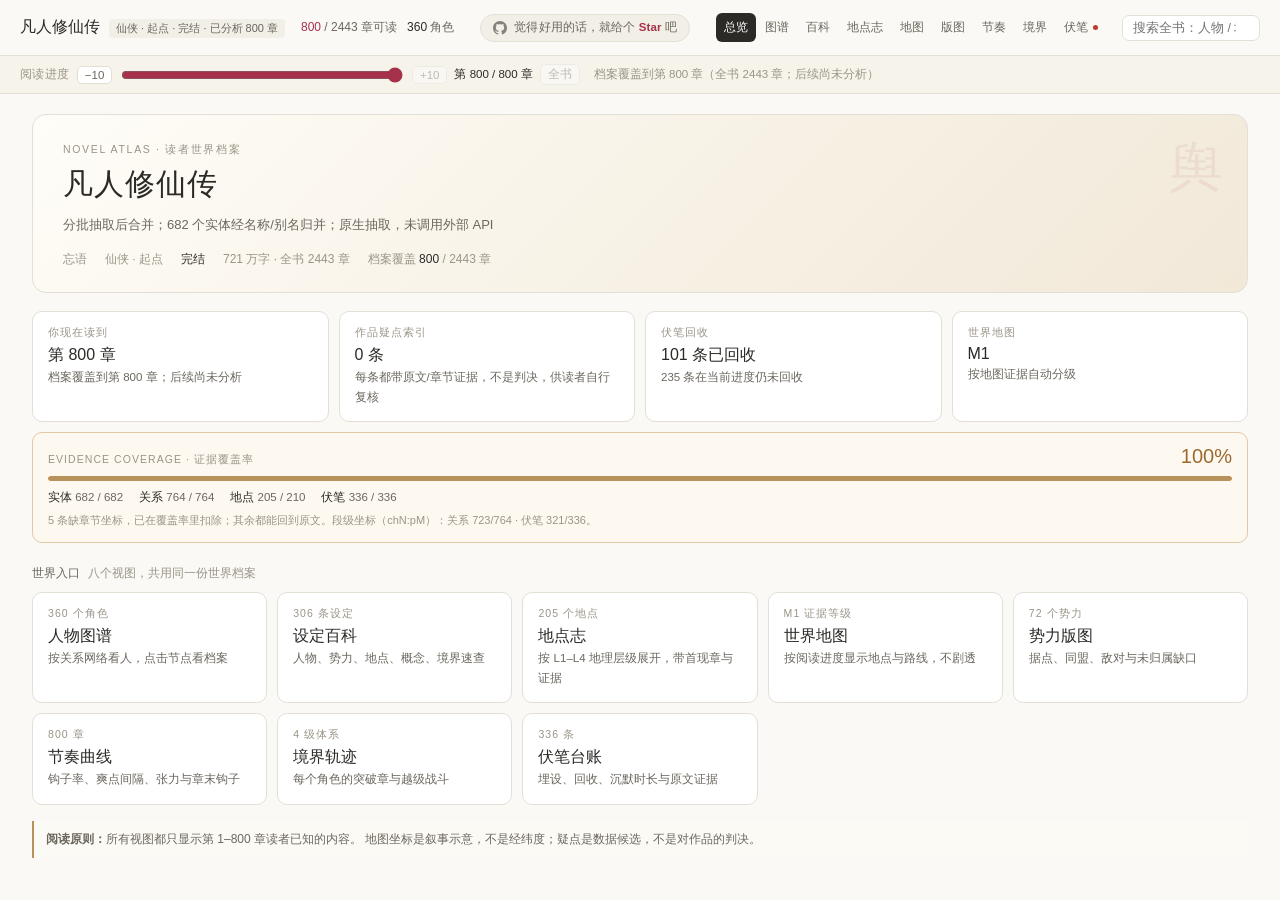
<file: index.html>
<!DOCTYPE html>
<html lang="zh-CN">
<head>
<meta charset="utf-8">
<meta name="viewport" content="width=device-width, initial-scale=1">
<title>Novel Atlas · 拆书成图</title>
<meta http-equiv="refresh" content="0; url=./demo/">
<style>
  html, body { height: 100%; margin: 0; }
  body {
    display: flex; flex-direction: column;
    align-items: center; justify-content: center; gap: 14px;
    background: #FAF9F5; color: #2B2A26;
    font-family: -apple-system, BlinkMacSystemFont, "PingFang SC", "Microsoft YaHei", sans-serif;
  }
  h1 { font-size: 20px; font-weight: 500; margin: 0; letter-spacing: .02em; }
  p { font-size: 13px; color: #8A8578; margin: 0; }
  a {
    margin-top: 10px; font-size: 13px; color: #A6314A;
    text-decoration: none; border-bottom: 1px solid currentColor; padding-bottom: 2px;
  }
</style>
</head>
<body>
  <h1>Novel Atlas</h1>
  <p>正在进入网文设定图谱…</p>
  <a href="./demo/">如果没有自动跳转，点这里</a>
</body>
</html>
</file>
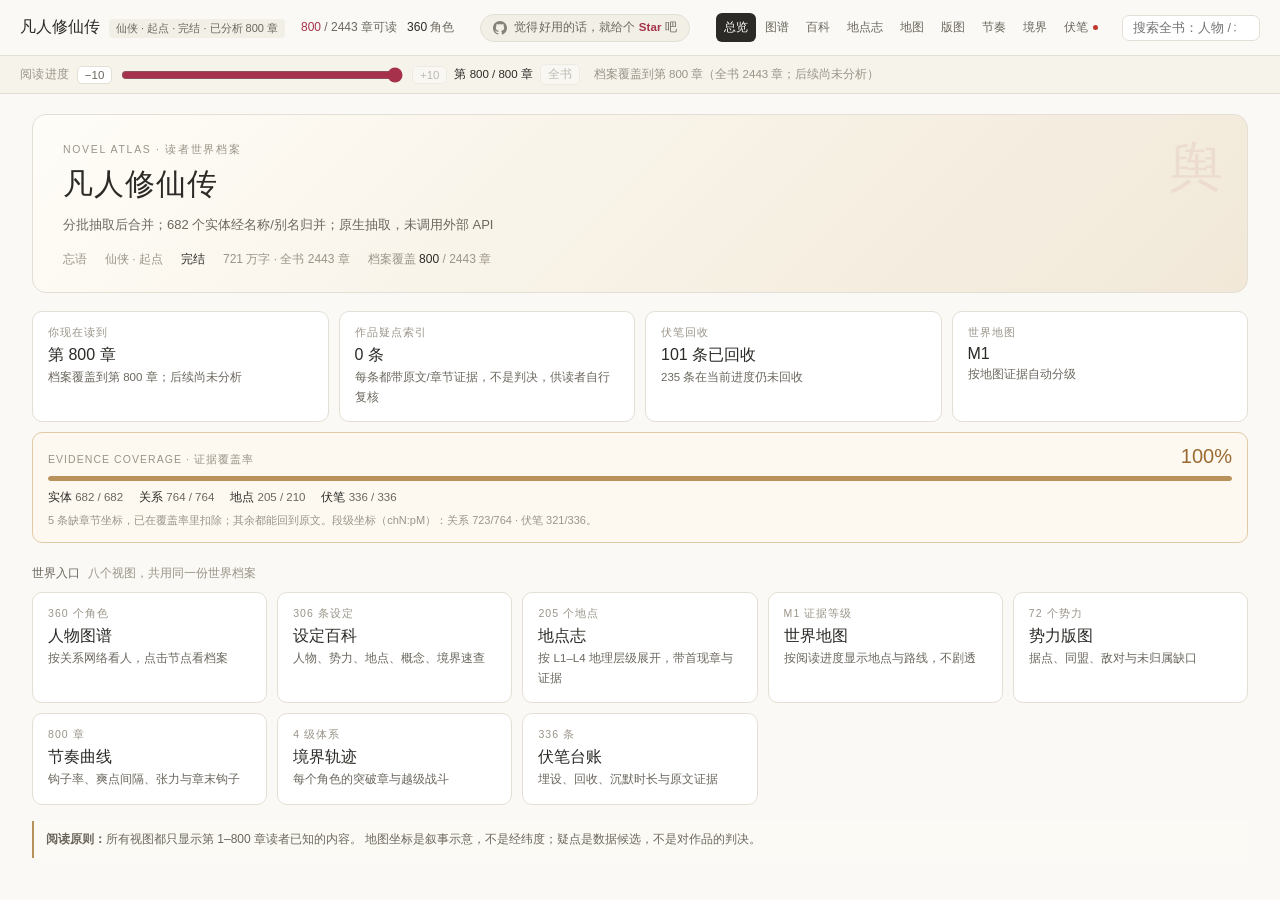
<file: demo/index.html>
<!DOCTYPE html>
<html lang="zh-CN">
<head>
<meta charset="utf-8">
<meta name="viewport" content="width=device-width, initial-scale=1">
<title>凡人修仙传 · Novel Atlas</title>
<style>
  :root {
    --paper: #FAF9F5;
    --ink: #2B2A26;
    --ink-2: #6B675E;
    --ink-3: #9A9488;
    --line: #E3DFD5;
    --crimson: #A6314A;
    --indigo: #3D6B7D;
    --gold: #B8925A;
    --danger: #C0392B;
    --ok: #5A7A5E;
  }
  * { box-sizing: border-box; }
  /* hidden 属性必须真的隐藏。本文件里 .map-fallback / .map-tray 等用了 display:flex，
     类选择器优先级高于 UA 的 [hidden]{display:none}，会让一个 position:absolute;inset:0
     的透明层盖住地图画布，吃掉滚轮与右键事件。 */
  [hidden] { display: none !important; }
  html, body { height: 100%; margin: 0; }
  body {
    display: flex; flex-direction: column;
    font-family: -apple-system, BlinkMacSystemFont, "PingFang SC", "Microsoft YaHei", "Noto Sans SC", sans-serif;
    background: var(--paper); color: var(--ink); overflow: hidden;
    -webkit-font-smoothing: antialiased;
  }

  /* 实体类型图标：人物 / 势力 / 器物 / 妖兽 */
  .entity-icon {
    display: inline-flex; align-items: center; justify-content: center;
    flex: none; width: 16px; height: 16px;
    color: var(--ink-2); vertical-align: -3px;
  }
  .entity-icon svg {
    width: 100%; height: 100%; display: block;
    fill: none; stroke: currentColor; stroke-width: 1.65;
    stroke-linecap: round; stroke-linejoin: round;
  }
  .entity-icon-character { color: var(--crimson); }
  .entity-icon-org { color: var(--indigo); }
  .entity-icon-item { color: var(--gold); }
  .entity-icon-creature { color: var(--ok); }
  .entity-icon-sm { width: 14px; height: 14px; }
  .entity-icon-lg { width: 20px; height: 20px; }

  /* 顶部 GitHub Star 入口：嵌在 header 中间，不占独立横条 */
  .gh-star-strip {
    display: flex; align-items: center; justify-content: center; gap: 7px;
    height: 28px; padding: 0 12px; flex: none;
    margin-left: auto; margin-right: auto;
    border: 1px solid var(--line); border-radius: 999px;
    background: #F2EFE7; color: var(--ink-2);
    font-size: 11.5px; letter-spacing: .01em; text-decoration: none;
    white-space: nowrap; transition: background .15s, color .15s, border-color .15s;
  }
  .gh-star-strip:hover { background: #EDE8DC; color: var(--ink); border-color: #D8D1C1; }
  .gh-star-icon { width: 14px; height: 14px; flex: none; display: block; opacity: .8; }
  .gh-star-text b { color: var(--crimson); font-weight: 600; }
  .gh-star-repo { color: var(--ink-3); font-size: 10.5px; }
  .gh-star-strip:hover .gh-star-repo { color: var(--ink-2); }
  .gh-star-arrow { color: var(--ink-3); font-size: 11px; }

  header {
    height: 56px; display: flex; align-items: center; gap: 16px;
    padding: 0 20px; border-bottom: 1px solid var(--line);
    background: rgba(250,249,245,0.94); backdrop-filter: blur(8px);
    flex-wrap: nowrap; overflow: hidden; flex: none; width: 100%;
  }
  .brand { display: flex; align-items: baseline; gap: 9px; flex: none; }
  .brand h1 { font-size: 16px; font-weight: 500; margin: 0; white-space: nowrap; }
  .brand .tag {
    font-size: 11px; padding: 2px 7px; border-radius: 4px;
    background: #F2EFE7; color: var(--ink-2); white-space: nowrap;
  }
  .stats { display: flex; gap: 14px; font-size: 12px; color: var(--ink-2); flex: none; }
  .stats b { font-weight: 500; color: var(--ink); }
  .stats .cov b { color: var(--crimson); }
  .stats span { white-space: nowrap; }

  .tabs { display: flex; gap: 1px; margin-left: 0; flex: none; }
  .tab {
    padding: 6px 12px; font-size: 12.5px; color: var(--ink-2);
    background: none; border: none; border-radius: 6px; cursor: pointer;
    font-family: inherit; white-space: nowrap;
  }
  .tab:hover { background: rgba(0,0,0,0.035); }
  .tab.on { background: var(--ink); color: #fff; }
  .tab .dot {
    display: inline-block; width: 5px; height: 5px; border-radius: 50%;
    background: var(--danger); margin-left: 5px; vertical-align: middle;
  }

  /* ---------- 读者进度条 ---------- */
  #readerBar {
    height: 38px; display: flex; align-items: center; gap: 14px;
    padding: 0 20px; border-bottom: 1px solid var(--line);
    background: #F6F3EB; color: var(--ink-2);
    font-size: 11.5px; overflow: hidden; flex: none;
  }
  #readerBar .reader-progress { display: flex; align-items: center; gap: 7px; flex: none; }
  #readerBar .rp-label { color: var(--ink-3); letter-spacing: .04em; }
  #readerBar input[type=range] {
    width: clamp(120px, 22vw, 320px); accent-color: var(--crimson);
    cursor: pointer;
  }
  #readerBar .rp-step, #readerBar .rp-all {
    border: 1px solid var(--line); background: #fff; color: var(--ink-2);
    border-radius: 5px; font: inherit; padding: 2px 7px; cursor: pointer;
  }
  #readerBar .rp-step:hover, #readerBar .rp-all:hover { border-color: #C9C2B2; }
  #readerBar .rp-step:disabled, #readerBar .rp-all:disabled { opacity: .4; cursor: default; }
  #readerBar #cutoffLabel { color: var(--ink); font-weight: 500; white-space: nowrap; }
  #readerBar .reader-hint {
    color: var(--ink-3); white-space: nowrap; overflow: hidden; text-overflow: ellipsis;
  }
  #readerBar .is-future { color: var(--danger); }

  main { display: flex; flex: 1; min-width: 0; min-height: 0; width: 100%; position: relative; }

  /* ---------- 总览 / 疑点 ---------- */
  .home-hero {
    border: 1px solid var(--line); border-radius: 14px; background:
      linear-gradient(135deg, #FFFDF8 0%, #F7F1E5 55%, #F1E8D8 100%);
    padding: 28px 30px 24px; margin-bottom: 18px; position: relative; overflow: hidden;
  }
  .home-hero:after {
    content: "舆"; position: absolute; right: 24px; top: 16px; font-size: 54px;
    color: rgba(166,49,74,0.08); font-family: "Songti SC", "STSong", serif;
  }
  .home-kicker { font-size: 10.5px; letter-spacing: .16em; color: var(--ink-3); margin-bottom: 7px; }
  .home-title { font-size: 30px; font-weight: 500; margin: 0 0 8px; letter-spacing: .03em; }
  .home-sub { color: var(--ink-2); font-size: 13px; line-height: 1.8; max-width: 760px; }
  .home-meta { margin-top: 15px; display: flex; gap: 18px; flex-wrap: wrap; font-size: 12px; color: var(--ink-3); }
  .home-meta b { color: var(--ink); font-weight: 500; }
  .home-grid { display: grid; grid-template-columns: repeat(auto-fit, minmax(220px, 1fr)); gap: 10px; }
  .home-card {
    border: 1px solid var(--line); border-radius: 10px; background: #fff;
    padding: 14px 15px; cursor: pointer; transition: border-color .15s, transform .15s;
  }
  .home-card:hover { border-color: #C9C2B2; transform: translateY(-1px); }
  .home-card.static { cursor: default; }
  .home-card.static:hover { border-color: var(--line); transform: none; }
  .home-card .hc-k { font-size: 10.5px; letter-spacing: .1em; color: var(--ink-3); }
  .home-card .hc-v { font-size: 16px; margin: 5px 0 2px; color: var(--ink); }
  .home-card .hc-n { font-size: 11.5px; color: var(--ink-2); line-height: 1.7; }
  .home-card.alarm .hc-v { color: var(--danger); }
  .home-note {
    margin: 16px 0 0; border-left: 2px solid var(--gold); padding: 8px 0 8px 12px;
    color: var(--ink-2); font-size: 12px; line-height: 1.8; background: #FCFAF4;
  }
  /* 证据覆盖率：读者能直接看到多少条目带坐标，而不是只听「有证据」 */
  .evidence-card {
    margin: 10px 0 0; border: 1px solid var(--line); border-radius: 10px;
    background: #fff; padding: 13px 15px 12px;
  }
  .evidence-card.warn { border-color: #E2C9A6; background: #FDF9F1; }
  .evidence-head { display: flex; align-items: baseline; justify-content: space-between; gap: 12px; }
  .evidence-kicker { font-size: 10.5px; letter-spacing: .1em; color: var(--ink-3); }
  .evidence-pct { font-size: 20px; font-weight: 500; color: var(--ink); line-height: 1; }
  .evidence-card.warn .evidence-pct { color: #9A6A30; }
  .evidence-bar { height: 5px; border-radius: 3px; background: #EFEAE0; margin: 9px 0 9px; overflow: hidden; }
  .evidence-bar i { display: block; height: 100%; border-radius: 3px; background: #5A7A5E; }
  .evidence-card.warn .evidence-bar i { background: #B8925A; }
  .evidence-grid { display: flex; flex-wrap: wrap; gap: 5px 16px; font-size: 11.5px; color: var(--ink-2); }
  .evidence-grid b { color: var(--ink); font-weight: 500; }
  .evidence-note { margin-top: 6px; font-size: 11px; color: var(--ink-3); line-height: 1.7; }
  .anomaly-head { display: flex; gap: 8px; align-items: center; flex-wrap: wrap; }
  .anomaly-sev { font-size: 10px; padding: 2px 7px; border-radius: 3px; white-space: nowrap; }
  .anomaly-sev.high { background: #FBEAE7; color: var(--danger); }
  .anomaly-sev.warning { background: #FBF2E2; color: #9A6A30; }
  .anomaly-sev.info { background: #EEF3F3; color: var(--indigo); }
  .anomaly-card {
    border: 1px solid var(--line); border-radius: 9px; background: #fff;
    padding: 13px 15px; margin-bottom: 9px;
  }
  .anomaly-card .ac-title { font-size: 13.5px; font-weight: 500; margin: 0 0 4px; }
  .anomaly-card .ac-meta { font-size: 11px; color: var(--ink-3); margin-bottom: 7px; }
  .anomaly-card .ac-detail { font-size: 12px; color: var(--ink-2); line-height: 1.8; }
  .anomaly-card .ac-ev { margin-top: 8px; padding: 7px 9px; background: #FBF8F1; border-radius: 5px; font-size: 11px; color: var(--ink-2); line-height: 1.75; }
  .anomaly-card .ac-note { margin-top: 7px; font-size: 11px; color: var(--ink-3); }
  .anomaly-card .ac-actions { margin-top: 8px; display: flex; gap: 6px; flex-wrap: wrap; }
  .anomaly-card .ac-actions button {
    border: 1px solid var(--line); background: #fff; border-radius: 5px; font: inherit;
    font-size: 11px; padding: 2px 8px; color: var(--ink-2); cursor: pointer;
  }
  .anomaly-card .ac-actions button:hover { border-color: #C9C2B2; }
  .anomaly-card.verified { opacity: .62; }
  .anomaly-empty { color: var(--ink-3); font-size: 12px; padding: 18px 0; }

  /* ---------- 全书搜索 ---------- */
  #searchPanel {
    position: fixed; top: 98px; right: 20px; width: min(460px, 92vw); max-height: 62vh;
    overflow-y: auto; background: #fff; border: 1px solid var(--line); border-radius: 10px;
    box-shadow: 0 16px 40px rgba(43,42,38,0.14); z-index: 20; padding: 8px;
  }
  #searchPanel .sp-title { font-size: 10.5px; color: var(--ink-3); letter-spacing: .08em; padding: 4px 7px 7px; }
  #searchPanel .sp-row {
    display: flex; align-items: flex-start; gap: 8px; padding: 7px 8px; border-radius: 6px;
    cursor: pointer; font-size: 12px; line-height: 1.6;
  }
  #searchPanel .sp-row:hover { background: #F7F4EC; }
  #searchPanel .sp-kind { flex: none; font-size: 10px; color: var(--ink-3); width: 32px; padding-top: 2px; }
  #searchPanel .sp-main { min-width: 0; }
  #searchPanel .sp-name { color: var(--ink); font-weight: 500; }
  #searchPanel .sp-desc { color: var(--ink-3); font-size: 11px; overflow: hidden; text-overflow: ellipsis; white-space: nowrap; }
  #searchPanel .sp-locked { color: var(--ink-3); cursor: default; }
  #searchPanel .sp-locked .sp-name { color: var(--ink-3); font-weight: 400; }
  #searchPanel .sp-empty { padding: 10px 8px 14px; color: var(--ink-3); font-size: 12px; }
  #stage { flex: 1; position: relative; min-width: 0; }
  /* touch-action: none —— 图谱/地图自己处理单指平移与双指缩放，
     否则浏览器会把触屏手势当成页面滚动，canvas 一个事件都收不到 */
  canvas { display: block; width: 100%; height: 100%; cursor: grab; touch-action: none; user-select: none; }
  canvas.dragging { cursor: grabbing; }

  #legend {
    position: absolute; left: 16px; bottom: 16px;
    display: flex; flex-wrap: wrap; gap: 4px 11px; max-width: 330px;
    font-size: 11px; color: var(--ink-2); pointer-events: none;
  }
  #legend span { display: inline-flex; align-items: center; gap: 5px; }
  #legend i { width: 8px; height: 8px; border-radius: 50%; }
  #legend .legend-types {
    display: flex; flex-wrap: wrap; flex-basis: 100%; gap: 4px 12px; color: var(--ink-3);
    padding-bottom: 3px; margin-bottom: 3px; border-bottom: 1px dashed #E4DFD4;
  }
  #legend .legend-types b { font-weight: 500; color: var(--ink-2); }
  #legend .legend-types .entity-icon { width: 14px; height: 14px; }
  #legend .rel-legend i {
    width: 15px; height: 0; border-radius: 0; background: none !important;
    border-top-width: 1.6px; border-top-style: solid;
  }
  /* 桌面不显示移动端图例按钮；手机端图例默认收起，避免遮住图谱 */
  .legend-toggle { display: none; }

  #hint {
    position: absolute; right: 16px; bottom: 16px;
    font-size: 11px; color: var(--ink-3); text-align: right; line-height: 1.7;
    pointer-events: none;
  }

  #graphTools {
    position: absolute; left: 16px; top: 16px; z-index: 6;
    display: flex; align-items: center; gap: 5px;
    padding: 5px 7px; border: 1px solid var(--line); border-radius: 8px;
    background: rgba(250,249,245,0.92); backdrop-filter: blur(6px);
    font-size: 11px; color: var(--ink-3);
  }
  #graphTools .gt-label { margin-right: 2px; }
  #graphTools button {
    border: 1px solid transparent; border-radius: 5px; padding: 3px 7px;
    background: none; color: var(--ink-2); font: inherit; cursor: pointer;
  }
  #graphTools button:hover { background: #F4F1E9; }
  #graphTools button.on { background: #2B2A26; color: #fff; }
  #graphTools select {
    max-width: 110px; border: 1px solid var(--line); border-radius: 5px;
    padding: 3px 5px; background: #fff; color: var(--ink-2);
    font: inherit; outline: none;
  }

  aside {
    display: none; position: absolute; top: 0; right: 0; bottom: 0; width: 348px;
    background: #fff; border-left: 1px solid var(--line);
    box-shadow: -10px 0 30px rgba(43,42,38,0.06);
    overflow-y: auto; padding: 20px 20px 40px; z-index: 5;
  }
  aside.open { display: block; animation: panelIn 0.26s cubic-bezier(.2,.8,.2,1); }
  @keyframes panelIn {
    from { opacity: 0; transform: translateX(16px); }
    to   { opacity: 1; transform: translateX(0); }
  }
  @keyframes panelBodyIn {
    from { opacity: 0; transform: translateY(7px); }
    to   { opacity: 1; transform: translateY(0); }
  }
  #panelBody.switch-in { animation: panelBodyIn 0.28s cubic-bezier(.2,.8,.2,1); }
  @media (prefers-reduced-motion: reduce) {
    aside.open, #panelBody.switch-in { animation: none; }
  }
  aside::-webkit-scrollbar { width: 8px; }
  aside::-webkit-scrollbar-thumb { background: #E0DCD2; border-radius: 4px; }

  .panel-close {
    position: absolute; top: 14px; right: 16px; width: 22px; height: 22px;
    border: none; background: none; cursor: pointer; color: var(--ink-3);
    font-size: 17px; line-height: 1; font-family: inherit;
  }
  .panel-close:hover { color: var(--ink); }

  .ent-name { font-size: 20px; font-weight: 500; margin: 0 0 4px; padding-right: 26px; display: flex; align-items: center; gap: 7px; }
  .ent-name .entity-icon { margin-top: -2px; }
  .ent-meta { font-size: 11.5px; color: var(--ink-3); margin-bottom: 12px; }
  .chips { display: flex; flex-wrap: wrap; gap: 5px; margin-bottom: 14px; }
  .chip { font-size: 11px; padding: 3px 8px; border-radius: 20px; background: #F4F1E9; color: var(--ink-2); }
  .chip.grp { color: #fff; }
  .ent-desc { font-size: 13px; line-height: 1.8; color: #45423B; margin: 0 0 16px; }

  .sec-title {
    font-size: 10.5px; letter-spacing: 0.08em; color: var(--ink-3);
    margin: 0 0 9px; font-weight: 500;
  }
  .rel-item {
    display: flex; align-items: center; gap: 8px; padding: 6px 0;
    border-bottom: 1px dashed #EFEBE1; font-size: 12.5px; cursor: pointer;
  }
  .rel-item:hover .rel-name { color: var(--crimson); }
  .rel-name { display: inline-flex; align-items: center; gap: 4px; }
  .rel-name .entity-icon { width: 12px; height: 12px; }
  .rel-dot { width: 6px; height: 6px; border-radius: 50%; flex: none; }
  .rel-label { color: var(--ink-3); font-size: 11px; margin-left: auto; text-align: right; }

  .attrs { font-size: 12px; line-height: 1.95; color: var(--ink-2); }
  .attrs b { color: var(--ink); font-weight: 500; }

  .power-list { font-size: 12px; }
  .power-row {
    display: grid; grid-template-columns: 56px 1fr; gap: 8px;
    padding: 5px 0; border-bottom: 1px dashed #EFEBE1;
  }
  .power-ch { color: var(--ink-3); font-size: 11px; }
  .power-realm { color: var(--ink); }
  .power-note { color: var(--ink-3); font-size: 11px; }

  /* ---------- 通用视图容器 ---------- */
  .view {
    flex: 1; min-width: 0; width: 100%;
    padding: 20px 32px 48px; overflow-y: auto; height: 100%;
  }
  .pager {
    display: flex; align-items: center; justify-content: center;
    gap: 7px; flex-wrap: wrap; margin: 18px 0 4px;
    font-size: 11.5px; color: var(--ink-3);
  }
  .pager button {
    min-width: 28px; height: 26px; padding: 0 9px;
    border: 1px solid var(--line); border-radius: 6px;
    background: #fff; color: var(--ink-2); cursor: pointer;
    font: inherit; transition: border-color .15s, background .15s;
  }
  .pager button:hover:not(:disabled) { border-color: #C9C2B2; background: #FCFBF7; }
  .pager button.on { background: #2B2A26; border-color: #2B2A26; color: #fff; }
  .pager button:disabled { opacity: .35; cursor: default; }
  .view::-webkit-scrollbar { width: 8px; }
  .view::-webkit-scrollbar-thumb { background: #E0DCD2; border-radius: 4px; }
  .view h2 {
    font-size: 12px; font-weight: 500; color: var(--ink-2);
    margin: 22px 0 10px; display: flex; align-items: center; gap: 8px;
  }
  .view h2:first-child { margin-top: 0; }
  .view h2 .n { color: var(--ink-3); font-weight: 400; }

  /* 百科 */
  .grid { display: grid; grid-template-columns: repeat(auto-fill, minmax(148px, 1fr)); gap: 9px; }
  .card {
    padding: 11px 13px; border: 1px solid var(--line); border-radius: 9px;
    background: #fff; cursor: pointer; transition: border-color .15s, transform .15s;
  }
  .card:hover { border-color: #C9C2B2; transform: translateY(-1px); }
  .card-type {
    display: inline-flex; align-items: center; gap: 5px;
    font-size: 10px; line-height: 1;
    padding: 4px 7px; margin-bottom: 6px; border-radius: 3px;
    background: #F3F0E8; color: var(--ink-3);
  }
  .card-type .entity-icon { width: 13px; height: 13px; }
  .card .n { font-size: 13.5px; font-weight: 500; margin-bottom: 3px; display: flex; align-items: center; gap: 6px; }
  .card .n .entity-icon { width: 15px; height: 15px; }
  .card .d {
    font-size: 11px; color: var(--ink-3); line-height: 1.5;
    overflow: hidden; display: -webkit-box; -webkit-line-clamp: 2; -webkit-box-orient: vertical;
  }

  /* 地点志 */
  .geo-note {
    font-size: 11px; color: var(--ink-3); line-height: 1.7;
    margin: -2px 0 14px; max-width: 900px;
  }
  .geo-stage-strip {
    display: flex; gap: 6px; flex-wrap: wrap; margin-bottom: 14px;
  }
  .geo-stage-chip {
    display: inline-flex; align-items: center; gap: 6px;
    padding: 5px 9px; border: 1px solid var(--line); border-radius: 7px;
    background: #fff; font-size: 10.5px; color: var(--ink-2);
  }
  .geo-stage-chip i {
    width: 7px; height: 7px; border-radius: 50%; display: inline-block;
  }
  .geo-stage-chip b { font-weight: 500; color: var(--ink); }
  .geo-stage-chip span { color: var(--ink-3); }

  .geo-layout {
    display: grid; grid-template-columns: minmax(360px, 0.78fr) minmax(0, 1.22fr);
    gap: 18px; align-items: start;
  }
  .geo-tree-panel {
    background: #fff; border: 1px solid var(--line); border-radius: 11px;
    overflow: hidden;
  }
  .geo-tree-head {
    display: flex; align-items: baseline; justify-content: space-between; gap: 10px;
    padding: 11px 14px; border-bottom: 1px solid #F2EFE7;
    font-size: 11.5px; color: var(--ink-3);
  }
  .geo-tree-head b { font-size: 13px; font-weight: 500; color: var(--ink); }
  .geo-row {
    display: grid; grid-template-columns: 16px 8px minmax(0, 1fr) auto auto;
    align-items: center; gap: 7px;
    min-height: 32px; padding: 5px 11px 5px 0;
    border-bottom: 1px solid #F6F2EA;
    cursor: pointer;
  }
  .geo-row:hover { background: #FCFBF7; }
  .geo-row.on { background: #FBF3EE; box-shadow: inset 3px 0 var(--crimson); }
  .geo-toggle {
    border: none; background: none; padding: 0; color: var(--ink-3);
    font: 12px/1 monospace; cursor: pointer; text-align: center;
  }
  .geo-toggle.leaf { visibility: hidden; }
  .geo-dot { width: 7px; height: 7px; border-radius: 50%; display: inline-block; }
  .geo-name { font-size: 12.5px; color: var(--ink); white-space: nowrap; overflow: hidden; text-overflow: ellipsis; }
  .geo-lv {
    display: inline-block; min-width: 20px; margin-right: 4px;
    padding: 1px 3px; border-radius: 3px; background: #F0ECE2;
    color: var(--ink-3); font: 9px/1.4 -apple-system, "PingFang SC", sans-serif;
    font-style: normal; text-align: center; vertical-align: 1px;
  }
  .geo-lv.l1 { color: #8A4B3A; background: #F7E9E1; }
  .geo-lv.l2 { color: #5B6650; background: #EEF1E7; }
  .geo-lv.l3 { color: #5A6A73; background: #EAF0F2; }
  .geo-lv.l4 { color: #77716A; background: #F2EFE8; }
  .geo-path-lv {
    display: inline-block; margin-right: 4px; color: #A5A095;
    font: 9px/1.4 -apple-system, "PingFang SC", sans-serif; font-style: normal;
  }
  .geo-ch { font-size: 10px; color: var(--ink-3); white-space: nowrap; }
  .geo-owner {
    max-width: 94px; overflow: hidden; text-overflow: ellipsis;
    padding: 1px 5px; border-radius: 3px; font-size: 9.5px; white-space: nowrap;
    background: #F3F0E8; color: var(--ink-3);
  }
  .geo-owner.owned { color: #6B4A5A; background: #F6EEF1; }

  .geo-detail {
    position: sticky; top: 0;
    background: #fff; border: 1px solid var(--line); border-radius: 11px;
    padding: 17px 19px 20px; min-height: 260px;
  }
  .geo-detail-title {
    display: flex; align-items: baseline; gap: 10px; flex-wrap: wrap;
    margin: 0 0 4px; font-size: 20px; font-weight: 500;
  }
  .geo-meta { font-size: 11px; color: var(--ink-3); margin-bottom: 10px; }
  .geo-badges { display: flex; gap: 5px; flex-wrap: wrap; margin: 0 0 11px; }
  .geo-badge {
    border: 1px solid var(--line); border-radius: 4px; padding: 2px 7px;
    background: #FAF8F3; color: var(--ink-2); font-size: 10px;
  }
  .geo-badge.warn { color: #8A6D3B; background: #FDF8EC; border-color: #F0E3C8; }
  .geo-desc { font-size: 12px; line-height: 1.8; color: var(--ink-2); margin: 0 0 12px; }
  .geo-sec-title {
    font-size: 10.5px; color: var(--ink-3); letter-spacing: .08em;
    margin: 15px 0 6px; padding-top: 10px; border-top: 1px dashed #EFEBE1;
  }
  .geo-kv { display: grid; grid-template-columns: 58px 1fr; gap: 4px 10px; font-size: 11px; line-height: 1.65; }
  .geo-kv .k { color: var(--ink-3); }
  .geo-kv .v { color: var(--ink-2); }
  .geo-jump {
    border: none; background: none; padding: 0; margin: 0 5px 3px 0;
    color: var(--ink-2); font: inherit; cursor: pointer; border-bottom: 1px dotted #C9C2B2;
  }
  .geo-jump:hover { color: var(--crimson); }
  .geo-chip-row { display: flex; gap: 4px; flex-wrap: wrap; }
  .geo-org-card {
    display: grid; grid-template-columns: 92px 1fr auto; gap: 8px; align-items: center;
    border: 1px solid #EFE9DC; border-radius: 7px; background: #FCFBF7;
    padding: 8px 10px; margin-bottom: 5px;
  }
  .geo-org-card b { font-size: 11.5px; font-weight: 500; color: var(--ink); }
  .geo-org-card .geo-org-desc {
    font-size: 10.5px; color: var(--ink-2); line-height: 1.65;
    overflow: hidden; text-overflow: ellipsis; display: -webkit-box;
    -webkit-line-clamp: 2; -webkit-box-orient: vertical;
  }
  .geo-org-card .geo-org-link {
    border: 1px solid var(--line); background: #fff; border-radius: 4px;
    color: var(--ink-2); font: 10px/1.4 inherit; padding: 3px 6px; cursor: pointer;
  }
  .geo-org-card .geo-org-link:hover { color: var(--crimson); border-color: #C9C2B2; }
  .geo-org-card.gap { background: #FFFDF7; border-color: #F1E5CC; }
  .geo-org-card.gap b { color: #8A6D3B; }
  .geo-chip {
    border: 1px solid var(--line); border-radius: 5px; background: #FAF8F3;
    color: var(--ink-2); padding: 2px 6px; font-size: 10.5px; cursor: pointer;
    font-family: inherit; display: inline-flex; align-items: center; gap: 3px;
  }
  .geo-chip:hover { border-color: #C9C2B2; background: #fff; }
  .geo-evidence { margin-top: 3px; }
  .geo-ev-row {
    display: grid; grid-template-columns: 42px 1fr; gap: 8px;
    padding: 5px 0; border-bottom: 1px dashed #F0ECE2; cursor: pointer;
  }
  .geo-ev-row:hover { background: #FCFBF7; }
  .geo-ev-ch { font-size: 10px; color: var(--ink-3); }
  .geo-ev-body { font-size: 10.5px; color: var(--ink-2); line-height: 1.6; }
  .geo-ev-body b { font-weight: 500; color: var(--ink); }
  .geo-empty { font-size: 10.5px; color: var(--ink-3); line-height: 1.65; }

  /* ---------- 地图视图 ---------- */
  .map-wrap { display: flex; flex-direction: column; gap: 11px; height: 100%; }
  .map-toolbar { display: flex; align-items: center; gap: 8px; flex-wrap: wrap; }
  .map-mode { display: inline-flex; border: 1px solid var(--line); border-radius: 8px; overflow: hidden; background: #fff; }
  .map-mode button { border: none; background: none; padding: 5px 12px; font: 11.5px inherit; color: var(--ink-2); cursor: pointer; }
  .map-mode button + button { border-left: 1px solid var(--line); }
  .map-mode button.on { background: var(--ink); color: #fff; }
  .map-edit { display: inline-flex; gap: 5px; margin-left: auto; }
  .map-edit button {
    border: 1px solid var(--line); background: #fff; border-radius: 6px;
    padding: 4px 9px; font: 11.5px inherit; color: var(--ink-2); cursor: pointer;
  }
  .map-edit button.on { border-color: var(--crimson); color: var(--crimson); background: #FFF8F5; }
  .map-edit button:disabled { opacity: .4; cursor: default; }
  .map-inspector {
    display: flex; flex-wrap: wrap; align-items: center; gap: 7px 10px;
    margin: 0 0 8px; padding: 8px 12px; border: 1px solid #E4DFD4;
    border-radius: 8px; background: #FCFAF4; font-size: 11.5px; color: var(--ink-2);
  }
  .map-inspector .mi-head { display: inline-flex; align-items: baseline; gap: 7px; }
  .map-inspector .mi-head b { color: var(--ink); font-weight: 600; }
  .map-inspector .mi-head span, .map-inspector .mi-tip { color: var(--ink-3); font-size: 10.5px; }
  .map-inspector label { display: inline-flex; align-items: center; gap: 5px; }
  .map-inspector select {
    border: 1px solid var(--line); border-radius: 5px; background: #fff;
    padding: 3px 5px; font: 11px inherit; color: var(--ink-2); max-width: 150px;
  }
  .map-inspector button {
    border: 1px solid var(--line); background: #fff; border-radius: 6px;
    padding: 4px 8px; font: 11px inherit; color: var(--ink-2); cursor: pointer;
  }
  .map-inspector button:disabled { opacity: .4; cursor: default; }
  .map-toolbar select {
    border: 1px solid var(--line); border-radius: 6px; padding: 4px 7px;
    background: #fff; color: var(--ink-2); font: 11.5px inherit; outline: none; max-width: 220px;
  }
  .map-note-bar {
    font-size: 11px; color: var(--ink-3); line-height: 1.7;
    background: #FAF8F3; border: 1px dashed #E4DFD4; border-radius: 8px; padding: 7px 11px;
  }
  .map-stage {
    position: relative; flex: 1; min-height: 460px;
    border: 1px solid var(--line); border-radius: 11px; background: #E8DCC5; overflow: hidden;
  }
  .map-canvas { display: block; width: 100%; height: 100%; cursor: grab; touch-action: none; user-select: none; }
  .map-canvas.dragging { cursor: grabbing; }
  .map-legend {
    position: absolute; left: 14px; top: 12px; display: flex; flex-wrap: wrap;
    gap: 4px 11px; max-width: 420px; font-size: 11px; color: var(--ink-2); pointer-events: none;
    background: rgba(250,248,241,0.88); border: 1px solid rgba(201,194,178,0.5);
    border-radius: 8px; padding: 6px 10px;
  }
  .map-legend span { display: inline-flex; align-items: center; gap: 5px; }
  .map-legend i.dot { width: 8px; height: 8px; border-radius: 50%; }
  .map-legend i.dot.lg { width: 11px; height: 11px; }
  .map-legend i.dot.md { width: 8.5px; height: 8.5px; }
  .map-legend i.dot.sm { width: 5.5px; height: 5.5px; }
  .map-legend i.dot.hollow { background: #FBF8F1; border: 1.4px solid #9A9488; }
  .map-legend i.void-box { width: 13px; height: 10px; border: 1.4px dashed #C9B98F; border-radius: 3px; background: #F7F3EC; }
  .map-zoom { position: absolute; right: 14px; top: 12px; display: flex; gap: 4px; z-index: 5; }
  .map-zoom button {
    border: 1px solid var(--line); background: #fff; border-radius: 6px;
    padding: 4px 9px; font: 11.5px inherit; color: var(--ink-2); cursor: pointer;
  }
  .map-zoom button:hover { border-color: #C9C2B2; }
  .map-zoom .map-zoom-value {
    min-width: 54px; text-align: center; font-variant-numeric: tabular-nums;
    color: var(--ink); letter-spacing: .2px;
  }
  .map-legend i.lg-line { width: 16px; height: 0; border-top: 1.6px solid var(--ink-3); border-radius: 0; }
  .map-legend i.lg-line.dashed { border-top-style: dashed; }
  .map-legend i.lg-line.dotted { border-top-style: dotted; }
  .map-fallback { position: absolute; inset: 0; display: flex; flex-direction: column; align-items: center; justify-content: center; gap: 12px; padding: 30px; text-align: center; }
  .map-fallback .fb-card { max-width: 440px; border: 1px solid #F0E3C8; background: #FDF8EC; border-radius: 11px; padding: 18px 22px; }
  .map-fallback .fb-title { font-size: 13px; font-weight: 500; color: #8A6D3B; margin-bottom: 6px; }
  .map-fallback .fb-body { font-size: 11.5px; color: var(--ink-2); line-height: 1.7; }
  .map-fallback button {
    margin-top: 8px; border: 1px solid var(--line); background: #fff; border-radius: 7px;
    padding: 6px 13px; font: 12px inherit; color: var(--ink); cursor: pointer;
  }
  .map-fallback button:hover { border-color: #C9C2B2; }
  .map-tray { border: 1px dashed #D8D2C4; border-radius: 10px; background: #FBF9F4; padding: 10px 13px; }
  .map-tray-head { display: flex; align-items: center; gap: 8px; font-size: 11px; color: var(--ink-3); margin-bottom: 7px; }
  .map-tray-head b { color: var(--ink-2); font-weight: 500; }
  .map-tray .map-chip-row { display: flex; flex-wrap: wrap; gap: 5px; }
  .map-chip {
    border: 1px solid var(--line); border-radius: 5px; background: #fff; color: var(--ink-2);
    padding: 3px 8px; font-size: 10.5px; cursor: pointer; font-family: inherit;
    display: inline-flex; align-items: center; gap: 4px;
  }
  .map-chip:hover { border-color: #C9C2B2; }
  .map-footer { display: flex; align-items: center; gap: 14px; flex-wrap: wrap; font-size: 11px; color: var(--ink-3); }
  .map-footer .sat { display: inline-flex; gap: 8px; flex-wrap: wrap; }
  .map-footer .sat span { background: #F4F1E9; border-radius: 5px; padding: 2px 8px; color: var(--ink-2); }
  .map-empty { padding: 40px; text-align: center; font-size: 12px; color: var(--ink-3); }

  /* 势力版图 */
  .power-note {
    font-size: 11px; color: var(--ink-3); line-height: 1.7;
    margin: -2px 0 14px; max-width: 960px;
  }
  .power-metrics { display: flex; gap: 8px; flex-wrap: wrap; margin-bottom: 14px; }
  .power-toolbar { display: flex; align-items: center; gap: 6px; margin: -4px 0 12px; font-size: 10px; color: var(--ink-3); }
  .power-filter {
    border: 1px solid var(--line); background: #FAF8F3; color: var(--ink-2);
    border-radius: 4px; padding: 3px 7px; font: 10px/1.4 inherit; cursor: pointer;
  }
  .power-filter.on { background: #F1EDE3; border-color: #C9C2B2; color: var(--ink); }
  .power-metric {
    background: #fff; border: 1px solid var(--line); border-radius: 8px;
    padding: 8px 11px; min-width: 96px;
  }
  .power-metric .v { font-size: 17px; font-weight: 500; line-height: 1.2; }
  .power-metric .k { font-size: 10px; color: var(--ink-3); margin-top: 2px; }
  .power-wrap { overflow-x: auto; border: 1px solid var(--line); border-radius: 11px; background: #fff; }
  .power-table { width: 100%; min-width: 920px; border-collapse: collapse; font-size: 11px; table-layout: fixed; }
  .power-table th {
    text-align: left; font-weight: 400; color: var(--ink-3); background: #FAF8F3;
    padding: 9px 11px; border-bottom: 1px solid var(--line); white-space: nowrap;
  }
  .power-table td { padding: 10px 11px; border-bottom: 1px solid #F2EFE7; vertical-align: top; line-height: 1.6; }
  .power-table tr:last-child td { border-bottom: none; }
  .power-table tr.power-gap-row td { padding-top: 6px; padding-bottom: 6px; background: #FFFDF9; }
  .power-table tr.power-gap-row .power-status {
    display: -webkit-box; -webkit-line-clamp: 1; -webkit-box-orient: vertical;
    overflow: hidden; color: var(--ink-3);
  }
  .power-table th:nth-child(1) { width: 170px; }
  .power-table th:nth-child(2) { width: 38%; }
  .power-table th:nth-child(3) { width: 72px; }
  .power-table th:nth-child(4) { width: 22%; }
  .power-table th:nth-child(5) { width: 18%; }
  .power-org {
    border: none; background: none; padding: 0; font: inherit;
    font-size: 13px; font-weight: 500; color: var(--ink); cursor: pointer; text-align: left;
    display: inline-flex; align-items: center; gap: 4px;
  }
  .power-org:hover { color: var(--crimson); }
  .power-sub { display: block; font-size: 9.5px; color: var(--ink-3); margin-top: 2px; line-height: 1.5; }
  .power-places { display: flex; flex-wrap: wrap; gap: 4px; }
  .power-place {
    border: 1px solid var(--line); border-radius: 4px; background: #FAF8F3;
    color: var(--ink-2); padding: 2px 5px; font-size: 10px; cursor: pointer;
    font-family: inherit;
  }
  .power-place:hover { border-color: #C9C2B2; background: #fff; }
  .power-place small { color: var(--ink-3); margin-left: 3px; }
  .power-gap { color: var(--ink-3); font-size: 10px; }
  .power-status { color: var(--ink-3); font-size: 10.5px; }
  .power-rel { font-size: 10.5px; line-height: 1.6; }
  .power-rel .enemy { color: var(--danger); }
  .power-rel .ally { color: var(--ok); }
  .power-extra {
    display: grid; grid-template-columns: 1fr 1fr; gap: 10px; margin-top: 14px;
  }
  .power-extra-card {
    background: #fff; border: 1px solid var(--line); border-radius: 9px; padding: 11px 13px;
  }
  .power-extra-card h3 { font-size: 11px; font-weight: 500; color: var(--ink-2); margin: 0 0 7px; }
  .power-extra-card .chips { display: flex; flex-wrap: wrap; gap: 4px; }
  .power-extra-card p { font-size: 10.5px; color: var(--ink-3); line-height: 1.65; margin: 4px 0 0; }

  /* 节奏 */
  .rhythm-wrap { background: #fff; border: 1px solid var(--line); border-radius: 11px; padding: 16px 14px 8px; }
  .metric-row { display: flex; gap: 10px; flex-wrap: wrap; margin-bottom: 16px; }
  .metric {
    flex: 1; min-width: 130px; background: #fff; border: 1px solid var(--line);
    border-radius: 9px; padding: 12px 14px;
  }
  .metric .k { font-size: 11px; color: var(--ink-3); margin-bottom: 5px; }
  .metric .v { font-size: 20px; font-weight: 500; line-height: 1.2; }
  .metric .b { font-size: 10.5px; color: var(--ink-3); margin-top: 3px; }
  .metric.warn .v { color: var(--danger); }

  .sample-note {
    font-size: 11.5px; color: #8A6D3B; background: #FDF8EC;
    border: 1px solid #F0E3C8; border-radius: 7px;
    padding: 7px 11px; margin-bottom: 14px;
  }

  .ch-list { margin-top: 6px; }
  .ch-row {
    display: grid; grid-template-columns: 52px 1fr auto; gap: 12px;
    padding: 9px 0; border-bottom: 1px solid #F2EFE7; cursor: pointer;
  }
  .ch-row:hover { background: #FCFBF7; }
  .ch-no { font-size: 11px; color: var(--ink-3); padding-top: 2px; }
  .ch-title { font-size: 13px; margin-bottom: 3px; }
  .ch-hook { font-size: 11.5px; color: var(--ink-2); }
  .ch-hook::before { content: '钩子 · '; color: var(--ink-3); }
  .ch-badge {
    font-size: 10.5px; padding: 2px 7px; border-radius: 4px;
    background: #F2EFE7; color: var(--ink-2); height: fit-content; white-space: nowrap;
  }

  /* 境界 */
  .realm-ladder { display: flex; gap: 8px; margin-bottom: 6px; flex-wrap: wrap; }
  .realm-step {
    flex: 1; min-width: 110px; border-radius: 9px; padding: 10px 12px;
    color: var(--ink); border: 1px solid var(--line);
  }
  .realm-step .rn { font-size: 14px; font-weight: 500; margin-bottom: 3px; }
  .realm-step .rs { font-size: 10.5px; color: var(--ink-2); }
  .realm-step .rbar { display: flex; gap: 2px; margin-top: 8px; height: 7px; }
  .realm-step .rbar i { flex: 1; border-radius: 1.5px; }

  .gantt { background: #fff; border: 1px solid var(--line); border-radius: 11px; padding: 14px 12px 6px; overflow-x: auto; }
  .gantt-note { font-size: 10.5px; color: var(--ink-3); margin: -2px 0 9px; line-height: 1.6; }
  .gantt-row { display: grid; grid-template-columns: 62px 1fr 76px; gap: 10px; align-items: center; height: 26px; }
  .gantt-name { font-size: 11.5px; color: var(--ink-2); text-align: right; padding-right: 4px; cursor: pointer; white-space: nowrap; overflow: hidden; text-overflow: ellipsis; }
  .gantt-name:hover { color: var(--crimson); }
  .gantt-row.main .gantt-name { color: var(--ink); font-weight: 500; }
  .gantt-track { position: relative; height: 14px; background: #EDE9DF; border-radius: 3px; overflow: hidden; }
  .gantt-seg { position: absolute; top: 0; height: 14px; cursor: pointer; box-shadow: inset -1px 0 0 rgba(255,255,255,0.85); }
  .gantt-seg:hover { outline: 1.5px solid var(--crimson); outline-offset: 1px; }
  .gantt-now { font-size: 11px; color: var(--ink); padding-left: 8px; white-space: nowrap; }
  .gantt-axis { position: relative; height: 18px; margin-top: 4px; margin-left: 72px; margin-right: 86px; }
  .gantt-tick { position: absolute; font-size: 10px; color: var(--ink-3); transform: translateX(-50%); }

  .battle-row {
    display: grid; grid-template-columns: 52px 1fr auto; gap: 12px;
    align-items: center; padding: 9px 0; border-bottom: 1px solid #F2EFE7; font-size: 12.5px;
  }
  .battle-vs { display: flex; align-items: center; gap: 8px; flex-wrap: wrap; }
  .battle-vs b { font-weight: 500; color: var(--ink-2); font-size: 11.5px; }
  .battle-vs .vs { color: var(--ink-3); font-size: 11px; }

  /* 伏笔 */
  .fs-summary { display: flex; gap: 9px; margin-bottom: 16px; flex-wrap: wrap; }
  .fs-stat {
    flex: 1; min-width: 100px; border-radius: 9px; padding: 11px 13px;
    border: 1px solid var(--line); background: #fff;
    cursor: pointer; transition: border-color .15s, background .15s, box-shadow .15s;
  }
  .fs-stat:hover { border-color: #C9C2B2; background: #FCFBF7; }
  .fs-stat.on { border-color: var(--gold); background: #FFFDF6; box-shadow: inset 0 0 0 1px rgba(184,146,90,.18); }
  .fs-stat:focus-visible { outline: 2px solid var(--gold); outline-offset: 2px; }
  .fs-stat .v { font-size: 21px; font-weight: 500; line-height: 1.1; }
  .fs-stat .k { font-size: 11px; color: var(--ink-3); margin-top: 3px; }
  .fs-stat.alarm { border-color: #EBC9C4; background: #FDF6F4; }
  .fs-stat.alarm .v { color: var(--danger); }
  .fs-stat.alarm.on { border-color: #D9A79F; background: #FDF1EF; }
  .fs-empty { padding: 26px 0 18px; text-align: center; font-size: 12px; color: var(--ink-3); }

  .fs-row { padding: 11px 0; border-bottom: 1px solid #F2EFE7; }
  .fs-head { display: flex; align-items: baseline; gap: 8px; margin-bottom: 5px; }
  .fs-content { font-size: 13px; flex: 1; }
  .fs-badge { font-size: 10.5px; padding: 2px 7px; border-radius: 4px; white-space: nowrap; }
  .fs-meta { font-size: 11px; color: var(--ink-3); margin-bottom: 6px; }
  .fs-evidence {
    margin: -1px 0 7px; padding-left: 9px; border-left: 2px solid #E8E2D6;
    font-size: 10.5px; color: #8A8579; line-height: 1.65;
  }
  .fs-evidence b { color: var(--ink-2); font-weight: 500; }
  .fs-bar { position: relative; height: 6px; background: #F2EFE7; border-radius: 3px; }
  .fs-bar .span { position: absolute; height: 6px; border-radius: 3px; }
  .fs-bar .over { position: absolute; height: 6px; border-radius: 3px;
    background: repeating-linear-gradient(45deg, #E8A79D, #E8A79D 3px, #F5D3CD 3px, #F5D3CD 6px); }
  .fs-row:hover { background: #FCFBF7; }

  input[type=search] {
    font-family: inherit; font-size: 12.5px; padding: 5px 10px; width: 138px; flex: none;
    border: 1px solid var(--line); border-radius: 7px; background: #fff;
    color: var(--ink); outline: none; transition: border-color .15s, width .2s;
  }
  input[type=search]:focus { border-color: var(--gold); width: 176px; }

  @media (max-width: 1700px) {
    /* 中等桌面宽度收起仓库名，让中间 Star 入口不与两侧导航挤压 */
    .gh-star-repo { display: none; }
  }
  @media (max-width: 1500px) {
    /* 1440 级桌面给中间 Star 入口让位：保留覆盖与字数，收起角色/实体计数 */
    .stats .book, .stats .entities { display: none; }
  }
  @media (max-width: 1320px) {
    .gh-star-arrow { display: none; }
    .tab { padding: 6px 8px; font-size: 12px; }
    .stats { gap: 10px; }
  }
  @media (max-width: 1080px) {
    .geo-layout { grid-template-columns: 1fr; }
    .geo-detail { position: static; }
    .power-extra { grid-template-columns: 1fr; }
  }
  @media (max-width: 980px) { .stats { display: none; } .brand .tag { display: none; } }
  @media (max-width: 900px) {
    header { height: auto; min-height: 54px; flex-wrap: wrap; padding: 8px 12px; gap: 6px 10px; overflow: visible; }
    .brand { flex: 1 1 auto; min-width: 0; }
    .gh-star-strip {
      order: 3; flex: 1 1 100%; height: 28px; margin: 0; padding: 0 8px;
      border: 0; border-top: 1px solid var(--line); border-radius: 0;
      background: transparent;
    }
    .gh-star-strip:hover { background: transparent; }
    .tabs { order: 4; width: 100%; margin-left: 0; overflow-x: auto; padding-bottom: 2px; }
    .tab { flex: none; }
    #readerBar { height: auto; min-height: 42px; flex-wrap: wrap; padding: 6px 12px; gap: 5px 8px; }
    #readerBar input[type=range] { width: 120px; }
    #readerBar .reader-hint { white-space: normal; font-size: 10.5px; width: 100%; }
    #searchPanel { top: 152px; right: 10px; width: calc(100vw - 20px); max-height: 56vh; }
  }
  @media (max-width: 800px) { aside { width: 100%; } input[type=search] { width: 110px; } }
  @media (max-width: 600px) {
    .gh-star-strip { height: 28px; padding: 0 8px; gap: 6px; font-size: 11px; }
    .gh-star-repo, .gh-star-arrow { display: none; }
    .realm-step { flex: 1 1 calc(50% - 4px); min-width: 0; }
    header { padding: 8px 10px; }
    .brand h1 { font-size: 15px; }
    input[type=search] { width: 102px; font-size: 11px; padding: 4px 8px; }
    #readerBar { padding: 5px 10px; }
    #readerBar .reader-progress { width: 100%; flex-wrap: wrap; gap: 4px 6px; }
    #readerBar .rp-label { display: none; }
    #readerBar input[type=range] { flex: 1; min-width: 80px; width: auto; }
    #readerBar .rp-step, #readerBar .rp-all { font-size: 10px; padding: 1px 5px; }
    #readerBar #cutoffLabel { font-size: 10px; }
    .view { padding: 14px 14px 36px; }
    .home-hero { padding: 20px 18px 18px; }
    .home-title { font-size: 24px; }
    .home-grid { grid-template-columns: 1fr; }
    .home-meta { gap: 8px 12px; }

    /* 手机端图谱：画布优先，图例默认收起 */
    #graphTools { left: 10px; right: 10px; top: 10px; flex-wrap: wrap; }
    #hint { display: none; }
    #legend { display: none; }
    #legend.mobile-open {
      display: flex; left: 10px; right: 10px; bottom: 54px;
      max-width: none; max-height: 42vh; overflow-y: auto;
      padding: 10px 12px; border: 1px solid var(--line); border-radius: 10px;
      background: rgba(250,249,245,0.97); box-shadow: 0 8px 28px rgba(43,42,38,0.14);
      pointer-events: auto; z-index: 7;
    }
    .legend-toggle {
      display: inline-flex; align-items: center; justify-content: center;
      position: absolute; left: 12px; bottom: 12px; z-index: 7;
      height: 28px; padding: 0 11px; border: 1px solid var(--line); border-radius: 999px;
      background: rgba(250,249,245,0.95); color: var(--ink-2);
      font: 11px/1 inherit; cursor: pointer;
    }
    .legend-toggle[aria-expanded="true"] { background: #2B2A26; color: #fff; border-color: #2B2A26; }
  }
</style>
</head>
<body>

<header>
  <div class="brand">
    <h1 id="title">—</h1>
    <span class="tag" id="tag">—</span>
  </div>
  <div class="stats" id="stats"></div>
  <a class="gh-star-strip" href="https://github.com/cxknotjj/chinese-novel-atlas" target="_blank" rel="noopener noreferrer" aria-label="觉得好用的话，就给个 Star 吧：在 GitHub 打开 cxknotjj/chinese-novel-atlas">
    <svg class="gh-star-icon" viewBox="0 0 16 16" aria-hidden="true" focusable="false">
      <path fill="currentColor" d="M6.766 11.328c-2.063-.25-3.516-1.734-3.516-3.656 0-.781.281-1.625.75-2.188-.203-.515-.172-1.609.063-2.062.625-.078 1.468.25 1.968.703.594-.187 1.219-.281 1.985-.281.765 0 1.39.094 1.953.265.484-.437 1.344-.765 1.969-.687.218.422.25 1.515.046 2.047.5.593.766 1.39.766 2.203 0 1.922-1.453 3.375-3.547 3.64.531.344.89 1.094.89 1.954v1.625c0 .468.391.734.86.547C13.781 14.359 16 11.53 16 8.03 16 3.61 12.406 0 7.984 0 3.563 0 0 3.61 0 8.031a7.88 7.88 0 0 0 5.172 7.422c.422.156.828-.125.828-.547v-1.25c-.219.094-.5.156-.75.156-1.031 0-1.64-.562-2.078-1.609-.172-.422-.36-.672-.719-.719-.187-.015-.25-.093-.25-.187 0-.188.313-.328.625-.328.453 0 .844.281 1.25.86.313.452.64.655 1.031.655s.641-.14 1-.5c.266-.265.47-.5.657-.656"/>
    </svg>
    <span class="gh-star-text">觉得好用的话，就给个 <b>Star</b> 吧</span>
    <span class="gh-star-repo">github.com/cxknotjj/chinese-novel-atlas</span>
    <span class="gh-star-arrow" aria-hidden="true">↗</span>
  </a>
  <div class="tabs">
    <button class="tab on" data-view="home">总览</button>
    <button class="tab" data-view="graph">图谱</button>
    <button class="tab" data-view="wiki">百科</button>
    <button class="tab" data-view="geo">地点志</button>
    <button class="tab" data-view="map">地图</button>
    <button class="tab" data-view="power">版图</button>
    <button class="tab" data-view="rhythm">节奏</button>
    <button class="tab" data-view="realms">境界</button>
    <button class="tab" data-view="foreshadow">伏笔<span class="dot" id="fsDot" hidden></span></button>
  </div>
  <input type="search" id="search" placeholder="搜索全书：人物 / 地点 / 设定 / 伏笔">
</header>

<div id="readerBar">
  <div class="reader-progress">
    <span class="rp-label">阅读进度</span>
    <button id="cutoffPrev" class="rp-step" title="向前 10 章">−10</button>
    <input id="cutoff" type="range" min="1" max="1" value="1" step="1">
    <button id="cutoffNext" class="rp-step" title="向后 10 章">+10</button>
    <b id="cutoffLabel">第 1 章</b>
    <button id="cutoffAll" class="rp-all">全书</button>
  </div>
  <div id="readerHint" class="reader-hint">只显示当前进度之前的人物、地点、关系和地图层</div>
</div>

<div id="searchPanel" hidden></div>

<main>
  <div id="home" class="view"></div>
  <div id="stage">
    <canvas id="canvas"></canvas>
    <div id="graphTools">
      <span class="gt-label">范围</span>
      <button id="scopeCore" class="on">核心</button>
      <button id="scopeAll">全部</button>
      <select id="groupFilter" title="只看某个势力"></select>
    </div>
    <div id="legend"></div>
    <button id="legendToggle" class="legend-toggle" type="button" aria-controls="legend" aria-expanded="false">图例</button>
    <div id="hint">拖拽节点 · 滚轮缩放 · 悬停连线看关系 · 点击查看</div>
  </div>

  <div id="wiki" class="view" hidden></div>
  <div id="geo" class="view" hidden></div>
  <div id="map" class="view" hidden></div>
  <div id="power" class="view" hidden></div>
  <div id="rhythm" class="view" hidden></div>
  <div id="realms" class="view" hidden></div>
  <div id="foreshadow" class="view" hidden></div>
  <div id="anomalies" class="view" hidden></div>

  <aside id="panel">
    <button class="panel-close" id="panelClose">×</button>
    <div id="panelBody"></div>
  </aside>
</main>

<script src="./data.js"></script>
<script>(function () {
  // 渲染源码按职责拆在 template/viewer/*.js；build.py 会按文件名顺序拼到下面这个占位处。
  /* Novel Atlas viewer · 数据、截断、颜色与公共小工具
   职责：FULL_D / D / 阅读进度 / 调色板 / 实体索引 */
  const FULL_D = window.ATLAS_DATA;
  if (!FULL_D) {
    document.body.innerHTML = '<p style="padding:40px">未找到数据文件 samples/fictional/data.js</p>';
    return;
  }

  /* ================= 读者进度 ================= */
  function maxChapter(data) {
    return Math.max(
      ...(data.chapters || []).map(c => c.ch),
      ((data.meta.coverage || {}).chapters_done) || 0,
      1
    );
  }
  function titleKey(data) {
    return 'novel-atlas.cutoff.' + (data.meta.title || 'untitled');
  }
  function readCutoff(data) {
    const max = maxChapter(data);
    let value = null;
    try { value = localStorage.getItem(titleKey(data)); } catch (e) {}
    let q = new URLSearchParams(location.search).get('cutoff');
    if (q === null || q === '') {
      // 兼容 #cutoff-349 / #cutoff=349 这类旧地址
      const m = String(location.hash || '').match(/cutoff[-=](\d+)/);
      if (m) q = m[1];
    }
    if (q !== null && q !== '') value = Number(q);
    value = Number(value);
    if (!Number.isFinite(value) || value <= 0) value = max;
    return Math.max(1, Math.min(Math.round(value), max));
  }
  function cutForReader(full, cutoff) {
    const copy = JSON.parse(JSON.stringify(full));
    const c = Math.max(1, Math.min(cutoff, maxChapter(full)));
    const meta = full.meta || {};
    const done = (meta.coverage && meta.coverage.chapters_done) || maxChapter(full);
    const visibleEntity = e => typeof e.first_ch === 'number' && e.first_ch > 0 && e.first_ch <= c;
    const entityIds = new Set((full.entities || []).filter(visibleEntity).map(e => e.id));

    copy.entities = (full.entities || []).filter(visibleEntity).map(e => {
      const x = JSON.parse(JSON.stringify(e));
      x.power_history = (x.power_history || []).filter(p => typeof p.ch === 'number' && p.ch <= c);
      if (typeof x.last_ch === 'number' && x.last_ch > c) x.last_ch = null;
      return x;
    });
    copy.relations = (full.relations || []).filter(r =>
      typeof r.first_ch !== 'number' || (r.first_ch <= c && entityIds.has(r.s) && entityIds.has(r.t)));
    copy.chapters = (full.chapters || []).filter(ch => ch.ch <= c).map(ch => {
      const x = JSON.parse(JSON.stringify(ch));
      x.battles = (x.battles || []).filter(b => entityIds.has(b.a) && entityIds.has(b.b));
      return x;
    });

    copy.foreshadows = (full.foreshadows || []).filter(f =>
      typeof f.plant_ch === 'number' && f.plant_ch <= c).map(f => {
      const x = JSON.parse(JSON.stringify(f));
      if (typeof x.payoff_ch === 'number' && x.payoff_ch > c) {
        x.payoff_ch = null; x.payoff_quote = null;
      }
      if (typeof x.last_mention_ch === 'number' && x.last_mention_ch > c) x.last_mention_ch = null;
      return x;
    });

    copy.knowledge = (full.knowledge || []).filter(k => {
      const truth = typeof k.truth_ch === 'number' ? k.truth_ch : 0;
      const known = typeof k.reader_known_ch === 'number' ? k.reader_known_ch : truth;
      return truth > 0 && truth <= c && known <= c;
    }).map(k => {
      const x = JSON.parse(JSON.stringify(k));
      x.known_by = (x.known_by || []).filter(v =>
        typeof v.ch === 'number' && v.ch <= c && entityIds.has(v.entity));
      return x;
    });

    const placeIds = new Set((full.places || []).filter(p =>
      typeof p.first_ch === 'number' && p.first_ch <= c).map(p => p.id));
    copy.places = (full.places || []).filter(p => placeIds.has(p.id));
    copy.spatial_relations = (full.spatial_relations || []).filter(r =>
      placeIds.has(r.s) && placeIds.has(r.t) &&
      (typeof r.first_ch !== 'number' || r.first_ch <= c) &&
      (!r.evidence || typeof r.evidence.ch !== 'number' || r.evidence.ch <= c));
    copy.concepts = (full.concepts || []).filter(x =>
      typeof x.first_ch !== 'number' || x.first_ch <= c);
    copy.volumes = full.volumes || [];

    if (copy.map_layout && typeof copy.map_layout === 'object') {
      const ml = copy.map_layout;
      ml.nodes = (ml.nodes || []).filter(n => placeIds.has(n.place));
      ml.regions = (ml.regions || []).filter(r => !r.layer || placeIds.has(r.layer));
      const regionIds = new Set(ml.regions.map(r => r.id));
      ml.routes = (ml.routes || []).filter(r => placeIds.has(r.s) && placeIds.has(r.t));
      if (ml.terrain && typeof ml.terrain === 'object') {
        const keepRegion = x => !x.region || regionIds.has(x.region);
        ml.terrain = {
          ridges: (ml.terrain.ridges || []).filter(keepRegion),
          rivers: (ml.terrain.rivers || []).filter(keepRegion),
          lakes: (ml.terrain.lakes || []).filter(keepRegion),
          islets: ml.terrain.islets || []
        };
      }
      if (ml.atlas && typeof ml.atlas === 'object') {
        ml.atlas.stamps = (ml.atlas.stamps || []).filter(s =>
          (!s.attach || placeIds.has(s.attach)) && (!s.layer || placeIds.has(s.layer)));
        if (ml.atlas.markers) {
          ml.atlas.markers = Object.fromEntries(
            Object.entries(ml.atlas.markers).filter(([id]) => placeIds.has(id)));
        }
      }
    }

    const evCh = ev => {
      const m = String((ev && ev.coordinate) || '').match(/^ch(\d+)/);
      return m ? Number(m[1]) : null;
    };
    copy.anomalies = (full.anomalies || []).filter(a => {
      const rng = a.chapter_range || [];
      const end = rng.length > 1 ? Number(rng[1]) : Number(rng[0] || 0);
      if (end && end > c) return false;
      return (a.evidence || []).every(e => {
        const ch = evCh(e);
        return ch === null || ch <= c;
      });
    });

    copy._reader = {
      cutoff_ch: c,
      cut: c,
      analyzed_ch: done,
      chapter_max: maxChapter(full),
      total_chapters: meta.chapters || 0,
      analysis_complete: !!(meta.chapters && done >= meta.chapters),
      is_spoiler_safe: c < maxChapter(full)
    };
    return copy;
  }

  // let 而非 const：切换阅读进度时原地换掉，不刷新页面（见 applyCutoff）
  let CUTOFF = readCutoff(FULL_D);
  let D = cutForReader(FULL_D, CUTOFF);
  window.ATLAS_DATA = D;

  /* ================= 数据适配 ================= */
  let CHAPTERS = D.chapters || [];
  let REALMS = (D.realms || []).slice().sort((a, b) => a.order - b.order);
  let FORESHADOWS = D.foreshadows || [];
  let CURRENT_CH = (D._reader && D._reader.cutoff_ch) || Math.max(
    ...CHAPTERS.map(c => c.ch),
    (D.meta.coverage && D.meta.coverage.chapters_done) || 0,
    1
  );
  // 阈值与 scripts/merge.py、validate.py、export.py 保持一致：
  // 以「已分析到的章数」为跨度基准，下限 50 章。
  // 不能全用全书章数——只拆前 200 章时，2443 章的 15% 是 366，
  // 会让所有坑永远无法触发告警，功能形同失效。
  let FS_SPAN = Math.max(CURRENT_CH, 1);
  let FS_THRESHOLD = Math.max(50, Math.round(FS_SPAN * 0.15));

  // 阵营配色：按出现顺序动态分配，任何书都能用
  const PALETTE = ['#A6314A', '#3D6B7D', '#6B4A7A', '#B8925A', '#5A7A5E',
                   '#7A6A5A', '#7A8A9A', '#9A9488'];
  const GROUP_COLOR = {};
  [...new Set(D.entities.map(e => e.group))].forEach((g, i) => {
    GROUP_COLOR[g] = PALETTE[i % PALETTE.length];
  });
  // 每个境界用不同色相；同境界内再由浅到深表示小阶成长，突破后换色重新变浅。
  const REALM_COLOR = ['#4F7C8A', '#5C8A63', '#B08A4E', '#8C5470',
                       '#A64B45', '#6B6D8F', '#8A6A46', '#4F7F7A'];
  const REL_STYLE = {
    kinship:    { color: '#C9C2B2', width: 1.2, dash: [] },
    marriage:   { color: '#C0A06E', width: 1.8, dash: [] },
    romance:    { color: '#C97A8C', width: 1.6, dash: [5, 4] },
    service:    { color: '#D8D2C4', width: 1.0, dash: [2, 3] },
    mentorship: { color: '#9FB3BC', width: 1.2, dash: [6, 3] },
    alliance:   { color: '#A8B79C', width: 1.3, dash: [] },
    conflict:   { color: '#C25A5A', width: 1.6, dash: [1, 3] },
    social:     { color: '#D5CFC2', width: 0.9, dash: [] }
  };
  const REL_CN = {
    kinship: '血亲', marriage: '婚姻', romance: '情感', service: '主从',
    mentorship: '师承', alliance: '同盟', conflict: '敌对', social: '交游'
  };

  /* 实体类型图标：人物 / 势力 / 器物 / 妖兽，线稿 SVG 随文字颜色走 */
  const TYPE_NAME = { character: '人物', org: '势力', item: '器物', creature: '妖兽' };
  const ENTITY_ICON = {
    character: `<svg viewBox="0 0 20 20" aria-hidden="true" focusable="false">
      <circle cx="10" cy="6.2" r="2.8"></circle>
      <path d="M4.6 16.8c.4-3.8 2.5-5.8 5.4-5.8s5 2 5.4 5.8"></path>
    </svg>`,
    org: `<svg viewBox="0 0 20 20" aria-hidden="true" focusable="false">
      <path d="M3.4 8.2 10 3.8l6.6 4.4"></path>
      <path d="M5.1 8.4v7.4M14.9 8.4v7.4M8 15.8v-4h4v4"></path>
      <path d="M3.6 17.6h12.8"></path>
    </svg>`,
    item: `<svg viewBox="0 0 20 20" aria-hidden="true" focusable="false">
      <path d="M12.5 3.2 16.8 7.5 8.7 15.6H5.2v-3.5l7.3-7.3z"></path>
      <path d="M10.6 5.1 14.9 9.4"></path>
      <path d="M4 16.8 6.5 14.3"></path>
    </svg>`,
    creature: `<svg viewBox="0 0 20 20" aria-hidden="true" focusable="false">
      <path d="M6.1 12.2c-1.2 0-2.1.9-2.1 2 0 1.4 1.2 2 2.7 2h6.6c1.5 0 2.7-.6 2.7-2 0-1.1-.9-2-2.1-2H6.1z"></path>
      <circle cx="5.6" cy="7.1" r="1.5"></circle>
      <circle cx="9.8" cy="5.2" r="1.6"></circle>
      <circle cx="14.4" cy="7.1" r="1.5"></circle>
    </svg>`
  };
  function entityIcon(type, cls) {
    if (!ENTITY_ICON[type]) return '';
    const extra = cls ? ' ' + cls : '';
    return `<span class="entity-icon entity-icon-${type}${extra}" title="${TYPE_NAME[type] || type}">${ENTITY_ICON[type]}</span>`;
  }
  const STATUS_META = {
    overdue: { cn: '已超期', color: '#C0392B', bg: '#FDF1EF' },
    planted: { cn: '待回收', color: '#B8925A', bg: '#FBF5EA' },
    paid:    { cn: '有回收章', color: '#5A7A5E', bg: '#EFF5EE' },
    dropped: { cn: '已放弃', color: '#9A9488', bg: '#F2EFE7' }
  };
  const EMOTION_COLOR = {
    '爽': '#C0533F', '压抑': '#7A7A85', '紧张': '#B8925A',
    '温情': '#C98B9E', '悲': '#6B7A8F', '平': '#B4B2A9'
  };

  /* 伏笔状态：派生，不信任存储值 */
  /** 距最后一次提及过了多久；没有提及数据时退回埋设章 */
  function fsSilent(f) {
    const last = f.last_mention_ch || f.plant_ch;
    return CURRENT_CH - last;
  }
  function fsStatus(f) {
    if (f.payoff_ch !== null && f.payoff_ch !== undefined && f.payoff_ch !== f.plant_ch) return 'paid';
    if (f.status === 'dropped') return 'dropped';
    return fsSilent(f) > FS_THRESHOLD ? 'overdue' : 'planted';
  }

  /* ================= 建索引 =================
     全部用容器复用（clear + 重填）而不是重新赋值：
     其它模块通过闭包持有这些 Map/Set，换掉引用会让它们指向旧数据。
     applyCutoff 切换进度时调 rebuildIndexes() 原地刷新。 */
  const byId = new Map();
  const allById = new Map();
  const realmById = new Map();
  const placeById = new Map();
  const chapterByCh = new Map();
  const orgByName = new Map();
  const orgRootCache = new Map();
  const placeOwnerCache = new Map();
  const deg = new Map();
  let PLACES = [];
  let orgEntities = [];

  /* 地点阶段：优先生成自分卷（data.volumes 的卷名与章界），没有分卷时按当前进度均分。
     书名、地名、章界一律不写死在代码里。 */
  const STAGE_COLORS = ['#2A5666', '#4E7C8F', '#B8925A', '#A6314A', '#6B4A7A', '#5A7A5E'];
  let GEO_STAGES = [];
  function rebuildGeoStages() {
    const vols = (D.volumes || []).filter(v =>
      typeof v.ch_start === 'number' && v.ch_start > 0 &&
      typeof v.ch_end === 'number' && v.ch_end >= v.ch_start);
    if (vols.length >= 2) {
      GEO_STAGES = vols.map((v, i) => ({
        label: v.name || `第 ${v.ch_start}–${v.ch_end} 章`,
        max: v.ch_end,
        color: STAGE_COLORS[i % STAGE_COLORS.length],
        note: `第 ${v.ch_start}–${v.ch_end} 章`
      }));
      const last = vols[vols.length - 1];
      if (CURRENT_CH > last.ch_end) {
        GEO_STAGES.push({
          label: `第 ${last.ch_end + 1} 章以后`,
          max: 999999,
          color: STAGE_COLORS[GEO_STAGES.length % STAGE_COLORS.length],
          note: `第 ${last.ch_end + 1}–${CURRENT_CH} 章`
        });
      }
      return;
    }
    const span = Math.max(CURRENT_CH, 1), n = 4;
    GEO_STAGES = Array.from({ length: n }, (_, i) => {
      const from = Math.floor(span * i / n) + 1;
      const to = Math.round(span * (i + 1) / n);
      return {
        label: `第 ${from}–${to} 章`,
        max: i === n - 1 ? 999999 : to,
        color: STAGE_COLORS[i % STAGE_COLORS.length],
        note: `第 ${from}–${to} 章`
      };
    });
  }

  const keyName = s => String(s || '').replace(/\s+/g, '').trim();
  const escHtml = s => String(s == null ? '' : s)
    .replace(/&/g, '&amp;').replace(/</g, '&lt;').replace(/>/g, '&gt;')
    .replace(/"/g, '&quot;').replace(/'/g, '&#39;');

  /* 地点层级树：容器复用，随阅读进度重算（截断后可能有地点消失或父级被隐藏） */
  const byFirstCh = (a, b) => {
    const ac = a.first_ch === 0 ? 0 : (a.first_ch || 9999);
    const bc = b.first_ch === 0 ? 0 : (b.first_ch || 9999);
    return ac - bc || a.name.localeCompare(b.name, 'zh');
  };
  const placeChildren = new Map();
  const placeRoots = [];
  function rebuildPlaceTree() {
    placeChildren.clear();
    placeRoots.length = 0;
    PLACES.forEach(p => {
      if (p.parent && placeById.has(p.parent)) {
        if (!placeChildren.has(p.parent)) placeChildren.set(p.parent, []);
        placeChildren.get(p.parent).push(p);
      } else {
        placeRoots.push(p);
      }
    });
    const branchOrder = { continent: 0, ocean: 1, realm: 2 };
    placeRoots.sort((a, b) =>
      ((a.geo_order ?? 99) - (b.geo_order ?? 99)) ||
      ((branchOrder[a.branch] ?? 9) - (branchOrder[b.branch] ?? 9)) ||
      byFirstCh(a, b));
    placeChildren.forEach(list => list.sort(byFirstCh));
  }

  function rebuildIndexes() {
    [byId, allById, realmById, placeById, chapterByCh, orgByName,
     orgRootCache, placeOwnerCache, deg].forEach(m => m.clear());

    D.entities.forEach(e => byId.set(e.id, e));
    D.entities.forEach(e => allById.set(e.id, Object.assign({ _kind: 'entity' }, e)));
    D.places.forEach(p => allById.set(p.id, Object.assign({ _kind: 'place' }, p)));
    D.concepts.forEach(c => allById.set(c.id, Object.assign({ _kind: 'concept' }, c)));
    REALMS.forEach(r => realmById.set(r.id, r));

    PLACES = D.places || [];
    PLACES.forEach(p => placeById.set(p.id, p));
    CHAPTERS.forEach(c => chapterByCh.set(c.ch, c));

    orgEntities = D.entities.filter(e => e.type === 'org');
    orgEntities.forEach(o => {
      [o.name, ...(o.aliases || [])].forEach(n => {
        const k = keyName(n);
        if (k && !orgByName.has(k)) orgByName.set(k, o);
      });
    });

    rebuildPlaceTree();
    rebuildGeoStages();

    D.relations.forEach(r => {
      deg.set(r.s, (deg.get(r.s) || 0) + 1);
      deg.set(r.t, (deg.get(r.t) || 0) + 1);
    });

    // 阵营配色按出现顺序动态分配，实体集合变了要重排
    Object.keys(GROUP_COLOR).forEach(k => { delete GROUP_COLOR[k]; });
    [...new Set(D.entities.map(e => e.group))].forEach((g, i) => {
      GROUP_COLOR[g] = PALETTE[i % PALETTE.length];
    });
  }
  rebuildIndexes();

  function orgRootOf(o) {
    if (!o || o.type !== 'org') return null;
    if (orgRootCache.has(o.id)) return orgRootCache.get(o.id);
    let cur = o;
    const seen = new Set();
    while (cur && cur.parent && !seen.has(cur.id)) {
      seen.add(cur.id);
      const parent = byId.get(cur.parent);
      if (!parent || parent.type !== 'org') break;
      cur = parent;
    }
    orgRootCache.set(o.id, cur);
    return cur;
  }

  function explicitPlaceOwner(p) {
    const attrs = p.attrs || {};
    for (const key of ['所属势力', '门派', '势力', '所属']) {
      const hit = orgByName.get(keyName(attrs[key]));
      if (hit) return { org: hit, key, value: attrs[key] };
    }
    return null;
  }

  function placeOwnerInfo(p) {
    if (placeOwnerCache.has(p.id)) return placeOwnerCache.get(p.id);
    const attrs = p.attrs || {};
    const desc = p.desc || '';
    let info = { roots: [], direct: null, special: null, disputed: false, basis: '' };

    const explicit = explicitPlaceOwner(p);
    if (explicit) {
      info.direct = explicit.org;
      info.roots = [orgRootOf(explicit.org)];
      info.basis = `attrs.${explicit.key} = ${explicit.value}`;
    } else if (/交界|争议/.test(desc)) {
      // 只在描述明确写「交界」时，把提到的势力都列为争议方，不靠猜
      const found = [];
      orgEntities.forEach(o => {
        const names = [o.name, ...(o.aliases || [])].filter(Boolean);
        if (names.some(n => desc.includes(n))) {
          const root = orgRootOf(o);
          if (root && !found.includes(root)) found.push(root);
        }
      });
      if (found.length > 1) {
        info.roots = found;
        info.disputed = true;
        info.basis = '描述明确为交界之地，列出双方而非单方归属';
      }
    }

    if (!info.roots.length && !info.special && p.parent) {
      const parent = placeById.get(p.parent);
      if (parent) {
        const pinfo = placeOwnerInfo(parent);
        if (pinfo.roots.length) {
          info.roots = pinfo.roots;
          info.disputed = pinfo.disputed;
          info.basis = `继承自父地点「${parent.name}」：${pinfo.basis}`;
        } else if (pinfo.special) {
          info.special = pinfo.special;
          info.basis = `继承自父地点「${parent.name}」：${pinfo.special}`;
        }
      }
    }

    if (!info.roots.length && !info.special && /共管/.test(desc)) {
      info.special = '多方共管';
      info.basis = '描述明确为多派共管，不强行归给单一势力';
    }

    placeOwnerCache.set(p.id, info);
    return info;
  }

  function placeStage(p) {
    const ch = p.first_ch || 0;
    return GEO_STAGES.find(s => ch <= s.max) || GEO_STAGES[GEO_STAGES.length - 1] || { label: '—', color: '#9A9488', note: '' };
  }

  function placeDepth(p) {
    let n = 0, cur = p, seen = new Set();
    while (cur && cur.parent && placeById.has(cur.parent) && !seen.has(cur.id)) {
      seen.add(cur.id); cur = placeById.get(cur.parent); n++;
    }
    return n;
  }
  function placePath(p) {
    const path = [];
    let cur = p, seen = new Set();
    while (cur && !seen.has(cur.id)) {
      seen.add(cur.id); path.unshift(cur);
      cur = cur.parent ? placeById.get(cur.parent) : null;
    }
    return path;
  }
  /** 地理层级：优先用数据里的 L1–L4，旧数据按 parent 深度退化。 */
  const GEO_BRANCH_CN = { continent: '大陆', ocean: '海洋', realm: '界面' };
  function placeLevel(p) {
    const n = p && Number(p.level);
    return n >= 1 && n <= 4 ? Math.round(n) : Math.min(4, placeDepth(p) + 1);
  }
  function placeBranchCN(p) {
    return GEO_BRANCH_CN[p && p.branch] || '';
  }
  function placeGeoTag(p) {
    const branch = placeBranchCN(p);
    return `L${placeLevel(p)}${branch ? ' · ' + branch : ''}`;
  }
  /** 真实剧情地点数：不含天南/人界这类地理分支容器。 */
  function placeRealCount() {
    return PLACES.filter(p => !p.virtual).length;
  }

  function realmIndex(id) {
    const r = realmById.get(id);
    return r ? r.order : 0;
  }
  function powerAt(id) {
    const e = byId.get(id);
    const h = (e && e.power_history) || [];
    if (!h.length) return null;
    let cur = h[0];
    h.forEach(p => { if (p.ch <= CURRENT_CH) cur = p; });
    return cur;
  }
  /** 指定章号时的修为（取该章或之前最后一条） */
  function powerAtCh(id, ch) {
    const e = byId.get(id);
    const h = (e && e.power_history) || [];
    let cur = null;
    h.forEach(p => { if (p.ch <= ch) cur = p; });
    return cur || h[0] || null;
  }
  function powerFull(p) {
    if (!p) return '—';
    const r = realmById.get(p.realm);
    return (r ? r.name : p.realm) + (p.stage ? '·' + p.stage : '');
  }
  /** 综合等级数：境界序 ×100 + 层数序，用于跨境界与同境界内比较 */
  function levelNum(p) {
    if (!p) return 0;
    const r = realmById.get(p.realm);
    const st = (r && r.stages) || [];
    const i = st.indexOf(p.stage);
    return (r ? r.order : 0) * 100 + (i >= 0 ? i : 0);
  }
  /** 把等级差换算成可读文案：同境界内说「X 层」，跨境界说「X 级」 */
  function fbLayer(diff) {
    const a = Math.abs(diff);
    return a >= 100 ? `${Math.floor(a / 100)} 级` : `${a} 层`;
  }
  /** 境界内的层数比例 0..1，用于同境界内部的色阶渐变；无细分时按初入浅色处理 */
  function stageFrac(p) {
    if (!p) return 0;
    const r = realmById.get(p.realm);
    const st = (r && r.stages) || [];
    if (!st.length) return 0;
    const i = st.indexOf(p.stage);
    return i < 0 ? 0 : (st.length > 1 ? i / (st.length - 1) : 0);
  }
  /** 境界基色：每个境界一个色相，按 order 取色，超出后循环 */
  function realmBaseColor(realmId) {
    const ri = Math.max(realmIndex(realmId), 1);
    return REALM_COLOR[(ri - 1) % REALM_COLOR.length];
  }
  /** 境界内色阶：frac 0=初入浅色，1=巅峰深色；80% → 40% 保证在米色轨道上可辨 */
  function realmTone(realmId, frac) {
    const base = realmBaseColor(realmId);
    const f = Math.max(0, Math.min(1, Number(frac) || 0));
    return shade(base, 80 - f * 40);
  }
  /** 境界基色 + 层数明度：练气一层浅、九层深，一眼看出成长 */
  function realmColorOf(p) {
    return realmTone(p && p.realm, stageFrac(p));
  }
  function shade(hex, lightness) {
    const n = parseInt(hex.slice(1), 16);
    let r = (n >> 16) & 255, g = (n >> 8) & 255, b = n & 255;
    const max = Math.max(r, g, b) / 255, min = Math.min(r, g, b) / 255;
    let h = 0, s = 0;
    const L0 = (max + min) / 2;
    if (max !== min) {
      const d = max - min;
      s = L0 > 0.5 ? d / (2 - max - min) : d / (max + min);
      h = max === r / 255 ? ((g / 255 - b / 255) / d + (g < b ? 6 : 0))
        : max === g / 255 ? ((b / 255 - r / 255) / d + 2)
        : ((r / 255 - g / 255) / d + 4);
      h *= 60;
    }
    return `hsl(${h.toFixed(0)}, ${(s * 100).toFixed(0)}%, ${lightness.toFixed(0)}%)`;
  }

  /* ================= 顶栏 ================= */
  const analyzedCh = (D.meta.coverage && D.meta.coverage.chapters_done) || D.chapters.length;
  const isPartial = analyzedCh < D.meta.chapters;
  let cutoff = CURRENT_CH;
  document.getElementById('title').textContent = D.meta.title;
  document.getElementById('tag').textContent =
    [D.meta.genre, D.meta.platform, D.meta.status].filter(Boolean).join(' · ') +
    (isPartial ? ` · 已分析 ${analyzedCh} 章` : ' · 全书');

  /** 顶栏数字随进度热更新：角色/实体数与超期伏笔红点都要重算 */
  function renderHeaderStats() {
    document.getElementById('stats').innerHTML =
      `<span class="cov"><b>${cutoff}</b> / ${D.meta.chapters} 章可读</span>` +
      `<span class="book"><b>${(D.meta.chars / 10000).toFixed(0)}</b> 万字</span>` +
      `<span><b>${D.entities.filter(e => e.type === 'character').length}</b> 角色</span>` +
      `<span class="entities"><b>${D.entities.length}</b> 实体</span>`;
    const overdueCnt = FORESHADOWS.filter(f => fsStatus(f) === 'overdue').length;
    const dot = document.getElementById('fsDot');
    if (dot) {
      dot.hidden = !overdueCnt;
      dot.title = overdueCnt ? overdueCnt + ' 个伏笔在当前进度已超期' : '';
    }
  }
  renderHeaderStats();

  /* ---------- 阅读进度控件 ---------- */
  function renderReaderBar() {
    const max = maxChapter(FULL_D);
    const range = document.getElementById('cutoff');
    const label = document.getElementById('cutoffLabel');
    const hint = document.getElementById('readerHint');
    if (!range || !label || !hint) return;
    range.min = 1;
    range.max = max;
    range.value = cutoff;
    label.textContent = `第 ${cutoff} / ${max} 章`;
    const allBtn = document.getElementById('cutoffAll');
    if (allBtn) allBtn.disabled = cutoff >= max;
    const nextBtn = document.getElementById('cutoffNext');
    if (nextBtn) nextBtn.disabled = cutoff >= max;
    const done = (FULL_D.meta.coverage && FULL_D.meta.coverage.chapters_done) || max;
    const total = FULL_D.meta.chapters || max;
    if (cutoff < max) {
      hint.className = 'reader-hint is-future';
      hint.textContent = `只显示第 1–${cutoff} 章；第 ${cutoff + 1} 章后默认锁定`;
    } else if (done < total) {
      hint.className = 'reader-hint';
      hint.textContent = `档案覆盖到第 ${max} 章（全书 ${total} 章；后续尚未分析）`;
    } else {
      hint.className = 'reader-hint';
      hint.textContent = '全书已解锁 · 可拖动进度回看任意章节';
    }
  }
  /** 切换阅读进度：原地换数据 + 重渲染，不刷新页面。
      可行的前提有三条，缺一不可：
      1. 所有视图都从 D 读数据（没有各自缓存副本）
      2. render 函数幂等（清空重建，见 setView 无条件调用）
      3. 索引与图谱用容器复用（clear/splice 而非换引用），
         否则其它模块闭包里持有的还是旧 Map。 */
  function applyCutoff(n) {
    const max = maxChapter(FULL_D);
    const next = Math.max(1, Math.min(max, Math.round(n)));
    if (next === CUTOFF) return;

    CUTOFF = next;
    cutoff = next;
    try { localStorage.setItem(titleKey(FULL_D), String(next)); } catch (e) {}

    // URL 同步但不跳转：刷新或分享后仍停在同一个进度。
    // 视图参数由 setView 写，这里只认领 cutoff，别把 view 覆盖掉。
    const url = new URL(location.href);
    url.searchParams.set('cutoff', String(next));
    if (/^#\/?(?:view=|cutoff[-=])/.test(location.hash || '')) url.hash = '';
    try { history.replaceState(null, '', url.toString()); } catch (e) {}

    // 1) 换数据
    D = cutForReader(FULL_D, next);
    window.ATLAS_DATA = D;
    CHAPTERS = D.chapters || [];
    REALMS = (D.realms || []).slice().sort((a, b) => a.order - b.order);
    FORESHADOWS = D.foreshadows || [];
    CURRENT_CH = (D._reader && D._reader.cutoff_ch) || Math.max(
      ...CHAPTERS.map(c => c.ch),
      (D.meta.coverage && D.meta.coverage.chapters_done) || 0,
      1
    );
    FS_SPAN = Math.max(CURRENT_CH, 1);
    FS_THRESHOLD = Math.max(50, Math.round(FS_SPAN * 0.15));

    // 2) 重建索引与图谱（容器复用，其它模块的闭包引用仍然有效）
    rebuildIndexes();
    buildGraphData(true);            // 保留同 id 节点的坐标，只增减
    const wasGraph = curView === 'graph';
    const wasMap = curView === 'map';

    // 3) 当前选中/悬停的实体可能已被截断掉
    if (selectId && !nodeById.has(selectId)) { selectId = null; closePanel(); }
    hoverId = hoverLink = null;

    // 4) 重渲染
    renderHeaderStats();             // 顶栏角色/实体数、伏笔红点跟着变
    resetSearchIndex();              // 搜索索引必须按新进度重建
    renderLegend();                  // 图例里的阵营与孤立角色数也会变
    renderReaderBar();
    setView(curView);                // setView 无幂等短路，同视图也会重画
    updateGraphTools();
    if (wasGraph) { resize(); fitView(); alpha = Math.max(alpha, 0.25); }
    if (wasMap) drawMap();
  }

  if (document.getElementById('cutoff')) {
    renderReaderBar();
    const range = document.getElementById('cutoff');
    range.addEventListener('input', () => {
      document.getElementById('cutoffLabel').textContent = `第 ${range.value} / ${maxChapter(FULL_D)} 章`;
    });
    range.addEventListener('change', () => applyCutoff(Number(range.value)));
    document.getElementById('cutoffPrev').addEventListener('click', () => applyCutoff(cutoff - 10));
    document.getElementById('cutoffNext').addEventListener('click', () => applyCutoff(cutoff + 10));
    document.getElementById('cutoffAll').addEventListener('click', () => applyCutoff(maxChapter(FULL_D)));
  }



/* Novel Atlas viewer · 图谱画布与渲染
   职责：力导向布局 / 节点绘制 / 关系线 / 相机 */
  /* ================= 图谱 ================= */
  const canvas = document.getElementById('canvas');
  const ctx = canvas.getContext('2d');
  let W = 0, H = 0, DPR = Math.min(window.devicePixelRatio || 1, 2);

  /* 容器保持引用不变：其它模块通过闭包持有这些结构，
     换掉引用会让它们指向旧数据。切进度时用 buildGraphData() 原地重建。 */
  const rawNodes = [];
  const nodes = [];
  const nodeById = new Map();
  const groups = [];
  const groupAnchors = new Map();
  const links = [];
  const adj = new Map();
  let isolatedCount = 0;
  let coreCount = 0;
  const GOLDEN = Math.PI * (3 - Math.sqrt(5));

  /** 确定性伪随机：[0,1)，由字符串 id 决定。
      布局不能依赖 Math.random()，否则同一本书每次打开、每张截图都不一样，
      回归测试也没法比对。用节点 id 取哈希的好处是：节点增删只影响自己，
      不会像全局种子那样把整张图的初始相位推倒重来。 */
  function hash01(s) {
    let h = 2166136261;
    for (let i = 0; i < s.length; i++) {
      h ^= s.charCodeAt(i);
      h = Math.imul(h, 16777619);
    }
    return ((h >>> 0) % 1000003) / 1000003;
  }

  /** 按当前 D 重建节点与连线。
      reusePos=true 时保留同 id 节点的坐标 —— 切阅读进度只是增减节点，
      整张图重新抖成另一个形状会让人丢掉「刚才看的是哪一坨」。 */
  function buildGraphData(reusePos) {
    const prev = new Map();
    if (reusePos) nodes.forEach(n => prev.set(n.id, { x: n.x, y: n.y }));

    const fresh = D.entities.map(e => {
      const d = deg.get(e.id) || 0;
      const old = prev.get(e.id);
      return {
        id: e.id, ref: e, name: e.name,
        r: 6.8 + Math.min(d, 22) * 0.58,
        d,
        x: old ? old.x : 0, y: old ? old.y : 0,
        vx: 0, vy: 0, fixed: false,
        dimT: 0, selT: 0        // 变暗 / 选中的过渡进度，0→1 插值用
      };
    });
    rawNodes.splice(0, rawNodes.length, ...fresh);

    // 只画有关系连线的节点。孤立点没有信息量，还会把核心群挤到角落
    const visible = fresh.filter(n => n.d > 0);
    isolatedCount = fresh.length - visible.length;
    nodes.splice(0, nodes.length, ...visible);

    nodeById.clear();
    nodes.forEach(n => nodeById.set(n.id, n));

    groups.splice(0, groups.length, ...[...new Set(nodes.map(n => n.ref.group))]);
    const placed = new Set(prev.keys());
    groups.forEach((g, gi) => {
      const members = nodes.filter(n => n.ref.group === g);
      const count = members.length;

      // “其他”大多是互不相干的散点，硬塞进一个阵营会堆成一团
      if (g === '其他' || count > 42) {
        members.forEach((n, i) => {
          if (placed.has(n.id)) return;
          const a = i * GOLDEN + gi * 1.7;
          const ring = 315 + (i % 7) * 27 + (count > 42 ? 30 : 0);
          n.x = Math.cos(a) * ring * 1.12;
          n.y = Math.sin(a) * ring * 0.82;
        });
        return;
      }

      const a = (gi / Math.max(groups.length, 1)) * Math.PI * 2 - Math.PI / 2;
      const ring = 245 + Math.min(120, Math.sqrt(count) * 15);
      const cx = Math.cos(a) * ring * 1.2;
      const cy = Math.sin(a) * ring * 0.9;
      const memberR = 38 + Math.sqrt(count) * 13;
      members.forEach((n, i) => {
        if (placed.has(n.id)) return;
        const t = (i / Math.max(1, members.length)) * Math.PI * 2 + (gi % 2 ? 0.35 : 0);
        // 半径与抖动都按 id 取哈希：同一节点每次落在同一处
        const rr = memberR * (0.72 + hash01(n.id + ':r') * 0.4);
        n.x = cx + Math.cos(t) * rr + (hash01(n.id + ':x') - .5) * 12;
        n.y = cy + Math.sin(t) * rr + (hash01(n.id + ':y') - .5) * 12;
      });
    });

    groupAnchors.clear();
    groups.forEach(g => {
      const members = nodes.filter(n => n.ref.group === g);
      if (g !== '其他' && members.length > 1) {
        groupAnchors.set(g, {
          x: members.reduce((s, n) => s + n.x, 0) / members.length,
          y: members.reduce((s, n) => s + n.y, 0) / members.length
        });
      }
    });

    links.splice(0, links.length, ...D.relations.map(r => ({
      s: nodeById.get(r.s), t: nodeById.get(r.t), ref: r,
      w: r.weight || 0.5, type: r.type,
      actT: 1                  // 高亮过渡进度，初始全亮
    })).filter(l => l.s && l.t));

    adj.clear();
    links.forEach(l => {
      if (!adj.has(l.s.id)) adj.set(l.s.id, new Set());
      if (!adj.has(l.t.id)) adj.set(l.t.id, new Set());
      adj.get(l.s.id).add(l.t.id);
      adj.get(l.t.id).add(l.s.id);
    });

    coreCount = nodes.filter(n => n.ref.type === 'org' || n.d >= 3).length;
  }
  buildGraphData(false);

  let graphScope = 'core';
  let groupFilter = '';

  function visibleNode(n) {
    if (groupFilter) return n.ref.group === groupFilter;
    if (graphScope === 'core') return n.ref.type === 'org' || n.d >= 3;
    return true;
  }
  function visibleLink(l) { return visibleNode(l.s) && visibleNode(l.t); }

  function ensureNodeVisible(id) {
    const n = nodeById.get(id);
    if (n && !visibleNode(n)) {
      groupFilter = '';
      graphScope = 'all';
      updateGraphTools();
    }
  }

  function updateGraphTools() {
    const core = document.getElementById('scopeCore');
    const all = document.getElementById('scopeAll');
    const sel = document.getElementById('groupFilter');
    if (!core || !all || !sel) return;
    core.textContent = `核心 ${coreCount}`;
    all.textContent = `全部 ${nodes.length}`;
    core.classList.toggle('on', graphScope === 'core');
    all.classList.toggle('on', graphScope === 'all');
    // 势力列表随数据变化：切进度后可能多出或少掉阵营，按签名重填
    if (sel.dataset.groups !== groups.join('|')) {
      sel.innerHTML = `<option value="">全部势力</option>` +
        groups.map(g => `<option value="${g}">${g}</option>`).join('');
      sel.dataset.groups = groups.join('|');
      if (!groups.includes(groupFilter)) groupFilter = '';   // 选中的势力已不存在
      if (!sel.dataset.bound) {
        sel.dataset.bound = '1';
        sel.addEventListener('change', () => {
          groupFilter = sel.value;
          if (groupFilter) graphScope = 'all';
          updateGraphTools();
          hoverId = hoverLink = null;
          fitView();
          alpha = Math.max(alpha, 0.22);
        });
      }
    }
    sel.value = groupFilter;
    document.getElementById('scopeCore').onclick = () => {
      graphScope = 'core'; groupFilter = ''; updateGraphTools(); fitView(); alpha = Math.max(alpha, 0.22);
    };
    document.getElementById('scopeAll').onclick = () => {
      graphScope = 'all'; groupFilter = ''; updateGraphTools(); fitView(); alpha = Math.max(alpha, 0.22);
    };
  }

  let view = { x: 0, y: 0, k: 1, fitK: 1 };
  let hoverId = null, hoverLink = null, selectId = null, alpha = 1;
  let camAnim = null;
  const ripples = [];
  let pointer = { x: 0, y: 0 };

  function mixHex(a, b, t) {
    const parse = c => {
      c = (c || '#999').replace('#', '');
      if (c.length === 3) c = c.split('').map(x => x + x).join('');
      return [parseInt(c.slice(0, 2), 16), parseInt(c.slice(2, 4), 16), parseInt(c.slice(4, 6), 16)];
    };
    const A = parse(a), B = parse(b);
    return `rgb(${A.map((v, i) => Math.round(v + (B[i] - v) * t)).join(',')})`;
  }

  // 把某个节点平滑移到可视区中心；右侧详情面板展开时，中心左移，避免被面板挡住
  function centerOn(n, animate) {
    if (!n) return;
    const panelW = panel.classList.contains('open') ? Math.min(348, W * 0.48) : 0;
    const tx = (W - panelW) / 2 - n.x * view.k;
    const ty = H / 2 - n.y * view.k;
    if (!animate) { view.x = tx; view.y = ty; camAnim = null; return; }
    camAnim = { fx: view.x, fy: view.y, tx, ty, start: performance.now(), dur: 460 };
  }

  function stepCamera(now) {
    if (!camAnim) return;
    const t = Math.min(1, (now - camAnim.start) / camAnim.dur);
    const e = 1 - Math.pow(1 - t, 3);
    view.x = camAnim.fx + (camAnim.tx - camAnim.fx) * e;
    view.y = camAnim.fy + (camAnim.ty - camAnim.fy) * e;
    if (t >= 1) camAnim = null;
  }

  function pulseNode(n) {
    if (!n) return;
    ripples.push({ n, t: 0 });
    if (ripples.length > 3) ripples.shift();
  }

  function screenRoundRect(x, y, w, h, r) {
    ctx.beginPath();
    if (ctx.roundRect) ctx.roundRect(x, y, w, h, r);
    else {
      ctx.moveTo(x + r, y); ctx.lineTo(x + w - r, y);
      ctx.quadraticCurveTo(x + w, y, x + w, y + r);
      ctx.lineTo(x + w, y + h - r);
      ctx.quadraticCurveTo(x + w, y + h, x + w - r, y + h);
      ctx.lineTo(x + r, y + h);
      ctx.quadraticCurveTo(x, y + h, x, y + h - r);
      ctx.lineTo(x, y + r);
      ctx.quadraticCurveTo(x, y, x + r, y);
      ctx.closePath();
    }
  }

  function drawRelationLabels(focus, hot) {
    if (!links.length || W <= 0) return;
    const boxes = [];
    const place = (text, sx, sy, color) => {
      ctx.font = '10px -apple-system, "PingFang SC", sans-serif';
      const tw = ctx.measureText(text).width;
      const bw = tw + 12, bh = 17;
      const candidates = [0, 11, -11, 22, -22];
      for (const off of candidates) {
        const x = sx + off;
        const y = sy;
        const left = x - bw / 2, top = y - bh / 2;
        if (left < 4 || top < 4 || left + bw > W - 4 || top + bh > H - 4) continue;
        const box = { l: left, t: top, r: left + bw, b: top + bh };
        if (boxes.some(b => !(box.r < b.l - 2 || box.l > b.r + 2 || box.b < b.t - 2 || box.t > b.b + 2))) continue;
        boxes.push(box);
        ctx.globalAlpha = 0.95;
        screenRoundRect(left, top, bw, bh, 4);
        ctx.fillStyle = 'rgba(250,249,245,0.94)';
        ctx.fill();
        ctx.strokeStyle = color;
        ctx.lineWidth = 0.9;
        ctx.stroke();
        ctx.globalAlpha = 1;
        ctx.fillStyle = '#45423B';
        ctx.textAlign = 'center';
        ctx.fillText(text, x, y + 3.5);
        return true;
      }
      return false;
    };

    let candidates = [];
    if (focus) {
      candidates = links.filter(l => visibleLink(l) && hot.has(l.s.id) && hot.has(l.t.id))
        .sort((a, b) => b.w - a.w).slice(0, 16);
    } else if (!hoverLink) {
      if (view.k >= 1.1) {
        candidates = links.filter(visibleLink).sort((a, b) => b.w - a.w).slice(0, 34);
      } else {
        // 远景下只标出最重要的几条关系，避免一上来就被标签淹没
        candidates = links.filter(visibleLink).sort((a, b) => b.w - a.w).slice(0, 8);
      }
    }

    candidates.forEach(l => {
      const a = toScreen(l.s), b = toScreen(l.t);
      const dx = b.x - a.x, dy = b.y - a.y;
      const len = Math.hypot(dx, dy) || 1;
      if (len < 54) return;
      const nx = -dy / len, ny = dx / len;
      const mx = (a.x + b.x) / 2 + nx * 8;
      const my = (a.y + b.y) / 2 + ny * 8;
      const st = REL_STYLE[l.type] || REL_STYLE.social;
      place(relLabel(l), mx, my, st.color);
    });
  }

  function drawLinkTooltip() {
    if (!hoverLink) return;
    const st = REL_STYLE[hoverLink.type] || REL_STYLE.social;
    const text = `${hoverLink.s.name} · ${relLabel(hoverLink)} · ${hoverLink.t.name}`;
    ctx.font = '11px -apple-system, "PingFang SC", sans-serif';
    const bw = ctx.measureText(text).width + 20, bh = 25;
    let left = pointer.x + 13, top = pointer.y - 36;
    if (left + bw > W - 6) left = pointer.x - bw - 13;
    if (top < 6) top = pointer.y + 14;
    if (left < 6) left = 6;
    if (top + bh > H - 6) top = H - bh - 6;
    screenRoundRect(left, top, bw, bh, 5);
    ctx.fillStyle = 'rgba(255,255,255,0.97)';
    ctx.fill();
    ctx.strokeStyle = st.color;
    ctx.lineWidth = 1;
    ctx.stroke();
    ctx.fillStyle = '#2B2A26';
    ctx.textAlign = 'left';
    ctx.fillText(text, left + 10, top + 16);
  }

  function resize() {
    const rect = canvas.parentElement.getBoundingClientRect();
    W = rect.width; H = rect.height;
    if (W <= 0 || H <= 0) return;
    canvas.width = W * DPR; canvas.height = H * DPR;
    canvas.style.width = W + 'px'; canvas.style.height = H + 'px';
    ctx.setTransform(DPR, 0, 0, DPR, 0, 0);
  }

  function tick() {
    if (alpha < 0.008) return;
    const cx = (W / 2 - view.x) / view.k;
    const cy = (H / 2 - view.y) / view.k;
    const k = 0.0009 * alpha;

    for (let i = 0; i < nodes.length; i++) {
      const a = nodes[i];
      for (let j = i + 1; j < nodes.length; j++) {
        const b = nodes[j];
        let dx = b.x - a.x, dy = b.y - a.y;
        let d2 = dx * dx + dy * dy;
        if (d2 < 1) {
          // 两点完全重合：按这对 id 的哈希取一个固定方向推开。
          // 用 Math.random 会让同一份数据每次抖动出不同形状。
          const ang = hash01(a.id + '|' + b.id) * Math.PI * 2;
          dx = Math.cos(ang); dy = Math.sin(ang); d2 = 1;
        }
        const d = Math.sqrt(d2);
        const f = (3400 * alpha) / d2;
        const fx = (dx / d) * f, fy = (dy / d) * f;
        // 近距离额外排斥，避免节点叠在一起
        const minD = a.r + b.r + 16;
        if (d < minD) {
          const push = (minD - d) * 0.42 * alpha;
          a.vx -= (dx / d) * push; a.vy -= (dy / d) * push;
          b.vx += (dx / d) * push; b.vy += (dy / d) * push;
        }
        a.vx -= fx; a.vy -= fy;
        b.vx += fx; b.vy += fy;
      }
    }
    links.forEach(l => {
      const dx = l.t.x - l.s.x, dy = l.t.y - l.s.y;
      const d = Math.sqrt(dx * dx + dy * dy) || 1;
      const target = 104 + (1 - l.w) * 52;
      const f = (d - target) * 0.015 * l.w * alpha;
      const fx = (dx / d) * f, fy = (dy / d) * f;
      l.s.vx += fx; l.s.vy += fy;
      l.t.vx -= fx; l.t.vy -= fy;
    });
    nodes.forEach(n => {
      if (n.fixed) { n.vx = n.vy = 0; return; }
      const anchor = groupAnchors.get(n.ref.group);
      if (anchor) {
        n.vx += (anchor.x - n.x) * 0.0022 * alpha;
        n.vy += (anchor.y - n.y) * 0.0022 * alpha;
      }
      n.vx += (cx - n.x) * k * 1.15;
      n.vy += (cy - n.y) * k * 1.15;
      n.vx *= 0.87; n.vy *= 0.87;
      n.x += n.vx; n.y += n.vy;
    });
    alpha *= 0.994;
  }

  function fitView(pad) {
    if (!nodes.length || W <= 0) return;
    pad = pad || 46;
    const shown = nodes.filter(visibleNode);
    const scope = shown.length ? shown : nodes;
    let minX = Infinity, minY = Infinity, maxX = -Infinity, maxY = -Infinity;
    scope.forEach(n => {
      minX = Math.min(minX, n.x - n.r); maxX = Math.max(maxX, n.x + n.r);
      minY = Math.min(minY, n.y - n.r); maxY = Math.max(maxY, n.y + n.r);
    });

    const w = Math.max(maxX - minX, 1), h = Math.max(maxY - minY, 1);
    const k = Math.max(0.42, Math.min((W - pad * 2) / w, (H - pad * 2) / h, 1.4));
    view.k = k;
    view.fitK = k;      // 缩放倍数以此为基准，见 20-graph-interaction 的 wheel
    view.x = W / 2 - (minX + maxX) / 2 * k;
    view.y = H / 2 - (minY + maxY) / 2 * k;
  }

  /** 归一化布局尺度。
      力导向的最终大小受初始摆放影响，同一份数据可能收敛到 1.4 倍大小；
      fitView 的缩放有 0.42 的下限，夹不住时整张图就会溢出画布。
      这里把包围盒整体缩到「刚好装得下」——等价于 zoom out，形状不变。 */
  function normalizeLayoutScale() {
    if (!nodes.length || W <= 0) return;
    let minX = Infinity, minY = Infinity, maxX = -Infinity, maxY = -Infinity;
    nodes.forEach(n => {
      minX = Math.min(minX, n.x - n.r); maxX = Math.max(maxX, n.x + n.r);
      minY = Math.min(minY, n.y - n.r); maxY = Math.max(maxY, n.y + n.r);
    });
    const pad = 46, floor = 0.42;      // floor 与 fitView 的下限一致
    const w = Math.max(maxX - minX, 1), h = Math.max(maxY - minY, 1);
    const fit = Math.min((W - pad * 2) / w, (H - pad * 2) / h);
    if (fit >= floor) return;
    const s = fit / floor;
    const cx = (minX + maxX) / 2, cy = (minY + maxY) / 2;
    nodes.forEach(n => { n.x = cx + (n.x - cx) * s; n.y = cy + (n.y - cy) * s; });
  }

  // 力导向天然接近圆形；宽屏下把横向铺开，避免左右两侧大片留白
  function spreadLayoutAspect() {
    let minX = Infinity, maxX = -Infinity, minY = Infinity, maxY = -Infinity;
    nodes.forEach(n => {
      minX = Math.min(minX, n.x); maxX = Math.max(maxX, n.x);
      minY = Math.min(minY, n.y); maxY = Math.max(maxY, n.y);
    });
    const w = Math.max(maxX - minX, 1), h = Math.max(maxY - minY, 1);
    const target = Math.max(0.9, (W - 80) / Math.max(H - 80, 1));
    const ratio = w / h;
    if (ratio < target) {
      const cx = (minX + maxX) / 2;
      const sx = Math.min(2.8, target / ratio);
      nodes.forEach(n => { n.x = cx + (n.x - cx) * sx; });
    }
  }

  // 人物=圆，势力=圆角方块，器物=菱形，妖兽=三角
  function nodePath(n, rr) {
    const type = n.ref.type;
    ctx.beginPath();
    if (type === 'org') {
      const s = rr * 1.14;
      if (ctx.roundRect) ctx.roundRect(n.x - s, n.y - s, s * 2, s * 2, Math.min(5, rr * 0.36));
      else ctx.rect(n.x - s, n.y - s, s * 2, s * 2);
    } else if (type === 'item') {
      const s = rr * 1.02;
      ctx.moveTo(n.x, n.y - s); ctx.lineTo(n.x + s, n.y);
      ctx.lineTo(n.x, n.y + s); ctx.lineTo(n.x - s, n.y);
      ctx.closePath();
    } else if (type === 'creature') {
      const s = rr * 1.2;
      ctx.moveTo(n.x, n.y - s);
      ctx.lineTo(n.x + s * 0.94, n.y + s * 0.72);
      ctx.lineTo(n.x - s * 0.94, n.y + s * 0.72);
      ctx.closePath();
    } else {
      ctx.arc(n.x, n.y, rr, 0, Math.PI * 2);
    }
  }

  // 节点内的小类型图标：四类一律绘制；size 给最小可辨尺寸，笔画随节点自适应
  function drawNodeTypeIcon(type, x, y, size) {
    const s = Math.max(size, 6.2);
    ctx.save();
    ctx.translate(x, y);
    // item 节点底色偏浅，金色描边加深一档保证对比；org 用墨青，人物/妖兽用白
    ctx.strokeStyle = type === 'item' ? '#8F6B33' : type === 'org' ? '#3D6B7D' : '#FFFFFF';
    ctx.lineWidth = Math.max(0.85, s * 0.08);
    ctx.lineCap = 'round';
    ctx.lineJoin = 'round';
    ctx.beginPath();
    if (type === 'character') {
      ctx.arc(0, -s * 0.15, s * 0.16, 0, Math.PI * 2);
      ctx.moveTo(-s * 0.32, s * 0.38);
      ctx.quadraticCurveTo(-s * 0.3, s * 0.03, 0, s * 0.03);
      ctx.quadraticCurveTo(s * 0.3, s * 0.03, s * 0.32, s * 0.38);
    } else if (type === 'org') {
      ctx.moveTo(-s * 0.4, -s * 0.04); ctx.lineTo(0, -s * 0.32); ctx.lineTo(s * 0.4, -s * 0.04);
      ctx.moveTo(-s * 0.3, s * 0.02); ctx.lineTo(-s * 0.3, s * 0.38);
      ctx.moveTo(s * 0.3, s * 0.02); ctx.lineTo(s * 0.3, s * 0.38);
      ctx.moveTo(-s * 0.12, s * 0.38); ctx.lineTo(-s * 0.12, s * 0.16);
      ctx.lineTo(s * 0.12, s * 0.16); ctx.lineTo(s * 0.12, s * 0.38);
      ctx.moveTo(-s * 0.44, s * 0.43); ctx.lineTo(s * 0.44, s * 0.43);
    } else if (type === 'item') {
      ctx.moveTo(-s * 0.25, s * 0.34); ctx.lineTo(s * 0.27, -s * 0.32);
      ctx.lineTo(s * 0.38, -s * 0.1); ctx.lineTo(-s * 0.06, s * 0.4); ctx.closePath();
    } else if (type === 'creature') {
      ctx.moveTo(-s * 0.3, s * 0.02);
      ctx.quadraticCurveTo(-s * 0.44, s * 0.3, -s * 0.14, s * 0.34);
      ctx.lineTo(s * 0.14, s * 0.34);
      ctx.quadraticCurveTo(s * 0.44, s * 0.3, s * 0.3, s * 0.02);
      ctx.moveTo(-s * 0.36, -s * 0.2); ctx.arc(-s * 0.36, -s * 0.2, s * 0.1, 0, Math.PI * 2);
      ctx.moveTo(0, -s * 0.3); ctx.arc(0, -s * 0.3, s * 0.11, 0, Math.PI * 2);
      ctx.moveTo(s * 0.36, -s * 0.2); ctx.arc(s * 0.36, -s * 0.2, s * 0.1, 0, Math.PI * 2);
    }
    ctx.stroke();
    ctx.restore();
  }

  function draw() {
    if (W <= 0) return;
    const now = performance.now();
    ctx.clearRect(0, 0, W, H);
    ctx.save();
    ctx.translate(view.x, view.y);
    ctx.scale(view.k, view.k);

    const focus = hoverId || selectId;
    const hot = focus ? new Set([focus, ...(adj.get(focus) || [])]) : null;


    links.forEach(l => {
      if (!visibleLink(l)) return;
      const st = REL_STYLE[l.type] || REL_STYLE.social;
      const sameGroup = l.s.ref.group === l.t.ref.group;
      const isHover = l === hoverLink;
      const target = (!focus || (hot.has(l.s.id) && hot.has(l.t.id))) ? 1 : 0;
      l.actT += (target - l.actT) * 0.15;
      ctx.beginPath();
      ctx.strokeStyle = isHover ? st.color : mixHex('#F0ECE2', st.color, l.actT);
      ctx.lineWidth = st.width * (0.7 + 0.3 * l.actT) * (sameGroup ? 1 : 0.78) * (isHover ? 1.9 : 1);
      ctx.globalAlpha = isHover ? 0.96 : (focus ? (0.06 + 0.94 * l.actT) : (sameGroup ? 0.52 : 0.22));
      ctx.setLineDash(st.dash);
      ctx.moveTo(l.s.x, l.s.y);
      ctx.lineTo(l.t.x, l.t.y);
      ctx.stroke();
    });
    ctx.setLineDash([]);
    ctx.globalAlpha = 1;

    nodes.forEach(n => {
      if (!visibleNode(n)) return;
      const targetDim = (focus && !hot.has(n.id)) ? 1 : 0;
      n.dimT += (targetDim - n.dimT) * 0.16;
      const targetSel = n.id === selectId ? 1 : 0;
      n.selT += (targetSel - n.selT) * 0.18;

      const color = GROUP_COLOR[n.ref.group] || '#999';
      const type = n.ref.type;
      const breathe = 1 + n.selT * (0.055 + 0.022 * Math.sin(now / 320));
      const rr = n.r * breathe * (type === 'org' ? 1.02 : type === 'item' ? 0.88 : type === 'creature' ? 0.98 : 1);
      ctx.globalAlpha = 1 - n.dimT * 0.72;

      // 选中节点外圈呼吸环
      if (n.selT > 0.015) {
        ctx.beginPath();
        ctx.arc(n.x, n.y, rr + 4 + 4 * n.selT, 0, Math.PI * 2);
        ctx.strokeStyle = `rgba(43,42,38,${0.16 * n.selT})`;
        ctx.lineWidth = 1.1;
        ctx.stroke();
      }

      if (type === 'org') {
        nodePath(n, rr);
        ctx.fillStyle = mixHex('#FFFFFF', color, 0.2);
        ctx.fill();
        ctx.strokeStyle = color;
        ctx.lineWidth = 1.7;
        ctx.stroke();
      } else if (type === 'item') {
        nodePath(n, rr);
        ctx.fillStyle = mixHex('#FFFFFF', color, 0.5);
        ctx.fill();
        ctx.strokeStyle = color;
        ctx.lineWidth = 1.1;
        ctx.stroke();
      } else {
        nodePath(n, rr);
        ctx.fillStyle = color;
        ctx.fill();
        if (type === 'creature') {
          ctx.strokeStyle = mixHex(color, '#2B2A26', 0.28);
          ctx.lineWidth = 1;
          ctx.stroke();
        }
      }

      // character / org / item / creature 四类一律绘制类型图标，不再按度数分两套阈值
      drawNodeTypeIcon(type, n.x, n.y, Math.max(rr * 0.96, 6.4));

      if (n.selT > 0.05) {
        nodePath(n, rr);
        ctx.lineWidth = 1.4 + 1.1 * n.selT;
        ctx.strokeStyle = `rgba(43,42,38,${0.4 + 0.55 * n.selT})`;
        ctx.stroke();
      } else if (n.id === selectId) {
        nodePath(n, rr);
        ctx.lineWidth = 2.5;
        ctx.strokeStyle = '#2B2A26';
        ctx.stroke();
      }

      if (!targetDim && (type === 'org' || n.d >= 8 || n.selT > 0.2 || view.k > 1.45)) {
        ctx.globalAlpha = (1 - n.dimT) * (0.55 + 0.45 * n.selT);
        ctx.save();
        ctx.translate(n.x, n.y + rr + 11 / Math.max(view.k, 0.5));
        ctx.scale(1 / view.k, 1 / view.k);
        ctx.font = `${n.selT > 0.2 ? '600 ' : ''}10.5px -apple-system, "PingFang SC", sans-serif`;
        ctx.fillStyle = '#2B2A26';
        ctx.textAlign = 'center';
        ctx.fillText(n.name, 0, 0);
        ctx.restore();
      }
    });
    ctx.globalAlpha = 1;

    // 点击/切换节点时的扩散波纹
    for (let i = ripples.length - 1; i >= 0; i--) {
      const r = ripples[i];
      r.t += 0.026;
      if (r.t >= 1) { ripples.splice(i, 1); continue; }
      const n = r.n;
      ctx.beginPath();
      ctx.arc(n.x, n.y, n.r + 5 + r.t * 34, 0, Math.PI * 2);
      ctx.strokeStyle = `rgba(43,42,38,${(1 - r.t) * 0.38})`;
      ctx.lineWidth = 1.4 * (1 - r.t) + 0.4;
      ctx.stroke();
    }
    ctx.restore();

    ctx.save();
    drawRelationLabels(focus, hot);
    drawLinkTooltip();
    ctx.restore();
  }

  function loop() {
    stepCamera(performance.now());
    tick();
    draw();
    requestAnimationFrame(loop);
  }



/* Novel Atlas viewer · 图谱交互与详情面板
   职责：命中测试 / 拖拽 / 选择 / 侧栏详情 */
  function toWorld(px, py) { return { x: (px - view.x) / view.k, y: (py - view.y) / view.k }; }
  function toScreen(n) { return { x: n.x * view.k + view.x, y: n.y * view.k + view.y }; }
  function relLabel(l) { return l.ref.label || REL_CN[l.type] || '关系'; }

  function pickLink(px, py) {
    let best = null, bestD = 5.5;
    links.forEach(l => {
      if (!visibleLink(l)) return;
      const a = toScreen(l.s), b = toScreen(l.t);
      const vx = b.x - a.x, vy = b.y - a.y;
      const len2 = vx * vx + vy * vy || 1;
      const t = Math.max(0, Math.min(1, ((px - a.x) * vx + (py - a.y) * vy) / len2));
      const qx = a.x + vx * t, qy = a.y + vy * t;
      const d = Math.hypot(px - qx, py - qy);
      if (d < bestD) { bestD = d; best = l; }
    });
    return best;
  }
  function pick(px, py) {
    const p = toWorld(px, py);
    let best = null, bestD = Infinity;
    nodes.forEach(n => {
      if (!visibleNode(n)) return;
      const d = Math.hypot(n.x - p.x, n.y - p.y);
      if (d < n.r + 6 && d < bestD) { bestD = d; best = n; }
    });
    return best;
  }

  let dragNode = null, panning = false, last = null, moved = false, clickedEmpty = false;
  let pressNode = null;              // 按下时命中的节点：抬手没移动就直接选中
  const activePointers = new Map();  // pointerId → { x, y }，双指缩放用
  let pinch = null;                  // { d, k, world }：起始指距、起始缩放、锚点世界坐标

  function canvasPos(e) {
    const rect = canvas.getBoundingClientRect();
    return { x: e.clientX - rect.left, y: e.clientY - rect.top };
  }
  function pinchAnchor() {
    const [a, b] = [...activePointers.values()];
    const rect = canvas.getBoundingClientRect();
    const mx = (a.x + b.x) / 2 - rect.left, my = (a.y + b.y) / 2 - rect.top;
    return { d: Math.hypot(a.x - b.x, a.y - b.y) || 1, k: view.k, world: toWorld(mx, my) };
  }
  function endGesture() {
    dragNode = null; panning = false; last = null;
    clickedEmpty = false; pressNode = null;
    canvas.classList.remove('dragging');
  }

  canvas.addEventListener('pointerdown', e => {
    const mouse = e.pointerType === 'mouse';
    if (mouse && e.button !== 0 && e.button !== 2) return;   // 只认左键与右键
    if (!mouse) e.preventDefault();   // 触屏：别让页面滚动/缩放抢走手势
    camAnim = null;
    activePointers.set(e.pointerId, { x: e.clientX, y: e.clientY });
    try { canvas.setPointerCapture(e.pointerId); } catch (err) { /* 老浏览器忽略 */ }

    // 第二根手指落下：进入双指缩放，丢掉单指状态
    if (activePointers.size === 2) {
      endGesture();
      pinch = pinchAnchor();
      hoverId = hoverLink = null;
      canvas.classList.add('dragging');
      return;
    }
    if (activePointers.size > 2) return;

    const p = canvasPos(e);
    const n = pick(p.x, p.y);
    moved = false;
    if (mouse && e.button === 2) {
      // 右键与地图一致：只平移，不抓节点、不选中，也不弹浏览器菜单
      dragNode = null; pressNode = null; clickedEmpty = false;
      panning = true; last = { x: e.clientX, y: e.clientY };
    } else if (mouse && n) {
      clickedEmpty = false; pressNode = n;
      dragNode = n; n.fixed = true; n._px = e.clientX; n._py = e.clientY;
    } else if (mouse) {
      clickedEmpty = true; pressNode = null;
      panning = true; last = { x: e.clientX, y: e.clientY };
    } else {
      // 触屏：单指一律平移，轻点才选中 —— 否则按在节点上就再也拖不动图了
      pressNode = n; clickedEmpty = !n; dragNode = null;
      panning = true; last = { x: e.clientX, y: e.clientY };
      hoverId = hoverLink = null;
    }
    canvas.classList.add('dragging');
  });

  // canvas 会被浏览器当成「图片」，右键默认弹「图片另存为 / 复制图片」。
  // 地图早就阻止了，图谱这里补上；右键拖拽的平移逻辑在上面。
  canvas.addEventListener('contextmenu', e => e.preventDefault());

  window.addEventListener('pointermove', e => {
    if (activePointers.has(e.pointerId)) activePointers.set(e.pointerId, { x: e.clientX, y: e.clientY });

    // 双指缩放：以两指中点为锚，缩放同时跟随中点平移
    if (pinch && activePointers.size >= 2) {
      const [a, b] = [...activePointers.values()];
      const rect = canvas.getBoundingClientRect();
      const mx = (a.x + b.x) / 2 - rect.left, my = (a.y + b.y) / 2 - rect.top;
      const d = Math.hypot(a.x - b.x, a.y - b.y) || 1;
      const fit = view.fitK || view.k || 1;
      const z = Math.max(0.35, Math.min(6, (pinch.k / fit) * (d / pinch.d)));
      view.k = fit * z;
      view.x = mx - pinch.world.x * view.k;
      view.y = my - pinch.world.y * view.k;
      return;
    }

    if (dragNode) {
      const p = canvasPos(e);
      if (Math.hypot(e.clientX - dragNode._px, e.clientY - dragNode._py) > 3) moved = true;
      const w = toWorld(p.x, p.y);
      dragNode.x = w.x; dragNode.y = w.y;
      alpha = Math.max(alpha, 0.28);
      return;
    }
    if (panning && last) {
      view.x += e.clientX - last.x; view.y += e.clientY - last.y;
      last = { x: e.clientX, y: e.clientY }; moved = true;
      return;
    }
    // 以下只服务鼠标悬停：触屏没有 hover，别在拖动时反复算命中
    if (e.pointerType !== 'mouse' || e.target !== canvas) { hoverId = null; hoverLink = null; return; }
    const p = canvasPos(e);
    if (p.x < 0 || p.y < 0 || p.x > W || p.y > H) { hoverId = null; hoverLink = null; return; }
    const n = pick(p.x, p.y);
    hoverId = n ? n.id : null;
    hoverLink = n ? null : pickLink(p.x, p.y);
    pointer = { x: p.x, y: p.y };
    canvas.style.cursor = (n || hoverLink) ? 'pointer' : 'grab';
  });

  function onPointerEnd(e) {
    if (!activePointers.has(e.pointerId)) return;   // 只处理自己按下过的指针
    activePointers.delete(e.pointerId);
    try { canvas.releasePointerCapture(e.pointerId); } catch (err) { /* 指针已释放 */ }

    if (pinch) {
      if (activePointers.size >= 2) { pinch = pinchAnchor(); return; }
      pinch = null;
      if (activePointers.size === 1) {
        // 还剩一指：以它当前位置继续平移，避免抬手瞬间图跳一下
        const [p] = [...activePointers.values()];
        dragNode = null; panning = true; moved = true;
        last = { x: p.x, y: p.y };
        return;
      }
      endGesture();
      return;
    }

    if (dragNode) {
      const n = dragNode;
      const dist = Math.hypot(e.clientX - n._px, e.clientY - n._py);
      if (dist < 6) select(n.id); else n.fixed = false;
    } else if (pressNode && !moved) {
      select(pressNode.id);                    // 触屏轻点节点
    } else if (clickedEmpty && !moved) {
      selectId = null; closePanel();
    }
    endGesture();
  }
  window.addEventListener('pointerup', onPointerEnd);
  window.addEventListener('pointercancel', onPointerEnd);

  canvas.addEventListener('wheel', e => {
    e.preventDefault();
    camAnim = null;
    const rect = canvas.getBoundingClientRect();
    const mx = e.clientX - rect.left, my = e.clientY - rect.top;
    const before = toWorld(mx, my);
    // 倍数作用于「适配比例」，与地图 zoomMapBy 同一套语义。
    // fitView 算出的 k 随节点分布与视口在 0.42–1.4 之间浮动，用绝对上限（原 3.2）
    // 会让布局紧凑的书只能放大一点点，布局稀疏的书又能放到很大。
    const fit = view.fitK || view.k || 1;
    const z = Math.max(0.35, Math.min(6, (view.k / fit) * (e.deltaY < 0 ? 1.1 : 0.9)));
    view.k = fit * z;
    const after = toWorld(mx, my);
    view.x += (after.x - before.x) * view.k;
    view.y += (after.y - before.y) * view.k;
  }, { passive: false });

  canvas.addEventListener('dblclick', () => {
    nodes.forEach(n => { n.fixed = false; });
    alpha = 0.5;
    setTimeout(fitView, 60);
  });

  /* ================= 详情面板 ================= */
  const panel = document.getElementById('panel');
  const panelBody = document.getElementById('panelBody');

  function closePanel() {
    panel.classList.remove('open');
    selectId = null;
  }
  function animatePanelBody() {
    panelBody.classList.remove('switch-in');
    void panelBody.offsetWidth;
    panelBody.classList.add('switch-in');
  }
  document.getElementById('panelClose').addEventListener('click', closePanel);

  function relColor(t) { return (REL_STYLE[t] || REL_STYLE.social).color; }

  function renderPowerHistory(e) {
    const h = e.power_history || [];
    if (!h.length) return '';
    return `<div class="sec-title" style="margin-top:18px">境界轨迹</div>
      <div class="power-list">
      ${h.map(p => `<div class="power-row">
        <span class="power-ch">第 ${p.ch} 章</span>
        <span><span class="power-realm">${powerFull(p)}</span>
        ${p.note ? `<span class="power-note"> · ${p.note}</span>` : ''}</span>
      </div>`).join('')}
      </div>`;
  }

  function select(id, opts = {}) {
    const rec = allById.get(id);
    if (!rec) return;
    if (rec._kind !== 'entity') { renderLite(rec); return; }
    ensureNodeVisible(id);
    selectId = id;
    const e = rec;
    const neighbors = links.filter(l => l.s.id === id || l.t.id === id)
      .map(l => ({ other: l.s.id === id ? l.t : l.s, rel: l.ref }))
      .sort((a, b) => (b.rel.weight || 0) - (a.rel.weight || 0));

    const power = powerAt(id);
    const myForeshadows = FORESHADOWS.filter(f =>
      (f.content || '').includes(e.name) ||
      (f.note || '').includes(e.name));

    panelBody.innerHTML = `
      <h2 class="ent-name">${entityIcon(e.type, 'entity-icon-lg')}<span>${e.name}</span></h2>
      <div class="ent-meta">
        ${TYPE_NAME[e.type] || ''} · 第 ${e.first_ch} 章登场${e.last_ch ? ` · 第 ${e.last_ch} 章退场` : ''}
        ${power ? ` · 当前 ${powerFull(power)}` : ''}
      </div>
      <div class="chips">
        <span class="chip grp" style="background:${GROUP_COLOR[e.group] || '#999'}">${e.group}</span>
        ${(e.aliases || []).map(a => `<span class="chip">${a}</span>`).join('')}
      </div>
      <p class="ent-desc">${e.desc || ''}</p>
      ${e.attrs ? `<div class="sec-title">档案</div><div class="attrs">${
        Object.entries(e.attrs).map(([k, v]) => `<b>${k}</b> · ${v}`).join('<br>')
      }</div>` : ''}
      ${renderPowerHistory(e)}
      <div class="sec-title" style="margin-top:18px">关系 · ${neighbors.length}</div>
      ${neighbors.map(n => `
        <div class="rel-item" data-goto="${n.other.id}">
          <span class="rel-dot" style="background:${relColor(n.rel.type)}"></span>
          <span class="rel-name">${entityIcon(n.other.ref.type, 'entity-icon-sm')}${n.other.name}</span>
          <span class="rel-label">${n.rel.label || REL_CN[n.rel.type] || ''}</span>
        </div>`).join('')}
      ${myForeshadows.length ? `<div class="sec-title" style="margin-top:18px">相关伏笔</div>` +
        myForeshadows.map(f => `
          <div class="rel-item">
            <span class="rel-dot" style="background:${STATUS_META[fsStatus(f)].color}"></span>
            <span class="rel-name" style="font-size:12px">${f.content}</span>
          </div>`).join('') : ''}
    `;
    panel.classList.add('open');
    animatePanelBody();
    const picked = nodeById.get(id);
    pulseNode(picked);
    if (opts.center && picked) centerOn(picked, true);
    panelBody.querySelectorAll('[data-goto]').forEach(el => {
      el.addEventListener('click', () => {
        const t = el.getAttribute('data-goto');
        select(t, { center: true });
      });
    });
  }

  function renderLite(r) {
    const kindCn = r.type === 'org' ? '势力' : r._kind === 'place' ? '地点' : '设定';
    let extra = '';
    if (r.parent) {
      const p = allById.get(r.parent);
      if (p) extra = `<div class="chips"><span class="chip">上级：${p.name}</span></div>`;
    }
    if (r._kind === 'concept' && r.kind) {
      extra += `<div class="chips"><span class="chip">${
        { worldview: '世界观', golden_finger: '金手指', technique: '功法',
          item_grade: '品阶', organization_rule: '组织规则', prophecy: '预言' }[r.kind] || r.kind
      }</span></div>`;
    }
    const rules = (r.rules && r.rules.length) ? `
      <div class="sec-title" style="margin-top:16px">规则</div>
      <div class="attrs">${r.rules.map(x => '· ' + x).join('<br>')}</div>` : '';
    const limits = (r.limits && r.limits.length) ? `
      <div class="sec-title" style="margin-top:16px">限制 / 代价</div>
      <div class="attrs" style="color:#A6314A">${r.limits.map(x => '· ' + x).join('<br>')}</div>` : '';
    panelBody.innerHTML = `
      <h2 class="ent-name">${r.type ? entityIcon(r.type, 'entity-icon-lg') : ''}<span>${r.name}</span></h2>
      <div class="ent-meta">${r.type ? TYPE_NAME[r.type] : kindCn} · 第 ${r.first_ch || '?'} 章出现</div>
      ${extra}
      <p class="ent-desc">${r.desc || ''}</p>
      ${rules}${limits}
    `;
    panel.classList.add('open');
    animatePanelBody();
  }



/* Novel Atlas viewer · 视图切换、总览与疑点
   职责：setView / 首页 / 疑点索引 */
  /* ================= 视图切换 ================= */
  const stage = document.getElementById('stage');
  const views = {
    home: document.getElementById('home'),
    graph: stage,
    wiki: document.getElementById('wiki'),
    geo: document.getElementById('geo'),
    map: document.getElementById('map'),
    power: document.getElementById('power'),
    rhythm: document.getElementById('rhythm'),
    realms: document.getElementById('realms'),
    foreshadow: document.getElementById('foreshadow'),
    anomalies: document.getElementById('anomalies')
  };
  const VIEW_LABEL = {
    home: '总览', graph: '图谱', wiki: '百科', geo: '地点志', map: '地图',
    power: '版图', rhythm: '节奏', realms: '境界', foreshadow: '伏笔', anomalies: '疑点'
  };
  const isView = v => typeof v === 'string' &&
    Object.prototype.hasOwnProperty.call(VIEW_LABEL, v);
  let curView = 'home';

  /** URL 是视图的真相来源：?view=graph。
      同时兼容 #graph / #view=graph 这类把状态塞进 hash 的地址（hash 视为手动指定，优先）。 */
  function readViewParam() {
    let v = new URLSearchParams(location.search).get('view');
    const h = String(location.hash || '').replace(/^#\/?/, '');
    if (/^view=/.test(h)) v = h.slice(5);
    else if (isView(h)) v = h;
    return isView(v) ? v : 'home';
  }

  /** 只改地址栏：不刷新、不新增历史，刷新与分享都停在当前视图 */
  function syncViewUrl(v) {
    try {
      const url = new URL(location.href);
      if (v === 'home') url.searchParams.delete('view');
      else url.searchParams.set('view', v);
      // 进度也写进地址：任意时刻复制链接，对方看到的都是同一章
      url.searchParams.set('cutoff', String(cutoff));
      // 把 hash 里遗留的 atlas 状态迁回查询串并清掉，地址栏只保留一份真相
      const frag = String(location.hash || '').replace(/^#\/?/, '');
      const legacyCut = frag.match(/^cutoff[-=](\d+)/);
      if (legacyCut) url.searchParams.set('cutoff', legacyCut[1]);
      if (isView(frag) || /^(?:view=|cutoff[-=])/.test(frag)) url.hash = '';
      history.replaceState(null, '', url.toString());
    } catch (e) { /* file:// 等环境不支持时静默忽略，不影响页面 */ }
  }

  function setView(v) {
    if (!isView(v)) v = 'home';
    curView = v;
    syncViewUrl(v);
    if (D.meta && D.meta.title) {
      document.title = `${D.meta.title} · ${VIEW_LABEL[v]} · Novel Atlas`;
    }
    Object.keys(views).forEach(k => { views[k].hidden = k !== v; });
    document.querySelectorAll('.tab').forEach(t =>
      t.classList.toggle('on', t.dataset.view === v));
    if (v === 'home') renderHome();
    if (v === 'graph') { resize(); alpha = Math.max(alpha, 0.3); }
    if (v === 'wiki') renderWiki();
    if (v === 'geo') renderGeo();
    if (v === 'map') renderMap();
    if (v === 'power') renderPower();
    if (v === 'rhythm') renderRhythm();
    if (v === 'realms') renderRealms();
    if (v === 'foreshadow') renderForeshadow();
    if (v === 'anomalies') renderAnomalies();
  }
  document.querySelectorAll('.tab').forEach(t =>
    t.addEventListener('click', () => setView(t.dataset.view)));
  // 手动改 hash（或在地址被外部重写时）也能切视图：#graph / #view=map
  window.addEventListener('hashchange', () => {
    const v = readViewParam();
    if (v !== curView) setView(v);
  });

  /* ================= 总览 ================= */
  function statNumber(n) { return Number(n || 0).toLocaleString('zh-CN'); }

  /* ---------- 证据覆盖率 ----------
     读者可见指标：多少条目真的带坐标，而不是只听「有证据」。
     口径：实体/地点看首现章；关系看首现章 + 证据坐标；伏笔看埋设章 + 埋设段落。
     全部按当前阅读进度统计，所以拖动进度条会一起变。 */
  const posInt = n => typeof n === 'number' && Number.isFinite(n) && n > 0;
  const coordText = v => typeof v === 'string' && /^ch\d+(?::p\d+)?$/i.test(v.trim());
  const paraText = v => typeof v === 'string' && /^ch\d+:p\d+$/i.test(v.trim());

  function evidenceCoverage() {
    const rows = [
      { key: '实体', list: D.entities, ok: e => posInt(e.first_ch) },
      { key: '关系', list: D.relations,
        ok: r => posInt(r.first_ch) || (r.evidence || []).some(coordText),
        para: r => (r.evidence || []).some(paraText) },
      { key: '地点', list: D.places, ok: p => posInt(p.first_ch) },
      { key: '伏笔', list: D.foreshadows,
        ok: f => posInt(f.plant_ch) || coordText(f.plant_quote),
        para: f => paraText(f.plant_quote) }
    ].map(r => {
      const total = r.list.length;
      const coord = r.list.filter(r.ok).length;
      return { key: r.key, total, coord, para: r.para ? r.list.filter(r.para).length : null };
    });
    const total = rows.reduce((n, r) => n + r.total, 0);
    const coord = rows.reduce((n, r) => n + r.coord, 0);
    const paraTotal = rows.reduce((n, r) => n + (r.para === null ? 0 : r.total), 0);
    const para = rows.reduce((n, r) => n + (r.para === null ? 0 : r.para), 0);
    return { rows, total, coord, para, paraTotal, pct: total ? Math.round(coord / total * 100) : 0 };
  }

  function evidenceCardHTML(ev) {
    const paraRows = ev.rows.filter(r => r.para !== null);
    const note = ev.total
      ? (paraRows.length
        ? `段级坐标（chN:pM）：${paraRows.map(r => `${r.key} ${r.para}/${r.total}`).join(' · ')}。`
        : '坐标精确到章节。')
      : '当前进度还没有可统计的条目。';
    const gap = ev.total - ev.coord;
    return `<div class="evidence-card${gap ? ' warn' : ''}">
      <div class="evidence-head">
        <span class="evidence-kicker" title="实体/地点=首现章；关系=首现章+证据坐标；伏笔=埋设章+埋设段落；按当前阅读进度统计">EVIDENCE COVERAGE · 证据覆盖率</span>
        <b class="evidence-pct">${ev.pct}%</b>
      </div>
      <div class="evidence-bar"><i style="width:${ev.pct}%"></i></div>
      <div class="evidence-grid">
        ${ev.rows.map(r => `<span><b>${r.key}</b> ${r.coord} / ${r.total}</span>`).join('')}
      </div>
      <div class="evidence-note">${gap
        ? `${gap} 条缺章节坐标，已在覆盖率里扣除；其余都能回到原文。`
        : `全部 ${ev.total} 条记录都带章节坐标。`}${note}</div>
    </div>`;
  }

  function renderHome() {
    const home = views.home;
    if (!home) return;
    const chars = D.entities.filter(e => e.type === 'character');
    const anomalyN = (D.anomalies || []).length;
    const mapLevel = (D._mapLevels && D._mapLevels.global) || 'M1';
    const meta = FULL_D.meta || {};
    const done = (meta.coverage && meta.coverage.chapters_done) || maxChapter(FULL_D);
    const total = meta.chapters || maxChapter(FULL_D);
    const entries = [
      ['graph', '人物图谱', `${chars.length} 个角色`, '按关系网络看人，点击节点看档案'],
      ['wiki', '设定百科', `${D.concepts.length} 条设定`, '人物、势力、地点、概念、境界速查'],
      ['geo', '地点志', `${placeRealCount()} 个地点`, '按 L1–L4 地理层级展开，带首现章与证据'],
      ['map', `世界地图`, `${mapLevel} 证据等级`, '按阅读进度显示地点与路线，不剧透'],
      ['power', '势力版图', `${D.entities.filter(e => e.type === 'org').length} 个势力`, '据点、同盟、敌对与未归属缺口'],
      ['rhythm', '节奏曲线', `${D.chapters.length} 章`, '钩子率、爽点间隔、张力与章末钩子'],
      ['realms', '境界轨迹', `${D.realms.length} 级体系`, '每个角色的突破章与越级战斗'],
      ['foreshadow', '伏笔台账', `${D.foreshadows.length} 条`, '埋设、回收、沉默时长与原文证据']
    ];
    home.innerHTML = `
      <section class="home-hero">
        <div class="home-kicker">NOVEL ATLAS · 读者世界档案</div>
        <h1 class="home-title">${escHtml(meta.title || '未命名')}</h1>
        <div class="home-sub">${escHtml(meta.note || '把一本已完结的小说拆成可查询、可追溯的世界档案。')}</div>
        <div class="home-meta">
          <span>${escHtml(meta.author || '')}</span>
          <span>${escHtml(meta.genre || '')} · ${escHtml(meta.platform || '')}</span>
          <span><b>${escHtml(String(meta.status || '完结'))}</b></span>
          <span>${(meta.chars / 10000).toFixed(0)} 万字 · 全书 ${total} 章</span>
          <span>档案覆盖 <b>${done}</b> / ${total} 章</span>
        </div>
      </section>

      <div class="home-grid">
        <div class="home-card static">
          <div class="hc-k">你现在读到</div>
          <div class="hc-v">第 ${cutoff} 章</div>
          <div class="hc-n">${cutoff < maxChapter(FULL_D)
            ? '后续内容已锁定，拖动上方进度条继续'
            : done < total ? `档案覆盖到第 ${done} 章；后续尚未分析` : '全书已解锁，可随意回看章节'}</div>
        </div>
        <div class="home-card ${anomalyN ? 'alarm' : ''}" data-home-view="anomalies">
          <div class="hc-k">作品疑点索引</div>
          <div class="hc-v">${anomalyN} 条</div>
          <div class="hc-n">每条都带原文/章节证据，不是判决，供读者自行复核</div>
        </div>
        <div class="home-card" data-home-view="foreshadow">
          <div class="hc-k">伏笔回收</div>
          <div class="hc-v">${D.foreshadows.filter(f => f.payoff_ch).length} 条已回收</div>
          <div class="hc-n">${D.foreshadows.filter(f => !f.payoff_ch).length} 条在当前进度仍未回收</div>
        </div>
        <div class="home-card" data-home-view="map">
          <div class="hc-k">世界地图</div>
          <div class="hc-v">${mapLevel}</div>
          <div class="hc-n">${D._mapLevels ? D._mapLevels.reason : '按地图证据自动分级'}</div>
        </div>
      </div>

      ${evidenceCardHTML(evidenceCoverage())}

      <h2>世界入口 <span class="n">八个视图，共用同一份世界档案</span></h2>
      <div class="home-grid">
        ${entries.map(([v, title, count, desc]) => `
          <div class="home-card" data-home-view="${v}">
            <div class="hc-k">${escHtml(count)}</div>
            <div class="hc-v">${escHtml(title)}</div>
            <div class="hc-n">${escHtml(desc)}</div>
          </div>`).join('')}
      </div>

      <div class="home-note">
        <b>阅读原则：</b>所有视图都只显示第 1–${cutoff} 章读者已知的内容。
        地图坐标是叙事示意，不是经纬度；疑点是数据候选，不是对作品的判决。
      </div>
    `;
    home.querySelectorAll('[data-home-view]').forEach(el => {
      el.addEventListener('click', () => setView(el.dataset.homeView));
    });
  }

  /* ================= 疑点索引 ================= */
  let anomalyFilter = 'all';
  const anomalyStateKey = id => 'novel-atlas.anomaly.' + id;
  function anomalyState(id) {
    try { return localStorage.getItem(anomalyStateKey(id)) || ''; } catch (e) { return ''; }
  }
  function setAnomalyState(id, state) {
    try { localStorage.setItem(anomalyStateKey(id), state); } catch (e) {}
    renderAnomalies();
  }
  function renderAnomalies() {
    const wrap = views.anomalies;
    if (!wrap) return;
    const all = D.anomalies || [];
    const sev = { high: 0, warning: 0, info: 0 };
    all.forEach(a => { sev[a.severity] = (sev[a.severity] || 0) + 1; });
    const filtered = anomalyFilter === 'warning'
      ? all.filter(a => a.severity !== 'info')
      : anomalyFilter === 'foreshadow'
        ? all.filter(a => a.kind === 'foreshadow_unresolved')
        : anomalyFilter === 'other'
          ? all.filter(a => a.kind !== 'foreshadow_unresolved' && a.kind !== 'entity_after_last')
          : all;
    wrap.innerHTML = `
      <h2>作品疑点索引 <span class="n">${all.length} 条 · 第 1–${cutoff} 章范围内</span></h2>
      <div class="home-grid" style="grid-template-columns:repeat(auto-fit,minmax(150px,1fr));margin-bottom:12px">
        <div class="home-card"><div class="hc-k">高优先</div><div class="hc-v">${sev.high || 0}</div><div class="hc-n">明确冲突或高置信候选</div></div>
        <div class="home-card"><div class="hc-k">待复核</div><div class="hc-v">${sev.warning || 0}</div><div class="hc-n">需要回原文确认</div></div>
        <div class="home-card"><div class="hc-k">线索型</div><div class="hc-v">${sev.info || 0}</div><div class="hc-n">越级、别名、关系等候选</div></div>
      </div>
      <div class="fs-meta" style="margin:4px 0 12px">
        只标注，不给改稿建议。每条疑点必须带章节坐标或原文片段；点证据可跳到对应章节。
      </div>
      <div class="power-toolbar">
        <span>筛选</span>
        ${[['all','全部'],['warning','高优先/待复核'],['foreshadow','伏笔未回收'],['other','其他线索']].map(([k,n]) =>
          `<button class="power-filter${anomalyFilter === k ? ' on' : ''}" data-anomaly-filter="${k}">${n}</button>`).join('')}
      </div>
      ${filtered.length ? filtered.map(a => {
        const state = anomalyState(a.id);
        const sevCn = { high: '高优先', warning: '待复核', info: '线索' }[a.severity] || a.severity;
        const range = (() => {
          const r = a.chapter_range || [];
          if (!r.length) return '';
          return r[0] === r[r.length - 1] ? String(r[0]) : `${r[0]}–${r[r.length - 1]}`;
        })();
        const ev = (a.evidence || []).map(e =>
          `<div><button class="geo-jump" data-anomaly-ch="${escHtml(String(e.coordinate || '').replace(/^ch/i, '').split(':')[0])}">${escHtml(e.coordinate || '')}</button>
            ${escHtml(e.quote || '')}</div>`).join('');
        return `<div class="anomaly-card ${state === 'verified' ? 'verified' : ''}">
          <div class="anomaly-head">
            <span class="anomaly-sev ${escHtml(a.severity)}">${sevCn}</span>
            <span class="chip">${escHtml(a.kind_cn || a.kind)}</span>
            <span class="chip">置信 ${escHtml(a.confidence || '—')}</span>
            ${range ? `<span class="chip">第 ${escHtml(range)} 章</span>` : ''}
            ${state === 'verified' ? '<span class="chip">已核实</span>' : state === 'rejected' ? '<span class="chip">已标误报</span>' : ''}
          </div>
          <div class="ac-title">${escHtml(a.title || '')}</div>
          <div class="ac-meta">${escHtml(a.detail || '')}</div>
          <div class="ac-ev">${ev || '暂无坐标证据'}</div>
          <div class="ac-note">${escHtml(a.reader_note || '')}</div>
          <div class="ac-actions">
            <button data-anomaly-verify="${escHtml(a.id)}">标记已核实</button>
            <button data-anomaly-reject="${escHtml(a.id)}">标为误报</button>
          </div>
        </div>`;
      }).join('') : '<div class="anomaly-empty">当前进度没有可展示的疑点。继续阅读或换一本分析完整的书。</div>'}
    `;
    wrap.querySelectorAll('[data-anomaly-filter]').forEach(b => b.addEventListener('click', () => {
      anomalyFilter = b.dataset.anomalyFilter;
      renderAnomalies();
    }));
    wrap.querySelectorAll('[data-anomaly-verify]').forEach(b => b.addEventListener('click', () => setAnomalyState(b.dataset.anomalyVerify, 'verified')));
    wrap.querySelectorAll('[data-anomaly-reject]').forEach(b => b.addEventListener('click', () => setAnomalyState(b.dataset.anomalyReject, 'rejected')));
    wrap.querySelectorAll('[data-anomaly-ch]').forEach(b => b.addEventListener('click', () => {
      const n = Number(b.dataset.anomalyCh);
      const c = CHAPTERS.find(x => x.ch === n);
      if (c) showChapter(c);
    }));
  }



/* Novel Atlas viewer · 百科与地点志
   职责：百科分页 / 地点树 / 地点详情 */
  /* ================= 百科 ================= */
  const WIKI_PAGE_SIZE = 24;
  let wikiCharPage = 0, wikiOtherPage = 0, wikiPlacePage = 0, wikiConceptPage = 0;

  // 分页片段：百科 / 节奏 / 伏笔三处复用，放在模块作用域
  function pagerHTML(total, page, size, attr) {
    const pages = Math.max(1, Math.ceil(total / size));
    if (pages <= 1) return '';
    page = Math.min(Math.max(page, 0), pages - 1);
    let start = Math.max(0, page - 2);
    let end = Math.min(pages, start + 5);
    if (end - start < 5) start = Math.max(0, end - 5);
    let nums = '';
    for (let i = start; i < end; i++) {
      nums += `<button data-${attr}="${i}" class="${i === page ? 'on' : ''}">${i + 1}</button>`;
    }
    return `<div class="pager">
      <button data-${attr}="${page - 1}" ${page === 0 ? 'disabled' : ''}>上一页</button>
      ${start > 0 ? `<button data-${attr}="0">1</button><span>…</span>` : ''}
      ${nums}
      ${end < pages ? `<span>…</span><button data-${attr}="${pages - 1}">${pages}</button>` : ''}
      <button data-${attr}="${page + 1}" ${page >= pages - 1 ? 'disabled' : ''}>下一页</button>
      <span>共 ${total} 条</span>
    </div>`;
  }

  function renderWiki() {

  const WIKI_PAGE_SIZE = 24;
    const scrollTop = views.wiki.scrollTop;
    const chars = D.entities.filter(e => e.type === 'character');
    const others = D.entities.filter(e => e.type !== 'character');
    const charPages = Math.max(1, Math.ceil(chars.length / WIKI_PAGE_SIZE));
    const otherPages = Math.max(1, Math.ceil(others.length / WIKI_PAGE_SIZE));
    const placePages = Math.max(1, Math.ceil(D.places.length / WIKI_PAGE_SIZE));
    const conceptPages = Math.max(1, Math.ceil(D.concepts.length / WIKI_PAGE_SIZE));
    wikiCharPage = Math.min(wikiCharPage, charPages - 1);
    wikiOtherPage = Math.min(wikiOtherPage, otherPages - 1);
    wikiPlacePage = Math.min(wikiPlacePage, placePages - 1);
    wikiConceptPage = Math.min(wikiConceptPage, conceptPages - 1);

    const secs = [
      {
        title: '角色', items: chars.slice(wikiCharPage * WIKI_PAGE_SIZE, (wikiCharPage + 1) * WIKI_PAGE_SIZE),
        total: chars.length, page: wikiCharPage, attr: 'wchar', showType: false
      },
      {
        title: '势力 / 器物 / 妖兽', items: others.slice(wikiOtherPage * WIKI_PAGE_SIZE, (wikiOtherPage + 1) * WIKI_PAGE_SIZE),
        total: others.length, page: wikiOtherPage, attr: 'wother', showType: true
      },
      { title: '境界体系', items: REALMS.map(r => ({ id: r.id, name: r.name, desc: r.desc })), total: REALMS.length, showType: false },
      {
        title: '地点', items: D.places.slice(wikiPlacePage * WIKI_PAGE_SIZE, (wikiPlacePage + 1) * WIKI_PAGE_SIZE),
        total: D.places.length, page: wikiPlacePage, attr: 'wplace', showType: false
      },
      {
        title: '设定', items: D.concepts.slice(wikiConceptPage * WIKI_PAGE_SIZE, (wikiConceptPage + 1) * WIKI_PAGE_SIZE),
        total: D.concepts.length, page: wikiConceptPage, attr: 'wconcept', showType: false
      }
    ].filter(s => s.items.length);

    views.wiki.innerHTML = secs.map(s => `
      <h2>${s.title} <span class="n">${s.total} 条${s.attr ? ` · 第 ${s.page + 1} / ${Math.max(1, Math.ceil(s.total / WIKI_PAGE_SIZE))} 页` : ''}</span></h2>
      <div class="grid">
        ${s.items.map(it => `
          <div class="card" data-id="${it.id}">
            ${s.showType && it.type ? `<div class="card-type">${entityIcon(it.type)}<span>${TYPE_NAME[it.type] || it.type}</span></div>` : ''}
            <div class="n">${!s.showType && it.type ? entityIcon(it.type, 'entity-icon-sm') : ''}${it.name}</div>
            <div class="d">${(it.desc || '').slice(0, 64)}</div>
          </div>`).join('')}
      </div>
      ${s.attr ? pagerHTML(s.total, s.page, WIKI_PAGE_SIZE, s.attr) : ''}`).join('');

    views.wiki.querySelectorAll('[data-wchar]').forEach(b => b.addEventListener('click', () => {
      if (b.disabled) return;
      wikiCharPage = +b.dataset.wchar;
      renderWiki();
      const h = views.wiki.querySelectorAll('h2')[0];
      if (h) h.scrollIntoView({ block: 'start' });
    }));
    views.wiki.querySelectorAll('[data-wother]').forEach(b => b.addEventListener('click', () => {
      if (b.disabled) return;
      wikiOtherPage = +b.dataset.wother;
      renderWiki();
      const h = views.wiki.querySelectorAll('h2')[1];
      if (h) h.scrollIntoView({ block: 'start' });
    }));
    views.wiki.querySelectorAll('[data-wplace]').forEach(b => b.addEventListener('click', () => {
      if (b.disabled) return;
      wikiPlacePage = +b.dataset.wplace;
      renderWiki();
      const h = [...views.wiki.querySelectorAll('h2')].find(x => x.textContent.trim().startsWith('地点'));
      if (h) h.scrollIntoView({ block: 'start' });
    }));
    views.wiki.querySelectorAll('[data-wconcept]').forEach(b => b.addEventListener('click', () => {
      if (b.disabled) return;
      wikiConceptPage = +b.dataset.wconcept;
      renderWiki();
      const h = [...views.wiki.querySelectorAll('h2')].find(x => x.textContent.trim().startsWith('设定'));
      if (h) h.scrollIntoView({ block: 'start' });
    }));
    views.wiki.querySelectorAll('[data-id]').forEach(c => {
      c.addEventListener('click', () => {
        const id = c.dataset.id;
        const rec = allById.get(id);
        if (rec && rec._kind === 'entity') {
          setView('graph');
          select(id, { center: true });
        } else if (rec && rec._kind === 'place') {
          openPlace(id);
        } else if (rec) {
          renderLite(rec);
        } else {
          const r = REALMS.find(x => x.id === id);
          if (r) renderLite({ _kind: 'concept', name: r.name, desc: r.desc, first_ch: r.first_ch });
        }
      });
    });
    views.wiki.scrollTop = scrollTop;
  }

  /* ================= 地点志 ================= */
  /** 默认选中：子树最大的根地点；不依赖任何具体书名或地点 id */
  function defaultGeoPlaceId() {
    let best = placeRoots[0] || null, bestN = -1;
    placeRoots.forEach(root => {
      let n = 0;
      const stack = [root];
      while (stack.length) {
        const x = stack.pop(); n++;
        (placeChildren.get(x.id) || []).forEach(k => stack.push(k));
      }
      if (n > bestN) { bestN = n; best = root; }
    });
    return best ? best.id : '';
  }
  let geoSelected = defaultGeoPlaceId();
  const geoExpanded = new Set([...placeChildren.keys()]);

  function placeOwnerText(p, short) {
    const info = placeOwnerInfo(p);
    if (info.disputed) return short ? '交界' : info.roots.map(o => o.name).join(' / ');
    if (info.special) return info.special;
    if (!info.roots.length) return '未归属';
    const root = info.roots[0];
    if (info.direct && info.direct.id !== root.id) return short ? info.direct.name : root.name + ' · ' + info.direct.name + '辖';
    return root.name;
  }

  function ownerBadgesHTML(info) {
    let out = info.roots.map(o =>
      `<button class="geo-badge geo-jump" data-org="${o.id}" title="查看势力档案">${escHtml(o.name)}</button>`).join('');
    if (info.disputed) out += `<span class="geo-badge warn">交界 · 双方主张</span>`;
    if (info.special) out += `<span class="geo-badge warn">${escHtml(info.special)}</span>`;
    if (!out) out = `<span class="geo-empty">未标注势力归属</span>`;
    return out;
  }

  function geoRowHTML(p, depth) {
    const kids = placeChildren.get(p.id) || [];
    const st = placeStage(p);
    const info = placeOwnerInfo(p);
    const owner = placeOwnerText(p, true);
    const sel = p.id === geoSelected;
    return `<div class="geo-row${sel ? ' on' : ''}" data-place="${p.id}"
        style="padding-left:${11 + depth * 18}px">
      <button class="geo-toggle${kids.length ? '' : ' leaf'}" data-toggle="${p.id}"
        aria-label="展开或收起">${geoExpanded.has(p.id) ? '−' : '+'}</button>
      <i class="geo-dot" style="background:${st.color}"></i>
      <span class="geo-name" title="${escHtml(p.name)}"><i class="geo-lv l${placeLevel(p)}">L${placeLevel(p)}</i>${escHtml(p.name)}</span>
      <span class="geo-ch">${p.first_ch ? '第' + p.first_ch + '章' : '—'}</span>
      <span class="geo-owner${info.roots.length || info.special ? ' owned' : ''}"
        title="${escHtml(placeOwnerText(p))}">${escHtml(owner)}</span>
    </div>${geoExpanded.has(p.id) ? kids.map(k => geoRowHTML(k, depth + 1)).join('') : ''}`;
  }

  function geoDetailHTML(p) {
    const info = placeOwnerInfo(p);
    const kids = placeChildren.get(p.id) || [];
    const path = placePath(p);
    const first = chapterByCh.get(p.first_ch);
    const matches = CHAPTERS.filter(c =>
      [c.title, c.summary, c.hook].filter(Boolean).join(' ').includes(p.name));
    const evs = [];
    if (first) evs.push({ c: first, tag: '首现' });
    matches.forEach(c => {
      if (c.ch !== (first && first.ch) && evs.length < 5) evs.push({ c, tag: '点名' });
    });

    const people = D.entities.filter(e => e.type === 'character' &&
      ([e.desc, ...(e.aliases || [])].filter(Boolean).join(' ').includes(p.name)));
    const sameGroup = info.roots.length
      ? D.entities.filter(e => e.type === 'character' && info.roots.some(o => e.group === o.group))
        .sort((a, b) => (deg.get(b.id) || 0) - (deg.get(a.id) || 0)).slice(0, 7)
      : [];
    const orgRoots = info.roots.slice(0, 2);
    const seenSib = new Set();
    const allSameOwnerPlaces = orgRoots.length
      ? PLACES.filter(x => {
          if (x.id === p.id) return false;
          const xi = placeOwnerInfo(x);
          if (!xi.roots.some(r => orgRoots.some(o => o.id === r.id))) return false;
          if (seenSib.has(x.id)) return false;
          seenSib.add(x.id);
          return true;
        })
      : [];
    const sameOwnerPlaces = allSameOwnerPlaces.slice(0, 12);

    const attrs = Object.entries(p.attrs || {});
    return `
      <h2 class="geo-detail-title">${escHtml(p.name)}</h2>
      <div class="geo-meta">${escHtml(placeGeoTag(p))} · 第 ${p.first_ch || '—'} 章首现${p.virtual ? ' · 地理分支容器' : ''}</div>
      <div class="geo-badges">${ownerBadgesHTML(info)}<span class="geo-badge">${kids.length} 个下级地点</span></div>
      <p class="geo-desc">${escHtml(p.desc || '暂无档案描述。')}</p>

      <div class="geo-sec-title">位置档案</div>
      <div class="geo-kv">
        <div class="k">父级路径</div>
        <div class="v">${path.map(x => `<button class="geo-jump" data-jump="${x.id}"><i class="geo-path-lv">L${placeLevel(x)}</i>${escHtml(x.name)}</button>`).join(' › ') || '—'}</div>
        ${attrs.map(([k, v]) => `<div class="k">${escHtml(k)}</div><div class="v">${escHtml(v)}</div>`).join('')}
      </div>

      <div class="geo-sec-title">子地点</div>
      <div class="geo-chip-row">${kids.length ? kids.map(k =>
        `<button class="geo-chip geo-jump" data-jump="${k.id}">${escHtml(k.name)} <span style="color:#9A9488">第${k.first_ch || '—'}章</span></button>`).join('') :
        '<span class="geo-empty">无下级地点记录</span>'}</div>

      <div class="geo-sec-title">归属与势力档案</div>
      ${orgRoots.length ? orgRoots.map(o => `
        <div class="geo-org-card">
          <b>${escHtml(o.name)}</b>
          <span class="geo-org-desc">${escHtml((o.desc || '暂无势力档案描述。').slice(0, 120))}</span>
          <button class="geo-org-link" data-org="${o.id}">档案</button>
        </div>`).join('') : info.special ? `
        <div class="geo-org-card gap">
          <b>${escHtml(info.special)}</b>
          <span class="geo-org-desc">没有单一势力归属，按原文的共管/公共区域处理；不强行挂到某一方。</span>
        </div>` : `
        <div class="geo-org-card gap">
          <b>数据缺口</b>
          <span class="geo-org-desc">只有行政/地理 parent，没有可核实的势力归属；保留为空，不猜。</span>
        </div>`}
      ${sameOwnerPlaces.length ? `
        <div class="geo-sec-title">同势力其他据点（${allSameOwnerPlaces.length}${allSameOwnerPlaces.length > 12 ? '，显示前 12' : ''}）</div>
        <div class="geo-chip-row">${sameOwnerPlaces.map(x =>
          `<button class="geo-chip geo-jump" data-jump="${x.id}">${escHtml(x.name)} <span style="color:#9A9488">第${x.first_ch || '—'}章</span></button>`).join('')}</div>` : ''}

      <div class="geo-sec-title">章节证据 · 摘要点名</div>
      <div class="geo-evidence">${evs.length ? evs.map(({ c, tag }) => `
        <div class="geo-ev-row" data-ch="${c.ch}">
          <div class="geo-ev-ch">第 ${c.ch} 章<br><span style="color:#B4B2A9">${tag}</span></div>
          <div class="geo-ev-body"><b>${escHtml(c.title)}</b> · ${escHtml((c.summary || '').slice(0, 82))}</div>
        </div>`).join('') : '<div class="geo-empty">章节摘要没有直接点名此地；目前只有首现章记录，没有可附会的事件。</div>'}</div>

      <div class="geo-sec-title">档案关联人物</div>
      <div class="geo-chip-row">${people.length
        ? people.slice(0, 7).map(e => `<button class="geo-chip" data-ent="${e.id}">${entityIcon(e.type, 'entity-icon-sm')}${escHtml(e.name)}</button>`).join('')
        : sameGroup.length
          ? sameGroup.map(e => `<button class="geo-chip" data-ent="${e.id}">${entityIcon(e.type, 'entity-icon-sm')}${escHtml(e.name)}</button>`).join('')
          : '<span class="geo-empty">档案里没有直接提到此地的人物。</span>'}</div>
      <div class="geo-empty" style="margin-top:6px">${people.length
        ? '按人物简介直接提到地名匹配；不等于此人在该地登场。'
        : sameGroup.length
          ? '这里没有直接点名的人物；上面是同势力人物（按档案归属列出，不等于在场）。'
          : ''}</div>

      <div class="geo-empty" style="margin-top:12px">本页只用层级、归属和首现章；数据没有坐标，不虚构方位。</div>
    `;
  }

  function renderGeo() {
    if (!geoSelected || !placeById.has(geoSelected)) geoSelected = defaultGeoPlaceId();
    const scrollTop = views.geo.scrollTop;
    const p = placeById.get(geoSelected);
    const counts = GEO_STAGES.map(s => ({
      ...s, count: PLACES.filter(x => placeStage(x).label === s.label).length
    }));
    views.geo.innerHTML = `
      <div class="geo-note">
        ${placeRealCount()} 个地点 + ${PLACES.length - placeRealCount()} 个地理容器按 <b>L1–L4</b> 组成层级，按卷/首现章分 ${GEO_STAGES.length} 个阶段。数据只有层级、归属和出现章号，没有坐标；这张页面不画地图，也不猜方位。
      </div>
      <div class="geo-stage-strip">${counts.map(s => `
        <span class="geo-stage-chip"><i style="background:${s.color}"></i><b>${s.label}</b>
          <span>${s.count} 处 · ${s.note}</span></span>`).join('')}</div>
      <div class="geo-layout">
        <div class="geo-tree-panel">
          <div class="geo-tree-head"><b>地点层级树</b><span>${placeRealCount()} 个地点 · ${placeRoots.length} 个 L1 容器</span></div>
          ${placeRoots.map(p => geoRowHTML(p, 0)).join('')}
        </div>
        <div class="geo-detail">${p ? geoDetailHTML(p) : '<div class="geo-empty">没有地点数据。</div>'}</div>
      </div>
    `;

    views.geo.querySelectorAll('[data-toggle]').forEach(b => b.addEventListener('click', e => {
      e.stopPropagation();
      const id = b.dataset.toggle;
      if (geoExpanded.has(id)) geoExpanded.delete(id); else geoExpanded.add(id);
      renderGeo();
    }));
    views.geo.querySelectorAll('[data-place]').forEach(row => row.addEventListener('click', () => {
      geoSelected = row.dataset.place;
      renderGeo();
    }));
    views.geo.querySelectorAll('[data-jump]').forEach(b => b.addEventListener('click', e => {
      e.stopPropagation();
      const id = b.dataset.jump;
      if (!placeById.has(id)) return;
      geoSelected = id;
      renderGeo();
      const row = views.geo.querySelector(`[data-place="${id}"]`);
      if (row) row.scrollIntoView({ block: 'center' });
    }));
    views.geo.querySelectorAll('[data-ent]').forEach(b => b.addEventListener('click', e => {
      e.stopPropagation();
      setView('graph');
      select(b.dataset.ent, { center: true });
    }));
    views.geo.querySelectorAll('[data-org]').forEach(b => b.addEventListener('click', e => {
      e.stopPropagation();
      const o = byId.get(b.dataset.org);
      if (o) renderLite(o);
    }));
    views.geo.querySelectorAll('[data-ch]').forEach(row => row.addEventListener('click', () => {
      const c = chapterByCh.get(+row.dataset.ch);
      if (c) showChapter(c);
    }));
    views.geo.scrollTop = scrollTop;
  }

  function openPlace(id) {
    if (!placeById.has(id)) return;
    geoSelected = id;
    setView('geo');
  }



/* Novel Atlas viewer · 地图数据模型与视图变换
   职责：M1/M2/2D 模型 / 分层 / 缩放 / drawMap 调度 */
  /* ================= 地图视图（M1 拓扑 / M2 证据化示意） ================= */
  // 空间关系可选：缺失或空 list 时 M2 自动回退 M1，不算错误
  const SPATIAL = Array.isArray(D.spatial_relations) ? D.spatial_relations : [];
  // 示意布局可选：data.map_layout（v2 契约），缺失时 2D 回退拓扑
  const MAP_LAYOUT = (D.map_layout && D.map_layout.mode === 'schematic') ? D.map_layout : null;
  // 有 direction/distance 证据的端点集合（徽标判定）
  const evidenceEndpoints = new Set();
  SPATIAL.forEach(r => {
    if (r.kind === 'direction' || r.kind === 'distance') { evidenceEndpoints.add(r.s); evidenceEndpoints.add(r.t); }
  });
  const SPATIAL_KIND_CN = {
    direction: '方位', distance: '距离', contain: '包含', adjacent: '相邻',
    portal: '传送', travel_path: '航线/路径', road: '道路', river: '河流',
    separated_by: '相隔', in_between: '介于'
  };
  const CONF_CN = { high: '高置信', medium: '中置信', low: '低置信' };
  const CONF_COLOR = { high: '#5A7A5E', medium: '#B8925A', low: '#9A9488' };
  const M2_KINDS = new Set(['direction', 'distance', 'contain', 'adjacent']);
  // 方向语义统一为「s 位于 t 的该方位」；向量 [x, y]，x 东正、y 南正
  const DIR_VEC = {
    north_of: [0, -1], south_of: [0, 1], west_of: [-1, 0], east_of: [1, 0],
    northeast_of: [1, -1], northwest_of: [-1, -1],
    southeast_of: [1, 1], southwest_of: [-1, 1]
  };

  // 三个子视图：map2d 示意 2D（默认）/ m2 证据方位（约束求解，原样保留）/ topo 拓扑树
  let mapMode = 'map2d';
  let mapLayer = null;        // m2 / topo 用：null=默认最大根层；'all'=总览
  let map2dLayer = 'all';
  let mapSlice = 'all';
  let mapModel = null;
  let mapHoverNode = null, mapHoverEdge = null;
  let mapView = { x: 0, y: 0, k: 1 };
  let mapDragNode = null, mapPanning = false, mapLast = null, mapMoved = false, mapPressNode = null;
let mapEditMode = false, mapDirty = false, mapEditSelected = null;

  const mapSubtreeCache = new Map();
  function mapSubtree(rootId) {
    if (mapSubtreeCache.has(rootId)) return mapSubtreeCache.get(rootId);
    const out = new Set([rootId]);
    const walk = id => (placeChildren.get(id) || []).forEach(c => { out.add(c.id); walk(c.id); });
    walk(rootId);
    mapSubtreeCache.set(rootId, out);
    return out;
  }
  function mapLayerList() {
    // 只收显式标出的地图层：越国 / 乱星海 / 虚天殿。后端 layers 里
    // 还会带出车骑国、风都国这些节点根，不能全塞进层下拉。
    const declared = ((D._mapLevels || {}).layers || [])
      .map(l => placeById.get(l.id)).filter(p => p && !p.virtual && p.map_layer);
    let roots = declared;
    if (!roots.length) {
      roots = PLACES.filter(p => p.map_layer && !p.virtual);
    }
    if (!roots.length) roots = placeRoots.filter(p => !p.virtual);
    roots = roots.map(p => ({ id: p.id, name: p.name, count: mapSubtree(p.id).size }));
    roots.sort((a, b) => b.count - a.count || a.name.localeCompare(b.name, 'zh'));
    return [{ id: 'all', name: '全部', count: placeRealCount() }, ...roots];
  }
  function mapRootOf(id) {
    let cur = placeById.get(id), seen = new Set();
    while (cur && cur.parent && placeById.has(cur.parent) && !seen.has(cur.id)) {
      if (cur.map_layer || placeLevel(cur) === 1) break;
      seen.add(cur.id); cur = placeById.get(cur.parent);
    }
    return cur ? cur.id : id;
  }
  const mapRootColor = new Map();
  function mapColorOf(rootId) {
    if (!mapRootColor.has(rootId)) mapRootColor.set(rootId, PALETTE[mapRootColor.size % PALETTE.length]);
    return mapRootColor.get(rootId);
  }
  function resolvedMapLayer() {
    if (mapLayer) return mapLayer;
    const list = mapLayerList();
    return list[1] ? list[1].id : 'all';
  }
  function mapLayerNodeIds() {
    const l = resolvedMapLayer();
    if (l === 'all') return new Set(PLACES.map(p => p.id));
    return mapSubtree(l);
  }
  function mapRelsFor(ids) {
    const m2 = [], aux = [];
    SPATIAL.forEach(r => {
      if (!placeById.has(r.s) || !placeById.has(r.t) || r.s === r.t) return;
      if (!ids.has(r.s) && !ids.has(r.t)) return;
      if (M2_KINDS.has(r.kind)) m2.push(r); else aux.push(r);
    });
    return { m2, aux };
  }

  function mapTimeSlices() {
    const list = (MAP_LAYOUT && Array.isArray(MAP_LAYOUT.time_slices)) ? MAP_LAYOUT.time_slices : [];
    return list.filter(s => {
      const ch = Number(s.ch || s.first_ch || s.start_ch || 0);
      return ch > 0 && ch <= cutoff;
    });
  }
  function activeMapSlice() {
    if (mapSlice === 'all') return null;
    return mapTimeSlices().find(s => String(s.ch) === String(mapSlice)) || null;
  }
  function map2dRegionOf(placeId) {
    return (MAP_LAYOUT.regions || []).find(r =>
      r.layer && (r.layer === mapRootOf(placeId) || mapSubtree(r.layer).has(placeId)));
  }

  /* ---------- 示意 2D：读 map_layout 的近似布局 ---------- */
  function map2dRegionLayerOf(placeId) {
    const root = mapRootOf(placeId);
    const reg = (MAP_LAYOUT.regions || []).find(r => r.layer && (r.layer === root || mapSubtree(r.layer).has(placeId)));
    return reg ? reg.layer : null;
  }
  function buildMap2dModel() {
    if (!MAP_LAYOUT) {
      return {
        nodes: [], edges: [], regions: [], unknown: [], sat: null, map2d: true,
        fallback: { reason: '未提供示意坐标，已回退拓扑视图' }
      };
    }
    const slice = activeMapSlice();
    const sliceNodes = new Set((slice && slice.nodes) || []);
    const sliceRegions = new Set((slice && slice.regions) || []);
    const sliceRoutes = new Set((slice && slice.routes) || []);
    const sliceFiltered = !!(slice && (sliceNodes.size || sliceRegions.size));
    const rawNodes = (MAP_LAYOUT.nodes || []).filter(n => placeById.has(n.place)).filter(n => {
      if (!sliceFiltered) return true;
      if (sliceNodes.has(n.place)) return true;
      const region = map2dRegionOf(n.place);
      return !!(region && sliceRegions.has(region.id));
    });
    const nodes = rawNodes.map(n => {
      const p = placeById.get(n.place);
      const layer = n.layer || map2dRegionLayerOf(n.place);
      return {
        id: n.place, ref: p, name: p.name, x: n.x, y: n.y,
        rank: n.rank || 2, label: n.label !== false, layer,
        marker: n.marker || null, markerOffset: n.markerOffset,
        rootId: mapRootOf(n.place), kids: (placeChildren.get(n.place) || []).length,
        r: 7, evidence: evidenceEndpoints.has(n.place),
        unknown: false, inLayer: true
      };
    });
    const availLayers = new Set();
    nodes.forEach(n => { if (n.layer) availLayers.add(n.layer); });
    (MAP_LAYOUT.regions || []).forEach(r => { if (r.layer) availLayers.add(r.layer); });
    // 当前选中层在本数据中不存在时，回退「全部」，不得整层隐藏成空
    const layerFilter = (map2dLayer === 'all' || availLayers.has(map2dLayer)) ? map2dLayer : 'all';
    const regions = (MAP_LAYOUT.regions || []).filter(r =>
      (!sliceRegions.size || sliceRegions.has(r.id) || !sliceFiltered) &&
      (layerFilter === 'all' || !r.layer || r.layer === layerFilter));
    const visibleNodes = nodes.filter(n => layerFilter === 'all' || n.layer === layerFilter);
    const visibleIds = new Set(visibleNodes.map(n => n.id));
    const edges = SPATIAL
      .filter(r => visibleIds.has(r.s) && visibleIds.has(r.t))
      .map(r => ({ s: r.s, t: r.t, kind: r.kind, ref: r }));
    const routes = (MAP_LAYOUT.routes || []).filter(r => {
      if (!sliceRoutes.size) return true;
      return sliceRoutes.has(r.id) || (!r.id && visibleIds.has(r.s) && visibleIds.has(r.t));
    });
    return {
      nodes: visibleNodes, edges, regions, unknown: [], sat: null, map2d: true, fallback: null,
      terrain: MAP_LAYOUT.terrain || null, routes
    };
  }

  /* ---------- 拓扑：places.parent 层级树（次要视图，不做美化） ---------- */
  function buildM1Model(ids, aux) {
    const nodes = [...ids].map(id => {
      const p = placeById.get(id);
      return {
        id, ref: p, name: p.name, kids: (placeChildren.get(id) || []).length,
        ch: p.first_ch || 9999, x: 0, y: 0, r: 7, rootId: mapRootOf(id)
      };
    });
    const byIdM = new Map(nodes.map(n => [n.id, n]));
    const edges = [];
    nodes.forEach(n => {
      (placeChildren.get(n.id) || []).forEach(c => {
        if (byIdM.has(c.id)) edges.push({ s: n.id, t: c.id, kind: 'parent', ref: null });
      });
    });
    aux.forEach(r => {
      if (byIdM.has(r.s) && byIdM.has(r.t)) edges.push({ s: r.s, t: r.t, kind: r.kind, ref: r });
    });

    // 确定性树形布局：叶子按 DFS 顺序排槽位，父节点取孩子中点；坐标只用于避让
    const roots = nodes.filter(n => {
      const p = placeById.get(n.id);
      return !p.parent || !byIdM.has(p.parent);
    });
    let slot = 0;
    const levelH = 76, slotW = 66;
    const assign = (pid, depth) => {
      const n = byIdM.get(pid);
      const kids = (placeChildren.get(pid) || []).filter(c => byIdM.has(c.id));
      if (!kids.length) { n.x = slot * slotW; n.y = depth * levelH; slot++; return; }
      kids.forEach(c => assign(c.id, depth + 1));
      const xs = kids.map(c => byIdM.get(c.id).x);
      n.x = (Math.min(...xs) + Math.max(...xs)) / 2;
      n.y = depth * levelH;
    };
    roots.forEach(r => assign(r.id, 0));
    nodes.forEach(n => { n.r = 6.5 + Math.min(n.kids, 8) * 1.1; });
    return { nodes, edges, unknown: [], sat: null, fallback: null };
  }

  /* ---------- M2：证据化示意地图 ---------- */
  function buildM2Model(ids) {
    const { m2 } = mapRelsFor(ids);
    const nodeIds = new Set(ids);
    m2.forEach(r => { nodeIds.add(r.s); nodeIds.add(r.t); });

    const dirRels = m2.filter(r => r.kind === 'direction');
    const distRels = m2.filter(r => r.kind === 'distance');
    const evidenceN = dirRels.length + distRels.length;
    // 层内方向/距离约束不足 3 条：不画任何坐标，回退 M1
    if (evidenceN < 3) {
      return {
        nodes: [], edges: [], unknown: [], sat: null,
        fallback: { reason: `该层方位证据不足（${evidenceN} 条方向/距离约束），已回退到 M1 拓扑图` }
      };
    }

    const nodes = [...nodeIds].map(id => {
      const p = placeById.get(id);
      return {
        id, ref: p, name: p.name, kids: (placeChildren.get(id) || []).length,
        x: 50, y: 50, r: 7, unknown: false, inLayer: ids.has(id), rootId: mapRootOf(id)
      };
    });
    const byIdM = new Map(nodes.map(n => [n.id, n]));
    const hasDir = new Set(), hasDist = new Set();
    m2.forEach(r => {
      if (r.kind === 'direction') { hasDir.add(r.s); hasDir.add(r.t); }
      if (r.kind === 'distance') { hasDist.add(r.s); hasDist.add(r.t); }
    });
    // 没有任何 direction / distance 证据的节点一律进方位未知区，绝不落进四象限
    nodes.forEach(n => { n.unknown = !hasDir.has(n.id) && !hasDist.has(n.id); });

    // 确定性初值：黄金角圆周，无随机种子
    const GOLD = Math.PI * (3 - Math.sqrt(5));
    nodes.forEach((n, i) => {
      const a = i * GOLD;
      n.x = 50 + Math.cos(a) * 26;
      n.y = 50 + Math.sin(a) * 26;
    });
    const active = nodes.filter(n => !n.unknown);

    // 轻量约束松弛：固定轮次迭代，结果确定、无漂移
    for (let round = 0; round < 140; round++) {
      m2.forEach(r => {
        if (r.kind !== 'direction') return;
        const a = byIdM.get(r.s), b = byIdM.get(r.t);
        if (!a || !b || a.unknown || b.unknown) return;
        const v = DIR_VEC[r.value];
        if (!v) return;
        a.x += v[0] * 1.6; a.y += v[1] * 1.6;
        b.x -= v[0] * 1.6; b.y -= v[1] * 1.6;
      });
      m2.forEach(r => {
        if (r.kind !== 'contain') return;
        const parent = byIdM.get(r.s), child = byIdM.get(r.t);
        if (!parent || !child || child.unknown) return;
        // contain 只把子节点拉进父节点区域，不锁象限
        child.x += (parent.x - child.x) * 0.12;
        child.y += (parent.y - child.y) * 0.12;
      });
      m2.forEach(r => {
        if (r.kind !== 'adjacent') return;
        const a = byIdM.get(r.s), b = byIdM.get(r.t);
        if (!a || !b || a.unknown || b.unknown) return;
        const dx = b.x - a.x, dy = b.y - a.y, d = Math.hypot(dx, dy) || 1;
        if (d > 22) { a.x += dx / d * 0.5; a.y += dy / d * 0.5; b.x -= dx / d * 0.5; b.y -= dy / d * 0.5; }
      });
      m2.forEach(r => {
        if (r.kind !== 'distance') return;
        const a = byIdM.get(r.s), b = byIdM.get(r.t);
        if (!a || !b || a.unknown || b.unknown) return;
        const dx = b.x - a.x, dy = b.y - a.y, d = Math.hypot(dx, dy) || 1;
        // distance 只作弱分离力，不把「百余里」折算成像素比例
        if (d < 14) { const push = (14 - d) / d * 0.4; a.x -= dx * push; a.y -= dy * push; b.x += dx * push; b.y += dy * push; }
      });
      for (let i = 0; i < active.length; i++) for (let j = i + 1; j < active.length; j++) {
        const a = active[i], b = active[j];
        const dx = b.x - a.x, dy = b.y - a.y, d = Math.hypot(dx, dy) || 1;
        if (d < 10) { const push = (10 - d) / d * 0.3; a.x -= dx * push; a.y -= dy * push; b.x += dx * push; b.y += dy * push; }
      }
      active.forEach(n => { n.x = Math.max(6, Math.min(94, n.x)); n.y = Math.max(6, Math.min(94, n.y)); });
    }

    const edges = m2
      .filter(r => byIdM.has(r.s) && byIdM.has(r.t))
      .map(r => ({ s: r.s, t: r.t, kind: r.kind, ref: r }));

    // 约束满足率（按布局后的实际方位核对）
    let dirOk = 0;
    dirRels.forEach(r => {
      const a = byIdM.get(r.s), b = byIdM.get(r.t);
      if (!a || !b || a.unknown || b.unknown) return;
      const v = DIR_VEC[r.value]; if (!v) return;
      let ok = true;
      if (v[0] < 0 && a.x >= b.x) ok = false;
      if (v[0] > 0 && a.x <= b.x) ok = false;
      if (v[1] < 0 && a.y >= b.y) ok = false;
      if (v[1] > 0 && a.y <= b.y) ok = false;
      if (ok) dirOk++;
    });
    let distOk = 0;
    distRels.forEach(r => {
      const a = byIdM.get(r.s), b = byIdM.get(r.t);
      if (!a || !b || a.unknown || b.unknown) return;
      if (Math.hypot(a.x - b.x, a.y - b.y) >= 10) distOk++;
    });
    const containRels = m2.filter(r => r.kind === 'contain');
    let contOk = 0;
    containRels.forEach(r => {
      const p = byIdM.get(r.s), c = byIdM.get(r.t);
      if (!p || !c || c.unknown) return;
      if (Math.hypot(p.x - c.x, p.y - c.y) <= 26) contOk++;
    });

    nodes.forEach(n => { n.r = 7 + Math.min(n.kids, 6) * 0.8; });
    return {
      nodes, edges,
      unknown: nodes.filter(n => n.unknown),
      sat: { direction: `${dirOk}/${dirRels.length}`, distance: `${distOk}/${distRels.length}`, region: `${contOk}/${containRels.length}` },
      fallback: null
    };
  }

  function computeMapModel() {
    if (mapMode === 'map2d') return buildMap2dModel();
    const ids = mapLayerNodeIds();
    if (mapMode === 'm2') return buildM2Model(ids);
    const { aux } = mapRelsFor(ids);
    return buildM1Model(ids, aux);
  }

  /* ---------- 画布绘制 ---------- */
  function mapCanvas2d() {
    const canvas = document.getElementById('mapCanvas');
    return canvas ? { canvas, ctx: canvas.getContext('2d') } : null;
  }
  function mapFit() {
    const stage = document.getElementById('mapStage');
    if (!stage || !mapModel || (!mapModel.nodes.length && !(mapModel.regions && mapModel.regions.length))) {
      mapView = { x: 0, y: 0, k: 1, kx: 1, ky: 1, fitKx: 1, fitKy: 1 };
      return;
    }
    const rect = stage.getBoundingClientRect();
    const pad = mapModel.map2d ? 26 : 42;
    let minX = 1e9, minY = 1e9, maxX = -1e9, maxY = -1e9;
    if (mapModel.regions) {
      mapModel.regions.forEach(reg => (reg.polygon || []).forEach(pt => {
        minX = Math.min(minX, pt[0]); maxX = Math.max(maxX, pt[0]);
        minY = Math.min(minY, pt[1]); maxY = Math.max(maxY, pt[1]);
      }));
    }
    mapModel.nodes.forEach(n => {
      if (n.unknown) return;
      minX = Math.min(minX, n.x); maxX = Math.max(maxX, n.x);
      minY = Math.min(minY, n.y); maxY = Math.max(maxY, n.y);
    });
    const w = Math.max(maxX - minX, 1), h = Math.max(maxY - minY, 1);
    if (mapModel.map2d) {
      // 2D 示意：map_layout 的 0–100 直接映射到底图矩形，全出血、不留内边距（内边距只作用于 UI 控件）
      mapView.kx = rect.width / 100;
      mapView.ky = rect.height / 100;
      mapView.k = Math.min(mapView.kx, mapView.ky);
      mapView.x = 0; mapView.y = 0;
      mapView.fitKx = mapView.kx; mapView.fitKy = mapView.ky;
    } else {
      const maxK = 1.6;
      mapView.k = Math.max(0.3, Math.min((rect.width - pad * 2) / w, (rect.height - pad * 2) / h, maxK));
      mapView.kx = mapView.ky = mapView.k;
      mapView.x = rect.width / 2 - (minX + maxX) / 2 * mapView.k;
      mapView.y = rect.height / 2 - (minY + maxY) / 2 * mapView.k;
      mapView.fitKx = mapView.kx; mapView.fitKy = mapView.ky;
    }
  }
  function mapZoomScale() {
    const fit = mapView.fitKx || mapView.kx || 1;
    const now = mapView.kx || mapView.k || 1;
    return Math.max(0.2, Math.min(8, now / fit));
  }
  function syncMapZoomLabel() {
    const el = document.getElementById('mapZoomValue');
    if (!el) return;
    const pct = Math.round(mapZoomScale() * 100);
    el.textContent = pct + '%';
    el.title = `当前缩放 ${pct}% · 点击恢复到 100%`;
  }
  function mapLabelScale() {
    const z = mapZoomScale();
    return z >= 1 ? Math.min(1.8, Math.pow(z, 0.6)) : 1;
  }
  function mToScreen(n) {
    const kx = mapView.kx || mapView.k, ky = mapView.ky || mapView.k;
    return { x: n.x * kx + mapView.x, y: n.y * ky + mapView.y };
  }
  /** 地图缩放的唯一入口：倍数作用于「适配比例」，不作用于像素。
      两个坑：
      1. 用绝对像素上限（如 6）会让宽屏上的 fitKx（= width/100）一开局就超过上限，
         滚轮往上反而变小 —— 1900px 宽时最大只能到 6/19 ≈ 32%。
      2. kx/ky 必须乘同一倍数。分别夹取会让一方先触顶，地图宽高比失衡被拉伸。
      (ax, ay) 是缩放锚点（画布坐标），鼠标滚轮传鼠标位置，按钮传画布中心。 */
  function zoomMapBy(f, ax, ay) {
    const kx0 = mapView.kx || mapView.k, ky0 = mapView.ky || mapView.k;
    const fx = mapView.fitKx || kx0, fy = mapView.fitKy || ky0;
    const wx = (ax - mapView.x) / kx0;
    const wy = (ay - mapView.y) / ky0;
    const z = Math.max(0.35, Math.min(6, (kx0 / fx) * f));
    mapView.kx = fx * z;
    mapView.ky = fy * z;
    mapView.k = Math.min(mapView.kx, mapView.ky);
    mapView.x = ax - wx * mapView.kx;
    mapView.y = ay - wy * mapView.ky;
  }

  function zoomBy(f) {
    const stage = document.getElementById('mapStage');
    if (!stage) return;
    const rect = stage.getBoundingClientRect();
    zoomMapBy(f, rect.width / 2, rect.height / 2);
    drawMap();
  }

  function mapEdgeStyle(edge) {
    if (mapMode === 'topo') {
      if (edge.kind === 'parent') return { color: '#C9C2B2', width: 1.3, dash: [], alpha: 0.85 };
      return { color: '#9A9488', width: 1.1, dash: [5, 4], alpha: 0.75 };
    }
    if (mapMode === 'map2d') {
      const dashed = ['portal', 'travel_path', 'road', 'river', 'separated_by', 'in_between'].includes(edge.kind);
      return dashed
        ? { color: '#9A9488', width: 1.1, dash: [5, 4], alpha: 0.7 }
        : { color: '#8A8578', width: 1.2, dash: [], alpha: 0.85 };
    }
    const conf = (edge.ref && edge.ref.confidence) || 'medium';
    const st = CONF_STYLE_MAP[conf] || CONF_STYLE_MAP.medium;
    return st;
  }
  const CONF_STYLE_MAP = {
    high:   { color: '#6B675E', width: 1.6, dash: [],        alpha: 0.92 },
    medium: { color: '#9A9488', width: 1.2, dash: [6, 4],   alpha: 0.7 },
    low:    { color: '#B4B2A9', width: 1.0, dash: [1.5, 3],  alpha: 0.4 }
  };

  function drawMap() {
    syncMapZoomLabel();
    const pack = mapCanvas2d();
    if (!pack || !mapModel) return;
    const { canvas, ctx } = pack;
    const stage = document.getElementById('mapStage');
    const rect = stage.getBoundingClientRect();
    if (rect.width <= 0 || rect.height <= 0) return;
    ctx.setTransform(DPR, 0, 0, DPR, 0, 0);
    ctx.clearRect(0, 0, rect.width, rect.height);
    if (mapModel.fallback) return;
    if (mapModel.map2d) { drawMap2d(ctx, rect); return; }
    if (!mapModel.nodes.length) return;

    // 边
    mapModel.edges.forEach(edge => {
      const a = mapModel.nodes.find(n => n.id === edge.s);
      const b = mapModel.nodes.find(n => n.id === edge.t);
      if (!a || !b) return;
      const sa = mToScreen(a), sb = mToScreen(b);
      const st = mapEdgeStyle(edge);
      const isHover = edge === mapHoverEdge;
      ctx.beginPath();
      ctx.strokeStyle = st.color;
      ctx.lineWidth = st.width * (isHover ? 1.7 : 1);
      ctx.globalAlpha = Math.min(1, st.alpha + (isHover ? 0.25 : 0));
      ctx.setLineDash(st.dash);
      ctx.moveTo(sa.x, sa.y); ctx.lineTo(sb.x, sb.y);
      ctx.stroke();
    });
    ctx.setLineDash([]);
    ctx.globalAlpha = 1;

    // 节点（M2 方位未知节点只进托盘，不画进四象限画布）
    mapModel.nodes.forEach(n => {
      if (n.unknown) return;
      const s = mToScreen(n);
      const color = mapMode === 'm2' && !n.inLayer ? '#9A9488' : mapColorOf(n.rootId);
      ctx.beginPath();
      ctx.arc(s.x, s.y, n.r, 0, Math.PI * 2);
      ctx.fillStyle = color;
      ctx.fill();
      ctx.strokeStyle = '#fff';
      ctx.lineWidth = 1.2;
      ctx.stroke();

      const hover = n === mapHoverNode;
      const showLabel = hover || (mapMode === 'topo'
        ? (n.kids >= 1 || n.id === resolvedMapLayer())
        : (n.inLayer && (n.kids >= 1 || n.id === resolvedMapLayer())));
      if (showLabel) {
        ctx.font = `${hover ? '600 ' : ''}10.5px -apple-system, "PingFang SC", sans-serif`;
        ctx.fillStyle = '#2B2A26';
        ctx.textAlign = 'center';
        ctx.fillText(n.name, s.x, s.y + n.r + 13 / Math.max(mapView.k, 0.6));
      }
    });

    // 悬停提示
    if (mapHoverEdge) {
      const r = mapHoverEdge.ref;
      const ch = (r.evidence && r.evidence.ch) || r.first_ch || '—';
      const text = `${SPATIAL_KIND_CN[r.kind] || r.kind} · ${r.value || ''} · 第 ${ch} 章`;
      drawMapTooltip(ctx, text);
    } else if (mapHoverNode) {
      const n = mapHoverNode;
      const extra = mapMode === 'm2'
        ? (n.unknown ? '方位未知（无方向/距离证据）' : '示意坐标（非真实经纬度）')
        : '层级/拓扑位置，仅用于避让';
      drawMapTooltip(ctx, `${n.name} · ${extra}`);
    }
  }



/* Novel Atlas viewer · 地图纸面、地形与 stamp
   职责：纸底 / 海陆水洗 / 地形 / 山脊 / 建筑与植被 stamp */
  /* ---------- 示意 2D 绘制 ---------- */
  function worldToScreenPt(pt) {
    const kx = mapView.kx || mapView.k, ky = mapView.ky || mapView.k;
    return { x: pt[0] * kx + mapView.x, y: pt[1] * ky + mapView.y };
  }
  // 位图资产：构建时资源占位被替换为 data URI；运行时缓存 Image。
  const mapAssetCache = {};
  function mapAsset(full) {
    if (!mapAssetCache[full]) {
      const img = new Image();
      img.src = full;
      mapAssetCache[full] = img;
    }
    return mapAssetCache[full];
  }
  // cover 铺满：保持比例，允许上下/左右微裁，不变形
  function drawCover(ctx, img, rect) {
    if (!img.complete || !img.naturalWidth) return false;
    const iw = img.naturalWidth, ih = img.naturalHeight;
    const scale = Math.max(rect.width / iw, rect.height / ih);
    const w = iw * scale, h = ih * scale;
    ctx.drawImage(img, (rect.width - w) / 2, (rect.height - h) / 2, w, h);
    return true;
  }
  // 把图片 cover 到指定 box（保留 x/y），用于海域纹理，不能复用顶部 0,0 的 drawCover
  function drawBoxCover(ctx, img, box) {
    if (!img.complete || !img.naturalWidth) return false;
    const iw = img.naturalWidth, ih = img.naturalHeight;
    const scale = Math.max(box.w / iw, box.h / ih);
    const w = iw * scale, h = ih * scale;
    ctx.drawImage(img, box.x + (box.w - w) / 2, box.y + (box.h - h) / 2, w, h);
    return true;
  }
  // contain 放入给定矩形，保持比例居中
  function drawContain(ctx, img, x, y, w, h) {
    if (!img.complete || !img.naturalWidth) return false;
    const iw = img.naturalWidth, ih = img.naturalHeight;
    const scale = Math.min(w / iw, h / ih);
    const dw = iw * scale, dh = ih * scale;
    ctx.drawImage(img, x + (w - dw) / 2, y + (h - dh) / 2, dw, dh);
    return true;
  }
  function drawPolyline(ctx, pts) {
    ctx.beginPath();
    pts.forEach((p, i) => (i ? ctx.lineTo(p.x, p.y) : ctx.moveTo(p.x, p.y)));
  }
  function drawArrowhead(ctx, tip, from) {
    const ang = Math.atan2(tip.y - from.y, tip.x - from.x);
    const s = 7, a1 = ang + Math.PI * 0.85, a2 = ang - Math.PI * 0.85;
    ctx.beginPath();
    ctx.moveTo(tip.x, tip.y);
    ctx.lineTo(tip.x + Math.cos(a1) * s, tip.y + Math.sin(a1) * s);
    ctx.moveTo(tip.x, tip.y);
    ctx.lineTo(tip.x + Math.cos(a2) * s, tip.y + Math.sin(a2) * s);
    ctx.strokeStyle = 'rgba(240,235,220,0.85)';
    ctx.lineWidth = 1.1;
    ctx.stroke();
  }
  /* ---------- 示意 2D 绘制：atlas-kit 数据驱动 ---------- */
  // 21 件手绘 PNG 在网页里降为可选 stamp；9 件路线/标记/UI 全部由这里代码绘制。
  // 文字、路线、标记位置都来自 map_layout，不烘焙进图片。
  const ATLAS = (MAP_LAYOUT && MAP_LAYOUT.atlas) || {};
  const ATLAS_THEME = Object.assign({
    ink: '#3B332A', accent: '#A66A45', seal: '#A93828', paper: '#E8DCC5',
    water: '#6E8E96', route: '#8A7254', muted: '#8D8070'
  }, ATLAS.palette || {});

  const ATLAS_STAMPS = [
    { id: 'terrain_far_01', type: 'terrain', pivot: [0.5, 0.875], src: 'assets/map/atlas/terrain_far_01.webp' },
    { id: 'terrain_far_02', type: 'terrain', pivot: [0.5, 0.875], src: 'assets/map/atlas/terrain_far_02.webp' },
    { id: 'terrain_peak_01', type: 'terrain', pivot: [0.5, 0.875], src: 'assets/map/atlas/terrain_peak_01.webp' },
    { id: 'terrain_peak_02', type: 'terrain', pivot: [0.5, 0.875], src: 'assets/map/atlas/terrain_peak_02.webp' },
    { id: 'terrain_ridge_01', type: 'terrain', pivot: [0.5, 0.875], src: 'assets/map/atlas/terrain_ridge_01.webp' },
    { id: 'terrain_ridge_02', type: 'terrain', pivot: [0.5, 0.875], src: 'assets/map/atlas/terrain_ridge_02.webp' },
    { id: 'terrain_slope_01', type: 'terrain', pivot: [0.5, 0.875], src: 'assets/map/atlas/terrain_slope_01.webp' },
    { id: 'water_cloud_01', type: 'water', pivot: [0.5, 0.5], src: 'assets/map/atlas/water_cloud_01.webp' },
    { id: 'water_cloud_02', type: 'water', pivot: [0.5, 0.5], src: 'assets/map/atlas/water_cloud_02.webp' },
    { id: 'water_bank_01', type: 'water', pivot: [0.5, 0.875], src: 'assets/map/atlas/water_bank_01.webp' },
    { id: 'water_bank_02', type: 'water', pivot: [0.5, 0.875], src: 'assets/map/atlas/water_bank_02.webp' },
    { id: 'arch_sect_gate_01', type: 'architecture', pivot: [0.5, 0.875], src: 'assets/map/atlas/arch_sect_gate_01.webp' },
    { id: 'arch_city_wall_01', type: 'architecture', pivot: [0.5, 0.875], src: 'assets/map/atlas/arch_city_wall_01.webp' },
    { id: 'arch_pass_01', type: 'architecture', pivot: [0.5, 0.875], src: 'assets/map/atlas/arch_pass_01.webp' },
    { id: 'arch_cave_01', type: 'architecture', pivot: [0.5, 0.875], src: 'assets/map/atlas/arch_cave_01.webp' },
    { id: 'arch_village_01', type: 'architecture', pivot: [0.5, 0.875], src: 'assets/map/atlas/arch_village_01.webp' },
    { id: 'arch_dock_01', type: 'architecture', pivot: [0.5, 0.875], src: 'assets/map/atlas/arch_dock_01.webp' },
    { id: 'veg_pine_01', type: 'vegetation', pivot: [0.5, 0.875], src: 'assets/map/atlas/veg_pine_01.webp' },
    { id: 'veg_bamboo_01', type: 'vegetation', pivot: [0.5, 0.875], src: 'assets/map/atlas/veg_bamboo_01.webp' },
    { id: 'veg_reeds_01', type: 'vegetation', pivot: [0.5, 0.5], src: 'assets/map/atlas/veg_reeds_01.webp' },
    { id: 'veg_dead_tree_01', type: 'vegetation', pivot: [0.5, 0.875], src: 'assets/map/atlas/veg_dead_tree_01.webp' }
  ];
  const ATLAS_STAMP_BY_ID = {};
  ATLAS_STAMPS.forEach(a => { ATLAS_STAMP_BY_ID[a.id] = a; });
  const ATLAS_SUPPORT = {
    paper: 'assets/map/atlas/ui_paper_ornate.webp',
    sea: 'assets/map/atlas/water_sea_01.webp'
  };

  function atlasRgba(hex, alpha) {
    const s = String(hex || '#000').replace('#', '');
    const r = parseInt(s.slice(0, 2), 16), g = parseInt(s.slice(2, 4), 16), b = parseInt(s.slice(4, 6), 16);
    return `rgba(${r},${g},${b},${alpha})`;
  }
  function atlasNum(v, d) { return typeof v === 'number' && isFinite(v) ? v : d; }
  function atlasPath(ctx, pts) {
    if (!pts || !pts.length) return false;
    ctx.beginPath();
    pts.forEach((p, i) => {
      const x = Array.isArray(p) ? p[0] : p.x;
      const y = Array.isArray(p) ? p[1] : p.y;
      if (i) ctx.lineTo(x, y); else ctx.moveTo(x, y);
    });
    ctx.closePath();
    return true;
  }
  function atlasBBox(pts) {
    let x0 = 1e9, y0 = 1e9, x1 = -1e9, y1 = -1e9;
    (pts || []).forEach(p => {
      const x = Array.isArray(p) ? p[0] : p.x;
      const y = Array.isArray(p) ? p[1] : p.y;
      x0 = Math.min(x0, x); x1 = Math.max(x1, x);
      y0 = Math.min(y0, y); y1 = Math.max(y1, y);
    });
    return { x: x0, y: y0, w: x1 - x0, h: y1 - y0, x1, y1 };
  }
  function atlasPointInPoly(pt, poly) {
    let inside = false;
    for (let i = 0, j = poly.length - 1; i < poly.length; j = i++) {
      const xi = poly[i][0], yi = poly[i][1];
      const xj = poly[j][0], yj = poly[j][1];
      if (((yi > pt.y) !== (yj > pt.y)) &&
          pt.x < (xj - xi) * (pt.y - yi) / ((yj - yi) || 1e-9) + xi) inside = !inside;
    }
    return inside;
  }
  function atlasSmoothPoints(pts, steps = 12) {
    if (!pts || pts.length < 3) return pts || [];
    const P = [pts[0], ...pts, pts[pts.length - 1]];
    const out = [];
    const cr = (p0, p1, p2, p3, t) => {
      const t2 = t * t, t3 = t2 * t;
      return {
        x: 0.5 * ((2 * p1.x) + (-p0.x + p2.x) * t + (2 * p0.x - 5 * p1.x + 4 * p2.x - p3.x) * t2 + (-p0.x + 3 * p1.x - 3 * p2.x + p3.x) * t3),
        y: 0.5 * ((2 * p1.y) + (-p0.y + p2.y) * t + (2 * p0.y - 5 * p1.y + 4 * p2.y - p3.y) * t2 + (-p0.y + 3 * p1.y - 3 * p2.y + p3.y) * t3)
      };
    };
    for (let i = 0; i < P.length - 3; i++) {
      for (let j = 0; j < steps; j++) out.push(cr(P[i], P[i + 1], P[i + 2], P[i + 3], j / steps));
    }
    out.push(P[P.length - 2]);
    return out;
  }
  function atlasChaikin(poly, iterations = 2) {
    if (!poly || poly.length < 3) return poly || [];
    let p = poly;
    for (let n = 0; n < iterations; n++) {
      const out = [];
      for (let i = 0; i < p.length; i++) {
        const a = p[i], b = p[(i + 1) % p.length];
        out.push([a[0] * 0.75 + b[0] * 0.25, a[1] * 0.75 + b[1] * 0.25]);
        out.push([a[0] * 0.25 + b[0] * 0.75, a[1] * 0.25 + b[1] * 0.75]);
      }
      p = out;
    }
    return p;
  }
  function atlasArrow(ctx, tip, from, color, scale) {
    const ang = Math.atan2(tip.y - from.y, tip.x - from.x);
    const s = 7 * (scale || 1);
    ctx.save();
    ctx.strokeStyle = color;
    ctx.lineWidth = 1.2 * (scale || 1);
    ctx.lineCap = 'round';
    ctx.beginPath();
    ctx.moveTo(tip.x + Math.cos(ang + Math.PI * 0.78) * s, tip.y + Math.sin(ang + Math.PI * 0.78) * s);
    ctx.lineTo(tip.x, tip.y);
    ctx.lineTo(tip.x + Math.cos(ang - Math.PI * 0.78) * s, tip.y + Math.sin(ang - Math.PI * 0.78) * s);
    ctx.stroke();
    ctx.restore();
  }

  function atlasNodeScreen(n) {
    const kx = mapView.kx || mapView.k, ky = mapView.ky || mapView.k;
    return {
      x: n.x * kx + mapView.x,
      y: (n.y + (n._markerDy || 0)) * ky + mapView.y
    };
  }
  function atlasWorldScreen(pt) {
    const kx = mapView.kx || mapView.k, ky = mapView.ky || mapView.k;
    return { x: pt[0] * kx + mapView.x, y: pt[1] * ky + mapView.y };
  }
  function atlasMarkerSize(rank, rect) {
    const s = rect.width / 1440;
    if (rank === 1) return Math.round(Math.min(40, Math.max(28, 34 * s)));
    if (rank === 3) return Math.round(Math.min(28, Math.max(18, 21 * s)));
    return Math.round(Math.min(34, Math.max(22, 27 * s)));
  }
  function atlasMarkerSizeOnScreen(rank, rect) {
    return atlasMarkerSize(rank, rect) * mapZoomScale();
  }
  function atlasMarkerTypeOf(n) {
    if (n.marker === 'none') return 'none';
    const explicit = (ATLAS.markers || {})[n.id];
    if (explicit) return explicit;
    if (n.marker) return n.marker;
    const name = n.name || '';
    if (/禁地|秘境|遗迹|洞府|古墓|深渊|墟/.test(name)) return 'secret';
    if (/险|魔|绝|死|断魂|血|凶|禁/.test(name)) return 'danger';
    if (/宗|门|派|阁|殿|寺|观|山门|道观/.test(name)) return 'sect';
    if (/城|京|都|镇|堡|关|州|国|村|寨|集|市|街/.test(name)) return 'city';
    return 'place';
  }

  function drawAtlasPaper(ctx, rect) {
    ctx.fillStyle = ATLAS_THEME.paper;
    ctx.fillRect(0, 0, rect.width, rect.height);
    const paper = mapAsset(ATLAS_SUPPORT.paper);
    const ready = paper.complete && paper.naturalWidth;
    if (!ready) { paper.onload = () => { if (curView === 'map') drawMap(); }; }

    if (ready) {
      // 整张纸底铺满：容纳画布宽高比，不再 cover 裁掉上下装饰边
      ctx.drawImage(paper, 0, 0, paper.naturalWidth, paper.naturalHeight,
        0, 0, rect.width, rect.height);
    } else {
      // 素材未就绪时的代码框，避免白屏
      ctx.save();
      ctx.strokeStyle = atlasRgba(ATLAS_THEME.route, 0.5);
      ctx.lineWidth = 1.2;
      ctx.strokeRect(10.5, 10.5, rect.width - 21, rect.height - 21);
      ctx.strokeStyle = atlasRgba(ATLAS_THEME.route, 0.28);
      ctx.strokeRect(16.5, 16.5, rect.width - 33, rect.height - 33);
      ctx.restore();
    }
  }

  function drawAtlasLand(ctx, reg, rect) {
    if (!reg.polygon) return;
    const pts = atlasChaikin(reg.polygon, 2).map(p => atlasWorldScreen(p));
    ctx.save();
    atlasPath(ctx, pts);
    // 陆地不画边界，避免出现“多边形选区”；只给纸面一层几乎看不出的暖色水洗
    ctx.fillStyle = 'rgba(218,199,164,0.05)';
    ctx.fill();
    ctx.restore();
  }

  function drawAtlasWaterPoly(ctx, pts, rect, opt) {
    if (!pts || pts.length < 3) return;
    const screen = pts.map(p => atlasWorldScreen(p));
    const b = atlasBBox(screen);
    ctx.save();
    atlasPath(ctx, screen);
    const g = ctx.createLinearGradient(0, b.y, 0, b.y + b.h);
    g.addColorStop(0, atlasRgba(ATLAS_THEME.water, opt.top));
    g.addColorStop(0.62, atlasRgba(ATLAS_THEME.water, opt.mid));
    g.addColorStop(1, atlasRgba('#4F7179', opt.bottom));
    ctx.fillStyle = g;
    ctx.fill();

    // 低频水彩斑驳：代码生成的湿边/水痕，不依赖固定纹理
    ctx.save();
    atlasPath(ctx, screen);
    ctx.clip();
    [
      [0.22, 0.24, 0.42, 0.22, 0.05],
      [0.55, 0.16, 0.46, 0.18, 0.04],
      [0.34, 0.58, 0.34, 0.14, 0.04],
      [0.68, 0.52, 0.30, 0.16, 0.035],
      [0.15, 0.72, 0.38, 0.12, 0.03]
    ].forEach(([fx, fy, fw, fh, a], i) => {
      ctx.beginPath();
      ctx.ellipse(b.x + b.w * fx, b.y + b.h * fy, b.w * fw, b.h * fh, 0.25, 0, Math.PI * 2);
      ctx.fillStyle = i % 2 ? `rgba(246,248,242,${a})` : `rgba(58,84,91,${a})`;
      ctx.fill();
    });
    ctx.restore();

    // 可选海面纹理：默认关闭，避免固定纹理的矩形边缘
    if (opt.texture) {
      const tex = mapAsset(ATLAS_SUPPORT.sea);
      if (tex.complete && tex.naturalWidth) {
        ctx.save();
        ctx.globalAlpha = 0.18;
        ctx.clip();
        drawBoxCover(ctx, tex, b);
        ctx.restore();
      } else if (!tex.complete) tex.onload = () => { if (curView === 'map') drawMap(); };
    }

    // 波纹：clip 内横线，越靠下越淡
    ctx.save();
    atlasPath(ctx, screen);
    ctx.clip();
    const gap = Math.max(34, rect.height * 0.064);
    for (let y = b.y + gap * 1.5; y < b.y + b.h; y += gap) {
      ctx.beginPath();
      for (let x = b.x - 8; x <= b.x + b.w + 8; x += 7) {
        const yy = y + Math.sin((x - b.x) * 0.045 + y * 0.012) * 2.3;
        if (x === b.x - 8) ctx.moveTo(x, yy); else ctx.lineTo(x, yy);
      }
      ctx.strokeStyle = `rgba(244,246,241,${0.085 + Math.min(0.045, (y - b.y) / Math.max(b.h, 1) * 0.045)})`;
      ctx.lineWidth = 1.2;
      ctx.stroke();
    }
    ctx.restore();

    // 海岸：先一圈模糊湿边，再压一条细墨线
    ctx.save();
    atlasPath(ctx, screen);
    ctx.strokeStyle = atlasRgba('#5B7A80', 0.20);
    ctx.lineWidth = 10;
    ctx.shadowColor = atlasRgba('#5B7A80', 0.34);
    ctx.shadowBlur = 16;
    ctx.stroke();
    ctx.restore();
    ctx.save();
    atlasPath(ctx, screen);
    ctx.strokeStyle = atlasRgba('#456469', opt.coast);
    ctx.lineWidth = 1.2;
    ctx.stroke();
    ctx.restore();
    ctx.restore();
  }

  function drawAtlasSea(ctx, reg, rect) {
    drawAtlasWaterPoly(ctx, atlasChaikin(reg.polygon, 3), rect, {
      top: 0.12, mid: 0.27, bottom: 0.36,
      coast: 0.48,
      texture: ATLAS.seaTexture === true
    });
  }
  function drawAtlasVoid(ctx, reg, rect) {
    if (!reg.polygon) return;
    const pts = atlasChaikin(reg.polygon, 2).map(p => atlasWorldScreen(p));
    ctx.save();
    atlasPath(ctx, pts);
    ctx.fillStyle = 'rgba(243,236,221,0.62)';
    ctx.shadowColor = 'rgba(90,70,40,0.20)';
    ctx.shadowBlur = 18;
    ctx.fill();
    ctx.shadowBlur = 0;
    ctx.strokeStyle = 'rgba(201,185,143,0.80)';
    ctx.lineWidth = 1.3;
    ctx.setLineDash([7, 5]);
    ctx.stroke();
    ctx.setLineDash([]);
    ctx.strokeStyle = 'rgba(59,51,42,0.20)';
    ctx.lineWidth = 1;
    ctx.stroke();
    ctx.restore();
  }

  function drawAtlasRidgeFallback(ctx, ridge) {
    const pts = smoothWorldPoints(ridge.points).map(p => atlasWorldScreen(p));
    if (pts.length < 2) return;
    const z = mapZoomScale();
    ctx.save();
    ctx.strokeStyle = atlasRgba(ATLAS_THEME.ink, 0.22);
    ctx.lineWidth = 7 * z;
    ctx.lineJoin = 'round';
    drawPolyline(ctx, pts);
    ctx.stroke();
    ctx.strokeStyle = atlasRgba(ATLAS_THEME.ink, 0.55);
    ctx.lineWidth = Math.max(1.2, (ridge.width || 1.8) * 0.9) * z;
    drawPolyline(ctx, pts);
    ctx.stroke();
    ctx.restore();
  }
  function smoothWorldPoints(points) {
    const raw = (points || []).map(p => ({ x: p[0], y: p[1] }));
    return atlasSmoothPoints(raw, 10);
  }
  function drawAtlasStamp(ctx, spec, rect, nodesById) {
    const asset = ATLAS_STAMP_BY_ID[spec.asset];
    if (!asset) return false;
    const img = mapAsset(asset.src);
    let cx = atlasNum(spec.x, 50), cy = atlasNum(spec.y, 50);
    let node = null;
    if (spec.attach) {
      if (!nodesById || !nodesById.has(spec.attach)) return false;
      node = nodesById.get(spec.attach);
      if (node.layer && map2dLayer !== 'all' && node.layer !== map2dLayer) return false;
      cx = node.x;
      cy = node.y + atlasNum(spec.offsetY, 0);
    } else if (spec.layer && map2dLayer !== 'all' && spec.layer !== map2dLayer) {
      return false;
    }
    const defaults = { terrain: 14, water: 10, architecture: 8, vegetation: 6 };
    const wWorld = atlasNum(spec.w, defaults[asset.type] || 8);
    const p = atlasWorldScreen([cx, cy]);
    const x = p.x;
    const y = p.y;
    if (!img.complete || !img.naturalWidth) {
      img.onload = () => { if (curView === 'map') drawMap(); };
      return false;
    }
    const w = wWorld / 100 * rect.width * mapZoomScale();
    const h = w * img.naturalHeight / img.naturalWidth;
    const pivot = spec.anchor === 'center' ? [0.5, 0.5] : (asset.pivot || [0.5, 0.875]);
    ctx.save();
    ctx.translate(x, y);
    if (spec.rotation) ctx.rotate(spec.rotation * Math.PI / 180);
    if (spec.flip) ctx.scale(-1, 1);
    ctx.globalAlpha = atlasNum(spec.opacity, 0.86);
    ctx.drawImage(img, -w * pivot[0], -h * pivot[1], w, h);
    ctx.restore();
    if (node && asset.type === 'architecture') {
      node._markerDy = Math.max(node._markerDy || 0, atlasNum(spec.markerOffset, 2.0));
    }
    return {
      box: { x: x - w * pivot[0] - 2, y: y - h * pivot[1] - 2, w: w + 4, h: h + 4 },
      architecture: asset.type === 'architecture'
    };
  }
  function drawAtlasStamps(ctx, rect) {
    const list = Array.isArray(ATLAS.stamps) ? ATLAS.stamps.slice() : [];
    const nodesById = new Map((mapModel.nodes || []).map(n => [n.id, n]));
    list.sort((a, b) => atlasNum(a.order, 0) - atlasNum(b.order, 0));
    let drawn = 0;
    const boxes = [];
    list.forEach(s => {
      const out = drawAtlasStamp(ctx, s, rect, nodesById);
      if (!out) return;
      drawn++;
      if (out.architecture && out.box) boxes.push(out.box);
    });
    return { drawn, boxes };
  }

  function drawAtlasTerrain(ctx, rect) {
    const terrain = mapModel.terrain || {};
    const nodesById = new Map((mapModel.nodes || []).map(n => [n.id, n]));
    const visibleRegions = new Set((mapModel.regions || []).map(r => r.id));
    const featureVisible = f => !f.region || visibleRegions.has(f.region);

    // 山脊：默认直接使用手绘 PNG ridge；无图时退回代码墨线
    (terrain.ridges || []).filter(featureVisible).forEach((ridge, i) => {
      const pts = ridge.points || [];
      if (ATLAS.terrainStamps !== false && pts.length >= 2) {
        const b = atlasBBox(pts);
        const ridgeId = (i % 2 && ATLAS_STAMP_BY_ID.terrain_ridge_02) ? 'terrain_ridge_02' : 'terrain_ridge_01';
        const w = Math.max(8, Math.min(24, b.w * 1.35 + 5));
        drawAtlasStamp(ctx, {
          asset: ridgeId, x: b.x + b.w / 2, y: Math.min(96, b.y + b.h + 1.5),
          w, opacity: 0.62
        }, rect, nodesById);
      } else {
        drawAtlasRidgeFallback(ctx, ridge);
      }
    });

    // 河流：双线水脉，不用固定 PNG
    (terrain.rivers || []).filter(featureVisible).forEach(r => {
      const pts = smoothWorldPoints(r.points).map(p => atlasWorldScreen(p));
      if (pts.length < 2) return;
      const z = mapZoomScale();
      const w = Math.max(1.2, (r.width || 1) * rect.width / 100 * 0.55) * z;
      ctx.save();
      ctx.lineCap = 'round';
      ctx.strokeStyle = atlasRgba(ATLAS_THEME.water, 0.22);
      ctx.lineWidth = w * 3.2;
      drawPolyline(ctx, pts); ctx.stroke();
      ctx.strokeStyle = atlasRgba(ATLAS_THEME.water, 0.62);
      ctx.lineWidth = w;
      drawPolyline(ctx, pts); ctx.stroke();
      ctx.strokeStyle = 'rgba(245,247,242,0.45)';
      ctx.lineWidth = Math.max(0.7, w * 0.35);
      drawPolyline(ctx, pts); ctx.stroke();
      ctx.restore();
    });

    (terrain.lakes || []).filter(featureVisible).forEach(lake => {
      drawAtlasWaterPoly(ctx, atlasChaikin(lake.polygon, 2), rect, {
        top: 0.18, mid: 0.34, bottom: 0.38, coast: 0.32, texture: false
      });
    });

    (terrain.islets || []).filter(() => map2dLayer === 'all' || !mapModel.regions.length || (mapModel.regions || []).some(r => r.shape === 'sea')).forEach(islet => {
      const p = atlasWorldScreen([islet.x, islet.y]);
      const x = p.x, y = p.y;
      const r = Math.max(2.5, (islet.r || 1.2) / 100 * rect.width) * mapZoomScale();
      ctx.save();
      ctx.beginPath();
      ctx.ellipse(x, y, r * 1.35, r * 0.78, 0, 0, Math.PI * 2);
      ctx.fillStyle = 'rgba(232,220,197,0.86)';
      ctx.shadowColor = 'rgba(90,70,40,0.22)';
      ctx.shadowBlur = 6;
      ctx.fill();
      ctx.shadowBlur = 0;
      ctx.strokeStyle = atlasRgba(ATLAS_THEME.ink, 0.32);
      ctx.lineWidth = 0.9;
      ctx.stroke();
      ctx.beginPath();
      ctx.moveTo(x - r * 0.45, y - r * 0.12);
      ctx.lineTo(x, y - r * 0.62);
      ctx.lineTo(x + r * 0.38, y - r * 0.08);
      ctx.strokeStyle = atlasRgba(ATLAS_THEME.ink, 0.26);
      ctx.stroke();
      ctx.restore();
    });
  }



/* Novel Atlas viewer · 地图路线、标记、文字与装饰
   职责：路线 / 图标 / 地名 / 题签 / 印章 / 免责声明 */
  function drawAtlasRoutes(ctx, rect) {
    const nodesById = new Map((mapModel.nodes || []).map(n => [n.id, n]));
    const seaPolys = (mapModel.regions || []).filter(r => r.shape === 'sea' && r.polygon).map(r => r.polygon);
    const labels = [];
    (mapModel.routes || []).forEach(route => {
      const a = nodesById.get(route.s), b = nodesById.get(route.t);
      if (!a || !b) return;
      const world = [{ x: a.x, y: a.y }]
        .concat((route.curve || []).map(p => ({ x: p[0], y: p[1] })))
        .concat([{ x: b.x, y: b.y }]);
      const pts = atlasSmoothPoints(world, 14).map(p => atlasWorldScreen([p.x, p.y]));
      if (pts.length < 2) return;
      const sea = route.tone === 'sea' || seaPolys.some(poly =>
        atlasPointInPoly({ x: a.x, y: a.y }, poly) ||
        atlasPointInPoly({ x: b.x, y: b.y }, poly));
      const isRiver = route.kind === 'river';
      const solid = route.kind === 'road' || isRiver;
      const color = isRiver ? ATLAS_THEME.water : (sea ? '#6F8B93' : ATLAS_THEME.route);
      const alpha = sea ? 0.82 : 0.88;
      const z = mapZoomScale();
      ctx.save();
      ctx.lineCap = 'round';
      ctx.strokeStyle = atlasRgba(color, alpha);
      ctx.lineWidth = (isRiver ? 1.5 : (sea ? 2.1 : 1.9)) * z;
      ctx.setLineDash(solid ? [] : [7 * z, 5 * z]);
      drawPolyline(ctx, pts);
      ctx.stroke();
      ctx.setLineDash([]);
      // 端点：小墨点，避免“无头线段”
      if (!isRiver) {
        [pts[0], pts[pts.length - 1]].forEach(p => {
          ctx.beginPath(); ctx.arc(p.x, p.y, 2.4 * z, 0, Math.PI * 2);
          ctx.fillStyle = atlasRgba(color, 0.58); ctx.fill();
          ctx.strokeStyle = atlasRgba(ATLAS_THEME.paper, 0.7); ctx.lineWidth = 0.8 * z; ctx.stroke();
        });
      }
      if (!solid) {
        const tip = pts[pts.length - 1], from = pts[Math.max(0, pts.length - 8)];
        atlasArrow(ctx, tip, from, atlasRgba(color, 0.92), z);
      }
      ctx.restore();
      if (route.label) {
        const idx = Math.max(0, Math.floor(pts.length * 0.56));
        const p = pts[idx];
        const labelFont = 11 * mapLabelScale();
        ctx.save();
        ctx.font = `${labelFont}px -apple-system,"PingFang SC",sans-serif`;
        const tw = ctx.measureText(route.label).width;
        ctx.restore();
        labels.push({
          kind: 'route', text: route.label, x: p.x, y: p.y - labelFont * 0.8,
          w: tw + 8, h: labelFont * 1.45, priority: 3, color: sea ? '#627E86' : '#7A3B2E', font: labelFont
        });
      }
    });
    return labels;
  }

  function drawAtlasMarker(ctx, type, cx, cy, size, highlighted) {
    if (type === 'none') return;
    const u = size / 100;
    if (!u) return;
    const px = v => v / u;
    ctx.save();
    // 图标局部坐标是 0–100，缩放后必须先平移到左上角，否则整个图标会向右下偏 size/2。
    ctx.translate(cx - size / 2, cy - size / 2);
    ctx.scale(u, u);
    ctx.lineCap = 'round';
    ctx.lineJoin = 'round';
    if (highlighted) {
      ctx.beginPath(); ctx.arc(50, 50, 48, 0, Math.PI * 2);
      ctx.strokeStyle = atlasRgba(ATLAS_THEME.seal, 0.75); ctx.lineWidth = px(2.2); ctx.stroke();
    }
    ctx.beginPath(); ctx.arc(50, 50, 44, 0, Math.PI * 2);
    ctx.strokeStyle = atlasRgba(ATLAS_THEME.ink, 0.34); ctx.lineWidth = px(0.9); ctx.stroke();
    ctx.beginPath(); ctx.arc(50, 50, 40, 0, Math.PI * 2);
    ctx.fillStyle = 'rgba(232,220,197,0.20)'; ctx.fill();

    if (type === 'city') {
      ctx.strokeStyle = atlasRgba(ATLAS_THEME.ink, 0.86); ctx.lineWidth = px(1.1);
      ctx.beginPath();
      ctx.moveTo(27, 64); ctx.lineTo(27, 50); ctx.lineTo(32, 50); ctx.lineTo(32, 46);
      ctx.lineTo(38, 46); ctx.lineTo(38, 50); ctx.lineTo(44, 50); ctx.lineTo(44, 46);
      ctx.lineTo(50, 46); ctx.lineTo(50, 50); ctx.lineTo(56, 50); ctx.lineTo(56, 46);
      ctx.lineTo(62, 46); ctx.lineTo(62, 50); ctx.lineTo(68, 50); ctx.lineTo(68, 64);
      ctx.closePath(); ctx.stroke();
      ctx.strokeStyle = atlasRgba(ATLAS_THEME.ink, 0.50); ctx.lineWidth = px(0.8);
      ctx.beginPath(); ctx.moveTo(27, 57); ctx.lineTo(68, 57); ctx.stroke();
      ctx.beginPath(); ctx.moveTo(46, 64); ctx.lineTo(46, 58); ctx.lineTo(48, 55.5);
      ctx.lineTo(50, 54.5); ctx.lineTo(52.5, 55.5); ctx.lineTo(54, 58); ctx.lineTo(54, 64);
      ctx.strokeStyle = atlasRgba(ATLAS_THEME.ink, 0.84); ctx.lineWidth = px(1); ctx.stroke();
      ctx.beginPath(); ctx.arc(50, 60, 2.2, Math.PI, Math.PI * 2);
      ctx.fillStyle = atlasRgba(ATLAS_THEME.accent, 0.55); ctx.fill();
    } else if (type === 'sect') {
      ctx.strokeStyle = atlasRgba(ATLAS_THEME.ink, 0.84); ctx.lineWidth = px(1.2);
      ctx.beginPath();
      ctx.moveTo(29, 49); ctx.quadraticCurveTo(50, 36, 71, 49); ctx.stroke();
      ctx.strokeStyle = atlasRgba(ATLAS_THEME.ink, 0.68); ctx.lineWidth = px(1);
      ctx.beginPath(); ctx.moveTo(27, 51); ctx.quadraticCurveTo(50, 40, 73, 51); ctx.stroke();
      ctx.lineWidth = px(1.1);
      ctx.beginPath();
      ctx.moveTo(40, 51); ctx.lineTo(40, 67); ctx.moveTo(60, 51); ctx.lineTo(60, 67);
      ctx.moveTo(36, 67); ctx.lineTo(64, 67); ctx.stroke();
      ctx.strokeStyle = atlasRgba(ATLAS_THEME.accent, 0.68);
      ctx.beginPath();
      ctx.moveTo(46, 67); ctx.lineTo(46, 59); ctx.lineTo(48, 56);
      ctx.lineTo(50, 55); ctx.lineTo(52, 56); ctx.lineTo(54, 59); ctx.lineTo(54, 67);
      ctx.stroke();
    } else if (type === 'secret') {
      ctx.strokeStyle = atlasRgba(ATLAS_THEME.ink, 0.72); ctx.lineWidth = px(1.25);
      ctx.beginPath();
      for (let a = 0; a <= Math.PI * 5; a += 0.22) {
        const r = 4.5 + a * 1.45;
        const x = 50 + Math.cos(a) * r, y = 50 + Math.sin(a) * r;
        if (a === 0) ctx.moveTo(x, y); else ctx.lineTo(x, y);
      }
      ctx.stroke();
      ctx.beginPath(); ctx.arc(50, 50, 2.1, 0, Math.PI * 2);
      ctx.fillStyle = atlasRgba(ATLAS_THEME.seal, 0.78); ctx.fill();
      ctx.beginPath(); ctx.arc(66, 34, 1.7, 0, Math.PI * 2);
      ctx.fillStyle = atlasRgba(ATLAS_THEME.accent, 0.55); ctx.fill();
    } else if (type === 'danger') {
      ctx.strokeStyle = atlasRgba(ATLAS_THEME.seal, 0.86); ctx.lineWidth = px(1.3);
      ctx.beginPath(); ctx.moveTo(50, 26); ctx.lineTo(74, 68); ctx.lineTo(26, 68); ctx.closePath(); ctx.stroke();
      ctx.lineWidth = px(1.2);
      ctx.beginPath(); ctx.moveTo(50, 43); ctx.lineTo(50, 56); ctx.stroke();
      ctx.beginPath(); ctx.arc(50, 61, 1.8, 0, Math.PI * 2);
      ctx.fillStyle = atlasRgba(ATLAS_THEME.seal, 0.86); ctx.fill();
    } else {
      ctx.beginPath(); ctx.arc(50, 50, 11, 0, Math.PI * 2);
      ctx.strokeStyle = atlasRgba(ATLAS_THEME.ink, 0.52); ctx.lineWidth = px(1); ctx.stroke();
      ctx.beginPath(); ctx.arc(50, 50, 3.2, 0, Math.PI * 2);
      ctx.fillStyle = atlasRgba(ATLAS_THEME.ink, 0.62); ctx.fill();
    }
    ctx.restore();
  }

  function drawAtlasRegionLabel(ctx, box, text, fontPx) {
    ctx.save();
    ctx.font = `600 ${fontPx}px "Songti SC","SimSun",serif`;
    // 用实测宽度把区域名的几何中心放在区域底边中点，不依赖浏览器 textAlign 的字形余量。
    const textW = ctx.measureText(text).width;
    const textX = box.x + box.w / 2 - textW / 2;
    ctx.textAlign = 'left';
    ctx.textBaseline = 'middle';
    ctx.lineWidth = Math.max(3, fontPx * 0.12);
    ctx.strokeStyle = 'rgba(243,236,221,0.88)';
    ctx.strokeText(text, textX, box.y + box.h / 2);
    ctx.fillStyle = ATLAS_THEME.ink;
    ctx.fillText(text, textX, box.y + box.h / 2);
    ctx.restore();
  }
  function drawAtlasNodeLabel(ctx, cand) {
    ctx.save();
    // 图标底缘 → 文字顶缘的短引线：文字始终在图标正下方，不会看成旁边点的标签
    if (cand.anchorY != null) {
      const below = cand.y > cand.anchorY;
      ctx.beginPath();
      ctx.moveTo(cand.x, cand.anchorY + (below ? 1 : -1));
      ctx.lineTo(cand.x, cand.y + (below ? -cand.h / 2 - 1 : cand.h / 2 + 1));
      ctx.strokeStyle = 'rgba(43,42,38,0.26)';
      ctx.lineWidth = 1;
      ctx.stroke();
    }
    ctx.font = `${cand.rank === 1 ? '600 ' : ''}${cand.font}px -apple-system,"PingFang SC",sans-serif`;
    // 用实测文字宽度反推左边界，避免某些浏览器在 textAlign=center 下的字宽/字形偏差。
    // 文字盒中心 = 图标中心；引线也落在同一根中轴线上。
    const textW = ctx.measureText(cand.text).width;
    const textX = cand.x - textW / 2;
    ctx.textAlign = 'left';
    ctx.textBaseline = 'middle';
    ctx.lineWidth = Math.max(3.2, cand.font * 0.22);
    ctx.strokeStyle = 'rgba(243,236,221,0.94)';
    ctx.strokeText(cand.text, textX, cand.y);
    ctx.fillStyle = cand.color || '#2B2A26';
    ctx.fillText(cand.text, textX, cand.y);
    ctx.restore();
  }

  function drawAtlasCompass(ctx, cx, cy, size, opacity) {
    ctx.save();
    ctx.translate(cx, cy);
    ctx.scale(size / 100, size / 100);
    ctx.globalAlpha = opacity;
    ctx.strokeStyle = ATLAS_THEME.ink;
    ctx.fillStyle = ATLAS_THEME.ink;
    [[46, 0.36, 1.8], [40, 0.46, 1.2], [31, 0.34, 1]].forEach(([r, a, w]) => {
      ctx.beginPath(); ctx.arc(50, 50, r, 0, Math.PI * 2);
      ctx.globalAlpha = opacity * a; ctx.lineWidth = w; ctx.stroke();
    });
    ctx.globalAlpha = opacity;
    for (let i = 0; i < 24; i++) {
      const a = i * Math.PI / 12;
      const r1 = 18.5, r2 = 11;
      ctx.beginPath();
      ctx.moveTo(50 + Math.cos(a) * r1, 50 + Math.sin(a) * r1);
      ctx.lineTo(50 + Math.cos(a) * r2, 50 + Math.sin(a) * r2);
      ctx.globalAlpha = opacity * (i % 6 === 0 ? 0.55 : 0.32);
      ctx.lineWidth = 0.9;
      ctx.stroke();
    }
    ctx.globalAlpha = opacity;
    ctx.beginPath();
    ctx.moveTo(50, 50); ctx.lineTo(46.3, 26); ctx.lineTo(50, 18); ctx.lineTo(53.7, 26); ctx.closePath();
    ctx.fillStyle = atlasRgba(ATLAS_THEME.seal, 0.62); ctx.fill();
    ctx.beginPath();
    ctx.moveTo(50, 50); ctx.lineTo(46.3, 74); ctx.lineTo(50, 82); ctx.lineTo(53.7, 74); ctx.closePath();
    ctx.fillStyle = atlasRgba(ATLAS_THEME.ink, 0.48); ctx.fill();
    ctx.beginPath(); ctx.arc(50, 50, 2.6, 0, Math.PI * 2);
    ctx.fillStyle = atlasRgba(ATLAS_THEME.ink, 0.75); ctx.fill();
    ctx.restore();
  }

  function atlasTitleSpec() {
    const def = atlasDefaultTitle();
    const base = Object.assign({ x: 4.2, y: 8.8, size: 3.1, direction: 'vertical' }, ATLAS.title || {});
    const byLayer = (map2dLayer !== 'all' && ATLAS.titleByLayer) ? ATLAS.titleByLayer[map2dLayer] : null;
    const spec = Object.assign({}, base, byLayer || {});
    if (!spec.text) spec.text = def.text;
    return spec;
  }

  function atlasTitleBox(ctx, rect) {
    const spec = atlasTitleSpec();
    const fs = Math.max(11, Math.min((atlasNum(spec.size, 3.1) / 100) * rect.width, rect.height * 0.053));
    const text = spec.text || '山河舆图';
    const chars = Array.from(text);
    const vertical = spec.direction !== 'horizontal';
    const lineH = fs * 1.04;
    let w = fs * 1.65, h = chars.length * lineH + fs * 0.85;
    if (!vertical) {
      ctx.save();
      ctx.font = `600 ${fs}px "Songti SC","SimSun",serif`;
      w = ctx.measureText(text).width + fs * 1.7;
      h = fs * 1.65;
      ctx.restore();
    }
    let x = (atlasNum(spec.x, 4.2) / 100) * rect.width;
    let y = (atlasNum(spec.y, 8.8) / 100) * rect.height;
    // 左上角云纹的安全区：题签不压在纸底装饰上
    const cornerW = rect.width * 0.105, cornerH = rect.height * 0.18;
    if (x < cornerW && y < cornerH) y = cornerH + 4;
    return { x, y, w, h };
  }

  function drawAtlasCartouche(ctx, rect, spec) {
    const fs = Math.max(11, Math.min((atlasNum(spec.size, 3.1) / 100) * rect.width, rect.height * 0.053));
    const text = spec.text || '山河舆图';
    const chars = Array.from(text);
    const vertical = spec.direction !== 'horizontal';
    const lineH = fs * 1.04;
    let w = fs * 1.65, h = chars.length * lineH + fs * 0.85;
    if (!vertical) {
      ctx.save();
      ctx.font = `600 ${fs}px "Songti SC","SimSun",serif`;
      w = ctx.measureText(text).width + fs * 1.7;
      h = fs * 1.65;
      ctx.restore();
    }
    const x = (atlasNum(spec.x, 4.2) / 100) * rect.width;
    const y = (atlasNum(spec.y, 9) / 100) * rect.height;
    ctx.save();
    ctx.fillStyle = 'rgba(244,237,223,0.72)';
    ctx.shadowColor = 'rgba(90,70,40,0.12)';
    ctx.shadowBlur = 12;
    ctx.fillRect(x, y, w, h);
    ctx.shadowBlur = 0;
    ctx.strokeStyle = atlasRgba(ATLAS_THEME.ink, 0.60);
    ctx.lineWidth = 1.6;
    ctx.strokeRect(x + 0.8, y + 0.8, w - 1.6, h - 1.6);
    ctx.strokeStyle = atlasRgba(ATLAS_THEME.ink, 0.34);
    ctx.lineWidth = 1;
    ctx.strokeRect(x + 4.5, y + 4.5, w - 9, h - 9);
    ctx.strokeStyle = atlasRgba(ATLAS_THEME.accent, 0.55);
    ctx.lineWidth = 1;
    const c = Math.min(9, fs * 0.38);
    [[x + 7, y + 7, 1, 1], [x + w - 7, y + 7, -1, 1],
     [x + 7, y + h - 7, 1, -1], [x + w - 7, y + h - 7, -1, -1]].forEach(([px, py, dx, dy]) => {
      ctx.beginPath(); ctx.moveTo(px + dx * c, py); ctx.lineTo(px, py); ctx.lineTo(px, py + dy * c); ctx.stroke();
    });
    ctx.fillStyle = ATLAS_THEME.ink;
    ctx.textAlign = 'center';
    ctx.textBaseline = 'middle';
    ctx.font = `600 ${fs}px "Songti SC","SimSun",serif`;
    if (vertical) {
      chars.forEach((ch, i) => ctx.fillText(ch, x + w / 2, y + fs * 0.55 + i * lineH + fs * 0.42));
    } else {
      ctx.fillText(text, x + w / 2, y + h / 2 + 1);
    }
    ctx.restore();
    return {
      frame: { x, y, w, h },
      seal: {
        x: (atlasNum(spec.sealX, (x + w / 2) / rect.width * 100)),
        y: (atlasNum(spec.sealY, (y + h + fs * 0.72) / rect.height * 100)),
        size: atlasNum(spec.sealSize, 2.55),
        ch: spec.sealCh || chars[0] || '山',
        angle: atlasNum(spec.sealAngle, -0.035)
      }
    };
  }

  function drawAtlasSeal(ctx, rect, spec) {
    const size = Math.max(16, (atlasNum(spec.size, 2.5) / 100) * rect.width);
    const cx = (atlasNum(spec.x, 6) / 100) * rect.width;
    const cy = (atlasNum(spec.y, 28) / 100) * rect.height;
    ctx.save();
    ctx.translate(cx, cy);
    ctx.rotate(atlasNum(spec.angle, 0));
    ctx.fillStyle = ATLAS_THEME.seal;
    ctx.globalAlpha = 0.92;
    ctx.fillRect(-size / 2, -size / 2, size, size);
    ctx.globalAlpha = 1;
    ctx.strokeStyle = 'rgba(245,235,215,0.68)';
    ctx.lineWidth = 1.2;
    ctx.strokeRect(-size / 2 + size * 0.12, -size / 2 + size * 0.12, size * 0.76, size * 0.76);
    ctx.fillStyle = '#F5EBD7';
    ctx.font = `${Math.max(10, Math.round(size * 0.52))}px "SimSun",serif`;
    ctx.textAlign = 'center';
    ctx.textBaseline = 'middle';
    ctx.fillText(Array.from(spec.ch || '山')[0], 0, 1);
    ctx.restore();
  }

  function drawAtlasDisclaimer(ctx, rect, spec) {
    const text = spec && spec.text ? spec.text : '示意舆图 · 方位与比例非精确';
    const y = (atlasNum(spec && spec.y, 95.5) / 100) * rect.height;
    const fs = Math.max(9, Math.min(12, rect.width / 120));
    ctx.save();
    ctx.font = `${fs}px -apple-system,"PingFang SC",sans-serif`;
    const textW = ctx.measureText(text).width;
    const left = rect.width * 0.5 - (textW + fs * 2.1) / 2;
    ctx.strokeStyle = 'rgba(166,106,69,0.50)';
    ctx.lineWidth = 1;
    ctx.strokeRect(left, y - fs * 0.9, fs * 1.45, fs * 1.6);
    ctx.strokeStyle = 'rgba(166,106,69,0.28)';
    ctx.strokeRect(left + 2.2, y - fs * 0.9 + 2.2, fs * 1.45 - 4.4, fs * 1.6 - 4.4);
    ctx.fillStyle = 'rgba(141,128,112,0.88)';
    ctx.textAlign = 'left';
    ctx.textBaseline = 'middle';
    ctx.fillText(text, left + fs * 2.1, y);
    ctx.restore();
  }

  function atlasDefaultTitle() {
    const land = (mapModel.regions || []).find(r => r.shape === 'land' && r.name);
    const base = land ? land.name.replace(/(?:大陆|大洲|之洲)$/g, '') : '山河';
    return { text: `${base}舆图`, sealCh: Array.from(base)[0] || '山' };
  }

  function drawAtlasFixedUI(ctx, rect) {
    const titleSpec = atlasTitleSpec();
    const title = drawAtlasCartouche(ctx, rect, titleSpec);
    const sealSpec = Object.assign({}, title.seal, ATLAS.seal || {});
    if (map2dLayer !== 'all' && titleSpec.sealCh) sealSpec.ch = titleSpec.sealCh;
    drawAtlasSeal(ctx, rect, sealSpec);
    if (ATLAS.compass !== false) {
      const compass = Object.assign({ x: 91.5, y: 87.5, size: 7.2, opacity: 0.46 }, ATLAS.compass || {});
      drawAtlasCompass(ctx, (compass.x / 100) * rect.width, (compass.y / 100) * rect.height,
        (compass.size / 100) * rect.width, atlasNum(compass.opacity, 0.46));
    }
    drawAtlasDisclaimer(ctx, rect, ATLAS.disclaimer);
  }

  function drawMap2dLegend(ctx, rect, markerSize) {
    // 图例改由页脚文字承担；画布内不压地图，避免挡题签/罗盘
  }



/* Novel Atlas viewer · 地图场景合成
   职责：drawMap2d 的绘制顺序 / 标签避让 / 悬停提示 */
  function drawMap2d(ctx, rect) {
    const regions = mapModel.regions || [];
    const nodes = mapModel.nodes || [];
    const regionLayerIds = new Set(regions.map(r => r.layer).filter(Boolean));
    const nodesById = new Map(nodes.map(n => [n.id, n]));
    const zoomZ = mapView.fitKx ? (mapView.kx / mapView.fitKx) : 1;
    const markerSizes = {};
    const hideMarker = n => n.rank === 3 && zoomZ < 1.32;

    // 1) 纸底 + 内框
    drawAtlasPaper(ctx, rect);

    // 地图内容统一裁到纸面内框，避免缩放时压到边框
    const framePad = Math.max(10, rect.width * 0.018);
    ctx.save();
    ctx.beginPath();
    ctx.rect(framePad, framePad, rect.width - framePad * 2, rect.height - framePad * 2);
    ctx.clip();

    // 2) 区域：陆地只留极淡水色，海/秘境是可见主体
    regions.filter(r => r.shape === 'land').forEach(r => drawAtlasLand(ctx, r, rect));
    regions.filter(r => r.shape === 'void').forEach(r => drawAtlasVoid(ctx, r, rect));
    regions.filter(r => r.shape === 'sea').forEach(r => drawAtlasSea(ctx, r, rect));

    // 3) 地形：山脊 / 河流 / 湖泊 / 岛链
    drawAtlasTerrain(ctx, rect);

    // 4) 手绘 stamp：地形之外的建筑/植被/云水
    const stampResult = drawAtlasStamps(ctx, rect) || {};
    const stampBoxes = stampResult.boxes || [];

    // 5) 路线：数据点列 → Catmull-Rom 平滑，不用固定 PNG
    const routeLabels = drawAtlasRoutes(ctx, rect);

    // 6) 标签候选：区域 > rank1 > 航路 > rank2 > rank3
    const candidates = [];
    const safePad = framePad + 9;
    const onStage = (x, y, pad = 16) => x >= safePad - pad && x <= rect.width - safePad + pad && y >= safePad - pad && y <= rect.height - safePad + pad;
    const titleBox = atlasTitleBox(ctx, rect);
    const uiBoxes = [{ x: titleBox.x - 10, y: titleBox.y - 10, w: titleBox.w + 20, h: titleBox.h + 20 }];
    if (ATLAS.compass !== false) {
      const comp = Object.assign({ x: 91.5, y: 87.5, size: 7.2 }, ATLAS.compass || {});
      const cs = (comp.size / 100) * rect.width;
      const cx = (comp.x / 100) * rect.width, cy = (comp.y / 100) * rect.height;
      uiBoxes.push({ x: cx - cs / 2 - 6, y: cy - cs / 2 - 6, w: cs + 12, h: cs + 12 });
    }
    const ds = ATLAS.disclaimer || {};
    const dsFs = Math.max(9, Math.min(12, rect.width / 120));
    const dsX = (atlasNum(ds.x, 1.7) / 100) * rect.width, dsY = (atlasNum(ds.y, 95.5) / 100) * rect.height;
    const dsW = (ds.text || '示意舆图 · 方位与比例非精确').length * dsFs * 1.02 + dsFs * 3;
    uiBoxes.push({ x: dsX - 4, y: dsY - dsFs * 1.1, w: dsW + 8, h: dsFs * 2.2 });
    regions.forEach(r => {
      if (!r.name) return;
      const poly = (r.polygon || []).map(atlasWorldScreen);
      if (poly.length < 3) return;
      const minX = Math.min(...poly.map(p => p.x)), maxX = Math.max(...poly.map(p => p.x));
      const minY = Math.min(...poly.map(p => p.y)), maxY = Math.max(...poly.map(p => p.y));
      // 一级地区名必须使用地区实体的原名：不从 layer 名称派生、不补「大陆」、不截括号。
      const regionPlace = r.layer ? nodesById.get(r.layer) : null;
      const text = String((regionPlace && regionPlace.name) || r.name || '').trim();
      if (!text) return;
      const font = Math.max(17, Math.min(30, rect.width * 0.022)) * mapLabelScale();
      const h = font * 1.3;
      const gap = Math.max(6, font * 0.28);
      ctx.save();
      ctx.font = `600 ${font}px "Songti SC","SimSun",serif`;
      const tw = ctx.measureText(text).width + 12;
      ctx.restore();
      const fitsStage = (x, y) => x - tw / 2 >= safePad && x + tw / 2 <= rect.width - safePad &&
        y - h / 2 >= safePad && y + h / 2 <= rect.height - safePad;
      // 区域名固定在区域底边中点附近：先试底边内侧，再退到底边外侧；
      // label_at 只在明确落在区域底边以下时作为手动锚点。
      const padX = (minX + maxX) / 2;
      const insideY = Math.min(Math.max(maxY - h / 2 - gap, minY + h / 2), rect.height - safePad - h / 2);
      const outsideY = maxY + h / 2 + gap;
      const variants = [];
      const at = r.label_at ? atlasWorldScreen(r.label_at) : null;
      if (at && at.y > maxY + gap) variants.push({ x: at.x, y: at.y, seq: 0 });
      else variants.push({ x: padX, y: insideY, seq: 0 });
      variants.push({ x: padX, y: outsideY, seq: 1 });
      if (Math.abs(outsideY - insideY) > h * 0.35) {
        variants.push({ x: padX, y: Math.max(minY + h / 2, insideY - h * 0.55), seq: 2 });
      }
      variants.forEach(v => {
        if (!fitsStage(v.x, v.y)) return;
        candidates.push({
          kind: 'region', text, x: v.x, y: v.y,
          w: tw, h, priority: 0, font, seq: v.seq, regionGroup: r.id
        });
      });
    });

    const visibleNodeCount = nodes.filter(n => !n.unknown).length;
    nodes.forEach(n => {
      if (n.label === false || regionLayerIds.has(n.id)) return;
      if (n.rank === 2 && visibleNodeCount > 26 && zoomZ < 1.12) return;
      if (n.rank === 3 && zoomZ < 1.55) return;
      const s = atlasNodeScreen(n);
      const type = atlasMarkerTypeOf(n);
      const size = type === 'none' ? 10 * mapZoomScale() : atlasMarkerSizeOnScreen(n.rank || 2, rect);
      markerSizes[n.id] = size;
      if (!onStage(s.x, s.y, size)) return;
      const font = (n.rank === 1 ? Math.max(12, Math.min(15, rect.width / 105)) : Math.max(11, Math.min(13, rect.width / 125))) * mapLabelScale();
      ctx.save();
      ctx.font = `${n.rank === 1 ? '600 ' : ''}${font}px -apple-system,"PingFang SC",sans-serif`;
      const tw = ctx.measureText(n.name).width;
      ctx.restore();
      // 文字固定在图标正下方（空间不够才翻到上方），x 与图标中心严格一致；
      // anchorY 记下图标边缘，画一条短连接线，避免看起来像属于旁边的图标。
      let below = true;
      let ly = s.y + size / 2 + font * 1.25;
      if (ly + font > rect.height - 12) { below = false; ly = s.y - size / 2 - font * 1.15; }
      if (ly < framePad + font * 0.9 || ly > rect.height - framePad - font * 0.9) return;
      candidates.push({
        kind: 'node', id: n.id, text: n.name, x: s.x, y: ly,
        anchorY: s.y + (below ? size / 2 : -size / 2),
        w: tw + 10, h: font * 1.35, priority: n.rank === 1 ? 1 : (n.rank === 3 ? 4 : 2),
        font, rank: n.rank
      });
    });
    routeLabels.forEach(l => { if (onStage(l.x, l.y, 12)) candidates.push(l); });

    // 标记 icon 的保留框：文字不得压住别的标记；rank3 在远景不占位；
    // 区域层节点不再画小点，不占标签位置。
    const reserved = nodes.filter(n => !hideMarker(n) && !regionLayerIds.has(n.id) && atlasMarkerTypeOf(n) !== 'none').map(n => {
      const s = atlasNodeScreen(n);
      const size = markerSizes[n.id] || atlasMarkerSizeOnScreen(n.rank || 2, rect);
      return { id: n.id, box: { x: s.x - size / 2 - 2, y: s.y - size / 2 - 2, w: size + 4, h: size + 4 } };
    });
    const obstacles = reserved.concat(stampBoxes.map(box => ({ box })));
    const boxHit = (a, b) => !(a.x + a.w < b.x || a.x > b.x + b.w || a.y + a.h < b.y || a.y > b.y + b.h);

    candidates.sort((a, b) => a.priority - b.priority || (a.seq || 0) - (b.seq || 0) || (a.y - b.y));
    const kept = [], dropped = [], keptRegionGroups = new Set();
    candidates.forEach(c => {
      if (c.regionGroup && keptRegionGroups.has(c.regionGroup)) { dropped.push(c); return; }
      const box = { x: c.x - c.w / 2, y: c.y - c.h / 2, w: c.w, h: c.h };
      const hitLabel = kept.some(k => boxHit(box, k.box));
      const hitMarker = obstacles.some(o => o.id !== c.id && boxHit(box, o.box));
      const hitUI = uiBoxes.some(u => boxHit(box, u));
      if (hitLabel || hitMarker || hitUI) { dropped.push(c); return; }
      kept.push(Object.assign({}, c, { box }));
      if (c.regionGroup) keptRegionGroups.add(c.regionGroup);
    });

    // 7) 区域名
    kept.filter(c => c.kind === 'region').forEach(c => drawAtlasRegionLabel(ctx, c.box, c.text, c.font));

    // 8) 标记：区域层节点已由区域面承载，不再单独画小点
    nodes.forEach(n => {
      if (n.unknown || hideMarker(n) || regionLayerIds.has(n.id)) {
        n._markerR = 0; n._hidden = true; return;
      }
      const s = atlasNodeScreen(n);
      const type = atlasMarkerTypeOf(n);
      n._hidden = type === 'none';
      if (type === 'none') { n._markerR = 0; return; }
      const size = markerSizes[n.id] || atlasMarkerSizeOnScreen(n.rank || 2, rect);
      if (!onStage(s.x, s.y, size)) { n._markerR = 0; n._hidden = true; return; }
      drawAtlasMarker(ctx, type, s.x, s.y, size, n === mapHoverNode || n.id === mapEditSelected);
      n._markerR = Math.max(12, size);
    });

    // 9) 节点名 / 航路名
    kept.filter(c => c.kind === 'node').forEach(c => {
      c.color = c.rank === 1 ? '#2B2A26' : '#4A4234';
      drawAtlasNodeLabel(ctx, c);
    });
    kept.filter(c => c.kind === 'route').forEach(c => {
      ctx.save();
      ctx.font = `${c.font}px -apple-system,"PingFang SC",sans-serif`;
      ctx.textAlign = 'center';
      ctx.textBaseline = 'middle';
      ctx.lineWidth = Math.max(2, c.font * 0.18);
      ctx.strokeStyle = 'rgba(243,236,221,0.92)';
      ctx.strokeText(c.text, c.x, c.y);
      ctx.fillStyle = c.color;
      ctx.fillText(c.text, c.x, c.y);
      ctx.restore();
    });

    ctx.restore();

    // 10) 固定 UI：题签、印章、罗盘、免责小印
    drawAtlasFixedUI(ctx, rect);

    // 11) 统计与调试
    let overlapPairs = 0;
    for (let i = 0; i < kept.length; i++) for (let j = i + 1; j < kept.length; j++) {
      if (boxHit(kept[i].box, kept[j].box)) overlapPairs++;
    }
    let sx0 = 1e9, sy0 = 1e9, sx1 = -1e9, sy1 = -1e9;
    kept.forEach(b => {
      sx0 = Math.min(sx0, b.box.x); sy0 = Math.min(sy0, b.box.y);
      sx1 = Math.max(sx1, b.box.x + b.box.w); sy1 = Math.max(sy1, b.box.y + b.box.h);
    });
    const useW = rect.width > 0 && sx1 > -1e8 ? +((sx1 - sx0) / rect.width).toFixed(3) : 0;
    const useH = rect.height > 0 && sy1 > -1e8 ? +((sy1 - sy0) / rect.height).toFixed(3) : 0;
    const comp = Object.assign({ x: 91.5, y: 87.5, size: 7.2 }, ATLAS.compass || {});
    const compR = comp.size / 100 * rect.width / 2;
    let compassGap = 1e9;
    nodes.forEach(n => {
      const s = atlasNodeScreen(n);
      const size = markerSizes[n.id] || (atlasMarkerTypeOf(n) === 'none' ? 10 * mapZoomScale() : atlasMarkerSizeOnScreen(n.rank || 2, rect));
      const d = Math.hypot(s.x - comp.x / 100 * rect.width, s.y - comp.y / 100 * rect.height);
      compassGap = Math.min(compassGap, d - compR - size / 2);
    });
    mapModel._stats = {
      overlapPairs,
      textTotal: candidates.length,
      textKept: kept.length,
      textDropped: dropped.length,
      keptLabels: kept.length,
      droppedLabels: dropped.length,
      iconSizes: { marker: markerSizes[nodes[0] && nodes[0].id] || 24, rank1: atlasMarkerSizeOnScreen(1, rect), rank2: atlasMarkerSizeOnScreen(2, rect), rank3: atlasMarkerSizeOnScreen(3, rect) },
      inlineImages: 23,
      atlasRasterCount: 21,
      vectorComponents: 9,
      baseLayout: 'atlas-cover',
      regionVisible: kept.filter(b => b.kind === 'region').length,
      compassBadgeMinGapPx: Math.round(compassGap),
      nodeCount: nodes.length,
      zoomZ: +zoomZ.toFixed(2),
      fitKx: +(mapView.fitKx || 0).toFixed(2),
      kx: +(mapView.kx || 0).toFixed(2),
      screenUse: { w: useW, h: useH },
      canvas: { w: Math.round(rect.width), h: Math.round(rect.height) }
    };
    let statsEl = document.getElementById('mapStats');
    if (!statsEl) {
      statsEl = document.createElement('div');
      statsEl.id = 'mapStats'; statsEl.hidden = true;
      document.body.appendChild(statsEl);
    }
    statsEl.textContent = JSON.stringify(mapModel._stats);

    // 12) 悬停提示
    if (mapHoverEdge) {
      const r = mapHoverEdge.ref;
      const ch = (r.evidence && r.evidence.ch) || r.first_ch || '—';
      drawMapTooltip(ctx, `${SPATIAL_KIND_CN[r.kind] || r.kind} · ${r.value || ''} · 第 ${ch} 章`);
    } else if (mapHoverNode) {
      const n = mapHoverNode;
      const badge = n.evidence ? '有原文方位证据' : '近似摆放';
      drawMapTooltip(ctx, `${n.name} · ${badge}`);
    }
  }


/* Novel Atlas viewer · 地图交互与编排器
   职责：命中 / 图层 / 时间切片 / 编排面板 / 缩放拖拽 */

  function drawMapTooltip(ctx, text) {
    const stage = document.getElementById('mapStage');
    if (!stage) return;
    ctx.font = '11px -apple-system, "PingFang SC", sans-serif';
    const tw = ctx.measureText(text).width;
    const bw = tw + 20, bh = 24;
    let left = mapPointer.x + 13, top = mapPointer.y - 32;
    if (left + bw > stage.clientWidth - 6) left = mapPointer.x - bw - 13;
    if (top < 6) top = mapPointer.y + 14;
    ctx.beginPath();
    if (ctx.roundRect) ctx.roundRect(left, top, bw, bh, 5);
    else ctx.rect(left, top, bw, bh);
    ctx.fillStyle = 'rgba(255,255,255,0.97)';
    ctx.fill();
    ctx.strokeStyle = '#E3DFD5';
    ctx.lineWidth = 1;
    ctx.stroke();
    ctx.fillStyle = '#2B2A26';
    ctx.textAlign = 'left';
    ctx.fillText(text, left + 10, top + 16);
  }

  function mapPickNode(px, py) {
    if (mapModel.map2d) {
      let best = null, bd = 1e9;
      mapModel.nodes.forEach(n => {
        if (n.unknown || n._hidden || atlasMarkerTypeOf(n) === 'none') return;
        const s = atlasNodeScreen(n);
        const rad = Math.max(12, n._markerR || 12);
        const d = Math.hypot(px - s.x, py - s.y);
        if (d < rad && d < bd) { bd = d; best = n; }
      });
      return best;
    }
    const kx = mapView.kx || mapView.k, ky = mapView.ky || mapView.k;
    const p = { x: (px - mapView.x) / kx, y: (py - mapView.y) / ky };
    let best = null, bd = Infinity;
    mapModel.nodes.forEach(n => {
      if (n.unknown) return;
      const d = Math.hypot(n.x - p.x, n.y - p.y);
      if (d < n.r + 5 && d < bd) { bd = d; best = n; }
    });
    return best;
  }
  function mapPickEdge(px, py) {
    let best = null, bd = 6;
    mapModel.edges.forEach(e => {
      const a = mapModel.nodes.find(n => n.id === e.s);
      const b = mapModel.nodes.find(n => n.id === e.t);
      if (!a || !b) return;
      const sa = mToScreen(a), sb = mToScreen(b);
      const vx = sb.x - sa.x, vy = sb.y - sa.y;
      const len2 = vx * vx + vy * vy || 1;
      const t = Math.max(0, Math.min(1, ((px - sa.x) * vx + (py - sa.y) * vy) / len2));
      const qx = sa.x + vx * t, qy = sa.y + vy * t;
      const d = Math.hypot(px - qx, py - qy);
      if (d < bd) { bd = d; best = e; }
    });
    return best;
  }

  /* ---------- 点位详情（复用右侧面板，补父级路径/子地点/空间关系） ---------- */
  function openMapPlace(id) {
    const p = placeById.get(id);
    if (!p) return;
    const path = placePath(p);
    const kids = placeChildren.get(id) || [];
    const rels = SPATIAL.filter(r => r.s === id || r.t === id);
    let coordNote = '', badgeNote = '', sourceNote = '层级拓扑，无坐标';
    if (mapMode === 'm2' && mapModel && !mapModel.fallback) {
      const n = mapModel.nodes.find(x => x.id === id);
      if (n) coordNote = n.unknown ? '方位未知（无方向/距离证据）'
        : `示意坐标（非真实经纬度）：(${n.x.toFixed(1)}, ${n.y.toFixed(1)})`;
      sourceNote = '约束求解示意坐标（非真实经纬度）';
    } else if (mapMode === 'map2d' && mapModel && !mapModel.fallback) {
      const n = mapModel.nodes.find(x => x.id === id);
      badgeNote = n ? (n.evidence ? ' · 有原文方位证据' : ' · 近似摆放') : '';
      sourceNote = '示意布局（非经纬度，叙事导航用近似摆放）';
    }

    const relHTML = rels.length ? rels.map(r => {
      const otherId = r.s === id ? r.t : r.s;
      const other = placeById.get(otherId);
      const ch = (r.evidence && r.evidence.ch) || r.first_ch || '—';
      const quote = (r.evidence && r.evidence.quote) || '';
      return `<div class="rel-item" data-map-goto="${otherId}">
        <span class="rel-dot" style="background:${CONF_COLOR[r.confidence] || '#9A9488'}"></span>
        <span class="rel-name">${other ? escHtml(other.name) : escHtml(otherId)}</span>
        <span class="rel-label">${SPATIAL_KIND_CN[r.kind] || r.kind} · ${escHtml(r.value || '')} · ${CONF_CN[r.confidence] || r.confidence}</span>
      </div>
      <div class="geo-ev-body" style="padding:0 0 6px 22px">第 ${ch} 章 · ${escHtml(quote) || '（无原文摘录）'}</div>`;
    }).join('') : '<div class="geo-empty">没有记录在案的空间关系。</div>';

    panelBody.innerHTML = `
      <h2 class="ent-name"><span>${escHtml(p.name)}</span></h2>
      <div class="ent-meta">地点 · 第 ${p.first_ch || '—'} 章首现${coordNote ? ` · ${escHtml(coordNote)}` : ''}${badgeNote}</div>
      <div class="chips">
        <span class="chip">${path.length} 级层级</span>
        <span class="chip">${kids.length} 个下级地点</span>
      </div>
      <div class="sec-title">坐标来源</div>
      <div class="attrs">${escHtml(sourceNote)}</div>
      <p class="ent-desc">${escHtml(p.desc || '暂无档案描述。')}</p>
      <div class="sec-title">父级路径</div>
      <div class="attrs">${path.map(x => `<button class="geo-jump" data-map-goto="${x.id}">${escHtml(x.name)}</button>`).join(' › ') || '—'}</div>
      <div class="sec-title" style="margin-top:14px">子地点</div>
      <div class="geo-chip-row">${kids.length ? kids.map(k =>
        `<button class="geo-chip" data-map-goto="${k.id}">${escHtml(k.name)} <span style="color:#9A9488">第${k.first_ch || '—'}章</span></button>`).join('')
        : '<span class="geo-empty">无下级地点记录</span>'}</div>
      <div class="sec-title" style="margin-top:14px">相关空间关系 · ${rels.length}</div>
      ${relHTML}
    `;
    panel.classList.add('open');
    animatePanelBody();
    panelBody.querySelectorAll('[data-map-goto]').forEach(el => {
      el.addEventListener('click', () => {
        const t = el.getAttribute('data-map-goto');
        if (placeById.has(t)) openMapPlace(t);
        else if (byId.has(t)) select(t, { center: true });
      });
    });
  }

  /* ---------- 渲染 ---------- */
  function map2dLayerOptions() {
    if (!MAP_LAYOUT) return [];
    const layers = []; const seen = new Set();
    const push = id => { if (id && !seen.has(id)) { seen.add(id); layers.push(id); } };
    // 先按区域声明顺序，再补节点里出现但区域没列的 layer；不写死任何书的 place id
    (MAP_LAYOUT.regions || []).forEach(r => push(r.layer));
    (MAP_LAYOUT.nodes || []).forEach(n => push(n.layer));
    return layers;
  }
  function mapSelectOptions() {
    const levels = { all: (D._mapLevels || {}).global };
    ((D._mapLevels || {}).layers || []).forEach(l => { levels[l.id] = l.level; });
    if (mapMode === 'map2d') {
      const avail = new Set(map2dLayerOptions());
      const eff = (map2dLayer === 'all' || avail.has(map2dLayer)) ? map2dLayer : 'all';
      const opts = map2dLayerOptions().map(id => [id, (placeById.get(id) || {}).name || id]);
      opts.push(['all', '全部']);
      return opts.map(([v, n]) =>
        `<option value="${v}" ${v === eff ? 'selected' : ''}>${escHtml(n)}${levels[v] ? ` · ${levels[v]}` : ''}</option>`).join('');
    }
    return mapLayerList().map(l =>
      `<option value="${l.id}" ${l.id === resolvedMapLayer() ? 'selected' : ''}>${escHtml(l.name)}（${l.count}）${l.id !== 'all' && levels[l.id] ? ` · ${levels[l.id]}` : ''}</option>`).join('');
  }
  function mapSliceOptions() {
    const slices = mapTimeSlices();
    if (!slices.length) return '';
    const eff = (mapSlice === 'all' || slices.some(s => String(s.ch) === mapSlice)) ? mapSlice : 'all';
    return `<select id="mapSliceSel" title="M4 时态切片"><option value="all" ${eff === 'all' ? 'selected' : ''}>时间切片 · 全部</option>${
      slices.map(s => `<option value="${escHtml(String(s.ch))}" ${eff === String(s.ch) ? 'selected' : ''}>第 ${escHtml(String(s.ch))} 章 · ${escHtml(s.label || '切片')}</option>`).join('')
    }</select>`;
  }
  function mapEditInspectorHtml() {
    if (!mapEditMode || mapMode !== 'map2d' || !MAP_LAYOUT) return '';
    const place = mapEditSelected ? placeById.get(mapEditSelected) : null;
    const src = mapEditSelected
      ? ((MAP_LAYOUT && MAP_LAYOUT.nodes) || []).find(n => n.place === mapEditSelected)
      : null;
    const layers = map2dLayerOptions().map(id => {
      const p = placeById.get(id);
      return `<option value="${escHtml(id)}" ${src && src.layer === id ? 'selected' : ''}>${escHtml(p ? p.name : id)}</option>`;
    }).join('');
    const assets = ATLAS_STAMPS.map(a =>
      `<option value="${escHtml(a.id)}">${escHtml(a.id)} · ${escHtml(a.type)}</option>`).join('');
    return `
      <div class="map-inspector" id="mapInspector" ${place ? '' : 'hidden'}>
        <div class="mi-head"><b>${place ? escHtml(place.name) : '未选中节点'}</b><span>拖拽改坐标</span></div>
        <label>层
          <select id="miLayer" ${place ? '' : 'disabled'}>
            <option value="">（无）</option>${layers}
          </select>
        </label>
        <label>底件
          <select id="miStamp" ${place ? '' : 'disabled'}>${assets}</select>
        </label>
        <button id="miAttach" ${place ? '' : 'disabled'}>挂到节点</button>
        <button id="miRemoveStamp" ${place ? '' : 'disabled'}>移除该节点底件</button>
        <span class="mi-tip">只写导出 JSON，不改 data.json</span>
      </div>`;
  }

  function setMapDirty(v) {
    mapDirty = v;
    const save = document.getElementById('mapEditSave');
    if (save) save.disabled = !v || mapMode !== 'map2d';
  }

  function refreshMapInspector() {
    const host = document.getElementById('mapInspector');
    if (!host) return;
    const html = mapEditInspectorHtml();
    if (!html) { host.hidden = true; return; }
    host.outerHTML = html;
    bindMapInspector();
  }

  function bindMapInspector() {
    const layerSel = document.getElementById('miLayer');
    if (!layerSel) return;
    layerSel.addEventListener('change', () => {
      const src = ((MAP_LAYOUT || {}).nodes || []).find(n => n.place === mapEditSelected);
      if (!src) return;
      src.layer = layerSel.value || null;
      setMapDirty(true);
      mapModel = computeMapModel();
      drawMap();
    });
    const attach = document.getElementById('miAttach');
    if (attach) attach.addEventListener('click', () => {
      const assetId = document.getElementById('miStamp').value;
      const asset = ATLAS_STAMP_BY_ID[assetId];
      if (!asset || !MAP_LAYOUT || !mapEditSelected) return;
      if (!MAP_LAYOUT.atlas) MAP_LAYOUT.atlas = ATLAS;
      if (!ATLAS.stamps) ATLAS.stamps = [];
      const defaults = { terrain: 14, water: 10, architecture: 8, vegetation: 6 };
      ATLAS.stamps.push({
        asset: assetId, attach: mapEditSelected, w: defaults[asset.type] || 8,
        markerOffset: asset.type === 'architecture' ? 2.2 : undefined
      });
      setMapDirty(true);
      drawMap();
    });
    const remove = document.getElementById('miRemoveStamp');
    if (remove) remove.addEventListener('click', () => {
      if (!mapEditSelected) return;
      const keep = (ATLAS.stamps || []).filter(s => s.attach !== mapEditSelected);
      ATLAS.stamps = keep;
      if (MAP_LAYOUT.atlas) MAP_LAYOUT.atlas.stamps = keep;
      setMapDirty(true);
      drawMap();
    });
  }

  function renderMap() {
    const wrap = views.map;
    if (!wrap) return;
    if (mapEditMode && !mapEditSelected && MAP_LAYOUT) {
      const first = (MAP_LAYOUT.nodes || []).find(n => placeById.has(n.place));
      mapEditSelected = first ? first.place : null;
    }
    wrap.innerHTML = `
      <div class="map-wrap">
        <div class="map-toolbar">
          <div class="map-mode">
            <button data-map-mode="map2d" class="${mapMode === 'map2d' ? 'on' : ''}">示意 2D</button>
            <button data-map-mode="m2" class="${mapMode === 'm2' ? 'on' : ''}">证据方位</button>
            <button data-map-mode="topo" class="${mapMode === 'topo' ? 'on' : ''}">拓扑</button>
          </div>
          <select id="mapLayerSel">${mapSelectOptions()}</select>
          ${mapSliceOptions()}
          <div class="map-edit">
            <button id="mapEditToggle" class="${mapEditMode ? 'on' : ''}" ${mapMode === 'map2d' && MAP_LAYOUT ? '' : 'disabled'} title="拖拽节点调整示意位置">编排</button>
            <button id="mapEditSave" ${mapDirty && mapMode === 'map2d' ? '' : 'disabled'} title="导出带节点坐标的 map_layout JSON">导出</button>
            <button id="mapEditReset" title="放弃本轮拖动，重新载入页面">重置</button>
          </div>
        </div>
        ${mapEditInspectorHtml()}
        <div class="map-note-bar" id="mapNote"></div>
        <div class="map-stage" id="mapStage">
          <canvas id="mapCanvas" class="map-canvas"></canvas>
          <div class="map-zoom" id="mapZoom">
            <button data-zoom="in" title="放大">＋</button>
            <button data-zoom="out" title="缩小">－</button>
            <button data-zoom="reset" title="适配画布">复位</button>
            <button data-zoom="one" id="mapZoomValue" class="map-zoom-value" title="当前缩放 · 点击恢复到 100%">100%</button>
            <button data-map-export="png" title="导出当前视图 PNG">PNG</button>
            <button data-map-export="svg" title="导出当前视图 SVG（位图封装，非矢量重绘）">SVG</button>
          </div>
          <div class="map-fallback" id="mapFallback" hidden></div>
          <div class="map-legend" id="mapLegend"></div>
        </div>
        <div class="map-tray" id="mapTray" hidden>
          <div class="map-tray-head" id="mapTrayHead"></div>
          <div class="map-chip-row" id="mapTrayBody"></div>
        </div>
        <div class="map-footer" id="mapFooter"></div>
      </div>`;

    wrap.querySelectorAll('[data-map-mode]').forEach(b => b.addEventListener('click', () => {
      mapMode = b.dataset.mapMode;
      if (mapMode !== 'map2d') mapEditMode = false;
      renderMap();
    }));
    const sel = document.getElementById('mapLayerSel');
    sel.addEventListener('change', () => {
      if (mapMode === 'map2d') map2dLayer = sel.value; else mapLayer = sel.value;
      renderMap();
    });
    const sliceSel = document.getElementById('mapSliceSel');
    if (sliceSel) sliceSel.addEventListener('change', () => {
      mapSlice = sliceSel.value;
      renderMap();
    });
    const editToggle = document.getElementById('mapEditToggle');
    if (editToggle) editToggle.addEventListener('click', () => {
      mapEditMode = !mapEditMode;
      if (!mapEditMode) mapEditSelected = null;
      renderMap();
    });
    const editSave = document.getElementById('mapEditSave');
    if (editSave) editSave.addEventListener('click', () => {
      const layout = (D.map_layout || {});
      const payload = {
        schema: 'novel-atlas/map-layout',
        title: D.meta.title,
        exported_at: new Date().toISOString(),
        note: '节点坐标为示意布局；可用 atlas_map.py 导入或人工合并进 data.json 的 map_layout',
        map_layout: {
          nodes: layout.nodes || [],
          regions: layout.regions || [],
          routes: layout.routes || [],
          terrain: layout.terrain || {},
          atlas: layout.atlas || {},
          time_slices: layout.time_slices || []
        }
      };
      const blob = new Blob([JSON.stringify(payload, null, 2)], { type: 'application/json' });
      const a = document.createElement('a');
      a.href = URL.createObjectURL(blob);
      a.download = `${(D.meta.title || 'atlas').replace(/[\\/:*?"<>|]/g, '_')}-map-layout.json`;
      a.click();
      URL.revokeObjectURL(a.href);
      mapDirty = false;
      renderMap();
    });
    const editReset = document.getElementById('mapEditReset');
    if (editReset) editReset.addEventListener('click', () => {
      if (mapDirty && !confirm('放弃本轮拖动并重新载入？')) return;
      location.reload();
    });
    bindMapInspector();
    document.querySelectorAll('[data-zoom]').forEach(b => b.addEventListener('click', () => {
      const act = b.dataset.zoom;
      if (act === 'in') zoomBy(1.25);
      else if (act === 'out') zoomBy(0.8);
      else if (act === 'reset') { mapFit(); drawMap(); }
      else {
        if (mapModel && mapModel.map2d) {
          mapView.kx = mapView.fitKx || mapView.kx;
          mapView.ky = mapView.fitKy || mapView.ky;
          mapView.k = Math.min(mapView.kx, mapView.ky);
          mapView.x = 0; mapView.y = 0;
        } else { mapView.k = 1; mapFit(); }
        drawMap();
      }
    }));

    document.querySelectorAll('[data-map-export]').forEach(b => b.addEventListener('click', () => {
      const c = document.getElementById('mapCanvas');
      if (!c) return;
      const title = (D.meta.title || 'atlas').replace(/[\\/:*?"<>|]/g, '_');
      if (b.dataset.mapExport === 'png') {
        const a = document.createElement('a');
        a.href = c.toDataURL('image/png');
        a.download = `${title}-${mapMode}.png`;
        a.click();
        return;
      }
      const png = c.toDataURL('image/png');
      const svg = `<svg xmlns="http://www.w3.org/2000/svg" width="${c.width}" height="${c.height}" viewBox="0 0 ${c.width} ${c.height}"><image href="${png}" width="${c.width}" height="${c.height}"/></svg>`;
      const blob = new Blob([svg], { type: 'image/svg+xml' });
      const a = document.createElement('a');
      a.href = URL.createObjectURL(blob);
      a.download = `${title}-${mapMode}.svg`;
      a.click();
      URL.revokeObjectURL(a.href);
    }));

    mapModel = computeMapModel();
    if (mapMode === 'map2d' && map2dLayer !== 'all' && !map2dLayerOptions().includes(map2dLayer)) {
      map2dLayer = 'all';
      mapModel = computeMapModel();
    }
    if (mapMode === 'map2d' && mapSlice !== 'all' && !mapTimeSlices().some(s => String(s.ch) === mapSlice)) {
      mapSlice = 'all';
      mapModel = computeMapModel();
    }
    mapHoverNode = null; mapHoverEdge = null;

    const note = document.getElementById('mapNote');
    const fallback = document.getElementById('mapFallback');
    const legend = document.getElementById('mapLegend');
    const tray = document.getElementById('mapTray');
    const trayHead = document.getElementById('mapTrayHead');
    const trayBody = document.getElementById('mapTrayBody');
    const footer = document.getElementById('mapFooter');

    if (mapModel.fallback) {
      const is2d = mapMode === 'map2d';
      note.textContent = is2d
        ? `地图 ${((D._mapLevels || {}).global || 'M1')} · 示意布局，不是精确经纬度；节点位置用于叙事导航`
        : `地图 ${((D._mapLevels || {}).global || 'M1')} · 层级/拓扑关系图 · 节点位置仅用于避让`;
      fallback.hidden = false;
      fallback.innerHTML = `
        <div class="fb-card">
          <div class="fb-title">${is2d ? '未提供示意布局' : '证据不足，已回退'}</div>
          <div class="fb-body">${escHtml(mapModel.fallback.reason)}</div>
          <button id="mapFallbackBtn">切到拓扑</button>
        </div>`;
      document.getElementById('mapFallbackBtn').addEventListener('click', () => { mapMode = 'topo'; renderMap(); });
      legend.innerHTML = '';
      tray.hidden = true;
      footer.innerHTML = '<span>当前没有可用于二维定位的坐标证据；不画假坐标。</span>';
      return;
    }

    if (!mapModel.nodes.length && !(mapModel.regions && mapModel.regions.length)) {
      note.textContent = mapMode === 'map2d'
        ? '示意布局，不是精确经纬度；当前进度下没有可见地点'
        : '层级/拓扑关系图 · 当前进度下没有可见地点';
      fallback.hidden = false;
      fallback.innerHTML = '<div class="fb-card"><div class="fb-body">本层没有地点数据。</div></div>';
      legend.innerHTML = ''; tray.hidden = true; footer.innerHTML = '';
      return;
    }

    if (mapMode === 'map2d') {
      const ml = D._mapLevels || {};
      const layer = (ml.layers || []).find(x => x.id === map2dLayer);
      const slice = activeMapSlice();
      note.textContent = `地图 ${ml.global || 'M1'}${layer ? ` · ${layer.name} ${layer.level}` : ''}${slice ? ` · ${slice.label || '时态切片'}（第 ${slice.ch} 章）` : ''} · 示意布局，不是精确经纬度；节点位置用于叙事导航${mapEditMode ? ' · 编排模式：拖拽节点后导出 JSON' : ''}`;
      // 图例直接画在 canvas 上（见 drawMap2dLegend），DOM 图例留空并隐藏，避免空纸卡残留
      legend.innerHTML = '';
      legend.style.display = 'none';
      footer.innerHTML = `<span>滚轮缩放 · 右键/单指拖拽平移 · 点节点看详情${mapEditMode ? ' · 拖拽节点改位置' : ''}</span><span>地图证据等级 ${ml.global || 'M1'} · ${escHtml(ml.reason || '')}</span>`;
    } else if (mapMode === 'topo') {
      note.textContent = '层级/拓扑关系图 · 节点位置仅用于避让，不代表原文方位';
      legend.style.display = '';
      legend.innerHTML = `
        <span><i class="lg-line"></i>父子层级</span>
        <span><i class="lg-line dashed"></i>传送 / 航线等辅助边</span>
        <span><i class="dot" style="background:${PALETTE[0]}"></i>按根层着色</span>`;
      footer.innerHTML = '<span>拓扑只表达包含、传送、航线等层级关系；不画指北针、比例尺、经纬网。</span>';
    } else {
      note.textContent = '示意坐标，非真实经纬度；局部位置不可精确到里';
      legend.style.display = '';
      legend.innerHTML = `
        <span><i class="lg-line"></i>高置信 · 实线</span>
        <span><i class="lg-line dashed"></i>中置信 · 虚线</span>
        <span><i class="lg-line dotted"></i>低置信 · 点线低透明度</span>
        <span><i class="dot" style="background:#9A9488"></i>层外关联地点</span>`;
      const s = mapModel.sat;
      footer.innerHTML = `<div class="sat">
        <span>方向 ${s.direction}</span><span>距离 ${s.distance}</span><span>区域 ${s.region}</span>
      </div><span>示意坐标，非真实经纬度；局部位置不可精确到里</span>`;
    }

    // 方位未知托盘
    if (mapMode === 'm2' && mapModel.unknown.length) {
      tray.hidden = false;
      trayHead.innerHTML = `<b>方位未知区</b> · ${mapModel.unknown.length} 个节点无方向/距离证据，不进入四象限`;
      trayBody.innerHTML = mapModel.unknown.map(n =>
        `<button class="map-chip" data-map-goto="${n.id}">${escHtml(n.name)}</button>`).join('');
      trayBody.querySelectorAll('[data-map-goto]').forEach(el => {
        el.addEventListener('click', () => openMapPlace(el.dataset.mapGoto));
      });
    } else {
      tray.hidden = true;
    }

    mapBindCanvas();
    mapResize(false);
  }

  function mapResize(preserveView) {
    const canvas = document.getElementById('mapCanvas');
    const stage = document.getElementById('mapStage');
    if (!canvas || !stage) return;
    const rect = stage.getBoundingClientRect();
    if (rect.width <= 0 || rect.height <= 0) return;
    canvas.width = rect.width * DPR;
    canvas.height = rect.height * DPR;
    canvas.style.width = rect.width + 'px';
    canvas.style.height = rect.height + 'px';
    const old = preserveView && mapView.vw && mapView.vh
      ? {
        kx: mapView.kx, ky: mapView.ky, x: mapView.x, y: mapView.y,
        fitKx: mapView.fitKx, fitKy: mapView.fitKy, vw: mapView.vw, vh: mapView.vh
      }
      : null;
    mapFit();
    if (old) {
      // 窗口尺寸变化时保留当前缩放层级与画布中心对应的世界坐标
      const zx = old.fitKx ? old.kx / old.fitKx : 1;
      const zy = old.fitKy ? old.ky / old.fitKy : 1;
      mapView.kx = (mapView.fitKx || 1) * zx;
      mapView.ky = (mapView.fitKy || 1) * zy;
      mapView.k = Math.min(mapView.kx, mapView.ky);
      const wx = (old.vw / 2 - old.x) / (old.kx || 1);
      const wy = (old.vh / 2 - old.y) / (old.ky || 1);
      mapView.x = rect.width / 2 - wx * mapView.kx;
      mapView.y = rect.height / 2 - wy * mapView.ky;
    }
    mapView.vw = rect.width;
    mapView.vh = rect.height;
    if (Number.isFinite(bootZoomPending) && bootZoomPending > 0) {
      const z = bootZoomPending;
      bootZoomPending = 0;
      zoomBy(z);
      return;
    }
    drawMap();
  }

  const mapPointer = { x: 0, y: 0 };
  function mapEndDrag(canvas, pointerId, clientX, clientY) {
    canvas.classList.remove('dragging');
    try { canvas.releasePointerCapture(pointerId); } catch (err) { /* 指针已释放 */ }
    if (curView === 'map') {
      const rect = canvas.getBoundingClientRect();
      const mx = clientX - rect.left, my = clientY - rect.top;
      mapHoverNode = mapPickNode(mx, my);
      mapHoverEdge = mapHoverNode ? null : mapPickEdge(mx, my);
      canvas.style.cursor = (mapHoverNode || mapHoverEdge) ? 'pointer' : 'grab';
    }
  }
  function mapBindCanvas() {
    const canvas = document.getElementById('mapCanvas');
    if (!canvas) return;
    canvas.onpointerdown = e => {
      const mouse = e.pointerType === 'mouse';
      // 桌面：右键拖拽平移，和常见地图/图谱操作一致；左键用于点节点或编辑态拖节点。
      // 移动端：单指拖拽平移，轻点节点打开档案。
      if (mouse && e.button !== 0 && e.button !== 2) return;
      e.preventDefault();
      const rect = canvas.getBoundingClientRect();
      const px = e.clientX - rect.left, py = e.clientY - rect.top;
      mapPointer.x = px; mapPointer.y = py;
      const n = mapPickNode(px, py);
      mapPressNode = mouse && e.button === 2 ? null : n;
      mapMoved = false;
      mapLast = { x: e.clientX, y: e.clientY };
      if (mouse && e.button === 2) {
        mapDragNode = null;
        mapPanning = true;
      } else {
        mapDragNode = (mapEditMode && n) ? n : null;
        mapPanning = !mapDragNode;
      }
      canvas.classList.add('dragging');
      try { canvas.setPointerCapture(e.pointerId); } catch (err) { /* 老浏览器忽略 */ }
    };
    canvas.onpointermove = e => {
      if (curView !== 'map') return;
      const rect = canvas.getBoundingClientRect();
      const mx = e.clientX - rect.left, my = e.clientY - rect.top;
      if (mapDragNode) {
        if (!mapEditMode) return;
        if (mapLast && Math.hypot(e.clientX - mapLast.x, e.clientY - mapLast.y) > 3) mapMoved = true;
        const kx = mapView.kx || mapView.k, ky = mapView.ky || mapView.k;
        const p = {
          x: (mx - mapView.x) / kx,
          y: (my - mapView.y) / ky - (mapDragNode._markerDy || 0)
        };
        mapDragNode.x = p.x; mapDragNode.y = p.y;
        const src = ((MAP_LAYOUT || {}).nodes || []).find(n => n.place === mapDragNode.id);
        if (src) { src.x = p.x; src.y = p.y; }
        mapDirty = true;
        const saveBtn = document.getElementById('mapEditSave');
        if (saveBtn) saveBtn.disabled = false;
        drawMap();
        return;
      }
      if (mapPanning && mapLast) {
        const dx = e.clientX - mapLast.x, dy = e.clientY - mapLast.y;
        if (!mapMoved && Math.hypot(dx, dy) < 3) return;
        mapMoved = true;
        mapView.x += dx;
        mapView.y += dy;
        mapLast = { x: e.clientX, y: e.clientY };
        mapPointer.x = mx; mapPointer.y = my;
        canvas.style.cursor = 'grabbing';
        drawMap();
        return;
      }
      mapPointer.x = mx; mapPointer.y = my;
      mapHoverNode = mapPickNode(mx, my);
      mapHoverEdge = mapHoverNode ? null : mapPickEdge(mx, my);
      canvas.style.cursor = (mapHoverNode || mapHoverEdge) ? 'pointer' : 'grab';
      drawMap();
    };
    canvas.onpointerup = e => {
      if (mapDragNode) {
        if (mapEditMode) {
          mapEditSelected = mapDragNode.id;
          refreshMapInspector();
          drawMap();
        } else if (!mapMoved) {
          openMapPlace(mapDragNode.id);
        }
      } else if (mapPanning && !mapMoved && mapPressNode) {
        openMapPlace(mapPressNode.id);
      }
      mapDragNode = null; mapPanning = false; mapLast = null; mapPressNode = null;
      mapEndDrag(canvas, e.pointerId, e.clientX, e.clientY);
    };
    canvas.onpointercancel = e => {
      mapDragNode = null; mapPanning = false; mapLast = null; mapPressNode = null;
      mapEndDrag(canvas, e.pointerId, e.clientX, e.clientY);
    };
    canvas.oncontextmenu = e => e.preventDefault();
    canvas.onwheel = e => {
      e.preventDefault();
      const rect = canvas.getBoundingClientRect();
      const mx = e.clientX - rect.left, my = e.clientY - rect.top;
      zoomMapBy(e.deltaY < 0 ? 1.1 : 0.9, mx, my);
      drawMap();
    };
  }

  window.addEventListener('resize', () => { if (curView === 'map') mapResize(true); });

  // 调试/验收桥：只读暴露模型、统计与画布，不参与界面交互
  window.__atlasMap = {
    getModel: () => mapModel,
    getView: () => ({ ...mapView }),
    stats: () => (mapModel && mapModel._stats) || null,
    canvas: () => document.getElementById('mapCanvas'),
    set2dLayer: l => { map2dLayer = l; renderMap(); },
    setMode: m => { mapMode = m; renderMap(); }
  };



/* Novel Atlas viewer · 版图、节奏、境界与伏笔
   职责：势力版图 / 章节节奏 / 境界表 / 伏笔 */
  /* ================= 势力版图 ================= */
  let powerOnlyOwned = false;

  function powerRowsData() {
    const tops = orgEntities.filter(o => {
      const parent = o.parent ? byId.get(o.parent) : null;
      return !parent || parent.type !== 'org';
    });
    return tops.map(o => {
      const subs = orgEntities.filter(x => x.id !== o.id && orgRootOf(x).id === o.id);
      const places = PLACES.filter(p => placeOwnerInfo(p).roots.some(r => r.id === o.id));
      const conflict = new Set(), alliance = new Set();
      D.relations.forEach(r => {
        if (r.type !== 'conflict' && r.type !== 'alliance') return;
        const so = orgRootOf(byId.get(r.s)), to = orgRootOf(byId.get(r.t));
        if (!so || !to || so.id === to.id) return;
        if (so.id === o.id) (r.type === 'conflict' ? conflict : alliance).add(to.name);
        if (to.id === o.id) (r.type === 'conflict' ? conflict : alliance).add(so.name);
      });
      const firsts = [o.first_ch, ...places.map(p => p.first_ch)].filter(x => typeof x === 'number');
      const first = firsts.length ? Math.min(...firsts) : null;
      return { org: o, subs, places, conflict: [...conflict], alliance: [...alliance], first };
    }).sort((a, b) => b.places.length - a.places.length ||
      (a.first || 9999) - (b.first || 9999) || a.org.name.localeCompare(b.org.name, 'zh'));
  }

  function renderPower() {
    const scrollTop = views.power.scrollTop;
    const rows = powerRowsData();
    const topCount = rows.length;
    const withPlaces = rows.filter(r => r.places.length).length;
    const disputed = PLACES.filter(p => placeOwnerInfo(p).disputed);
    const special = PLACES.filter(p => !placeOwnerInfo(p).roots.length && placeOwnerInfo(p).special);
    const unassigned = PLACES.filter(p => !placeOwnerInfo(p).roots.length && !placeOwnerInfo(p).special);
    const relEdges = D.relations.filter(r => {
      const so = orgRootOf(byId.get(r.s)), to = orgRootOf(byId.get(r.t));
      return so && to && so.id !== to.id && (r.type === 'conflict' || r.type === 'alliance');
    });
    const relPairs = [];
    const seenRel = new Set();
    relEdges.forEach(r => {
      const so = orgRootOf(byId.get(r.s)), to = orgRootOf(byId.get(r.t));
      const key = [r.type, ...[so.id, to.id].sort()].join('|');
      if (seenRel.has(key)) return;
      seenRel.add(key);
      relPairs.push({ type: r.type, a: so.name, b: to.name });
    });
    const visibleRows = powerOnlyOwned ? rows.filter(r => r.places.length) : rows;

    const placeChip = p => {
      const info = placeOwnerInfo(p);
      const direct = info.direct && info.roots[0] && info.direct.id !== info.roots[0].id
        ? ` · ${info.direct.name}辖` : '';
      return `<button class="power-place" data-power-place="${p.id}"
        title="${escHtml(p.desc || '')}">${escHtml(p.name)}<small>第${p.first_ch || '—'}章${escHtml(direct)}${info.disputed ? ' · 交界' : ''}</small></button>`;
    };

    views.power.innerHTML = `
      <div class="power-note">
        据点由 <b>places.attrs 的所属/所属势力/势力/门派</b> 加上 <b>parent 继承</b>得出；交界只在描述明确写「交界」时列双方；没有坐标，不做地图。
      </div>
      <div class="power-metrics">
        <div class="power-metric"><div class="v">${topCount}</div><div class="k">顶层势力</div></div>
        <div class="power-metric"><div class="v">${withPlaces}</div><div class="k">有据点记录</div></div>
        <div class="power-metric"><div class="v">${placeRealCount()}</div><div class="k">地点总数</div></div>
        <div class="power-metric"><div class="v" style="color:${unassigned.length ? 'var(--danger)' : 'var(--ink)'}">${unassigned.length}</div><div class="k">未归属地点</div></div>
        <div class="power-metric"><div class="v">${disputed.length + special.length}</div><div class="k">交界/共管</div></div>
        <div class="power-metric"><div class="v">${relPairs.length}</div><div class="k">势力关系边</div></div>
      </div>
      <div class="power-toolbar">
        <span>显示</span>
        <button class="power-filter${powerOnlyOwned ? '' : ' on'}" data-power-scope="all">全部 ${topCount}</button>
        <button class="power-filter${powerOnlyOwned ? ' on' : ''}" data-power-scope="owned">仅有据点 ${withPlaces}</button>
        <span>· 无据点的势力保留为可核查的数据缺口</span>
      </div>
      <div class="power-wrap">
        <table class="power-table">
          <thead><tr><th>势力</th><th>据点</th><th>首现</th><th>档案 / 结局线索</th><th>势力关系</th></tr></thead>
          <tbody>
            ${visibleRows.map(r => `
              <tr class="${r.places.length ? '' : 'power-gap-row'}">
                <td>
                  <button class="power-org" data-power-org="${r.org.id}">${entityIcon(r.org.type, 'entity-icon-sm')}${escHtml(r.org.name)}</button>
                  ${r.subs.length ? `<span class="power-sub">下辖：${r.subs.slice(0, 4).map(x => escHtml(x.name)).join('、')}${r.subs.length > 4 ? '…' : ''}</span>` : ''}
                </td>
                <td><div class="power-places">${r.places.length ? r.places.slice().sort(byFirstCh).map(placeChip).join('') : '<span class="power-gap">未记录据点（数据缺口）</span>'}</div></td>
                <td>${r.first ? '第 ' + r.first + ' 章' : '—'}</td>
                <td><span class="power-status" title="${escHtml(r.org.desc || '')}">${escHtml((r.org.desc || '无档案').slice(0, 88))}</span></td>
                <td><div class="power-rel">
                  ${r.conflict.length ? `<span class="enemy">敌对</span>：${r.conflict.join('、')}` : ''}
                  ${r.conflict.length && r.alliance.length ? '<br>' : ''}
                  ${r.alliance.length ? `<span class="ally">同盟</span>：${r.alliance.join('、')}` : ''}
                  ${!r.conflict.length && !r.alliance.length ? '<span class="power-gap">未见同盟/敌对边</span>' : ''}
                </div></td>
              </tr>`).join('')}
          </tbody>
        </table>
      </div>
      <div class="power-extra">
        <div class="power-extra-card">
          <h3>交界与共管（不强行归给单方）</h3>
          <div class="chips">${[...disputed, ...special].length ? [...disputed, ...special].map(p => placeChip(p)).join('') : '<span class="power-gap">无</span>'}</div>
          <p>按原文描述标注：明确写「交界 / 争议」的地点列出双方，明确写「共管」的单列；其余不强行归给单一势力。</p>
        </div>
        <div class="power-extra-card">
          <h3>未归属地点（${unassigned.length}）</h3>
          <div class="chips">${unassigned.length ? unassigned.slice().sort(byFirstCh).map(p => placeChip(p)).join('') : '<span class="power-gap">无</span>'}</div>
          <p>这些地点只有行政/地理 parent，没有可核实的势力归属；保留为数据缺口，不猜。</p>
        </div>
        <div class="power-extra-card">
          <h3>势力关系摘录</h3>
          <div class="chips">${relPairs.length ? relPairs.map(x => `<span class="geo-badge ${x.type === 'conflict' ? '' : ''}" style="border-color:${x.type === 'conflict' ? '#EBC9C4' : '#CFE0D2'};color:${x.type === 'conflict' ? 'var(--danger)' : 'var(--ok)'}">${x.type === 'conflict' ? '敌对' : '同盟'} · ${escHtml(x.a)} ↔ ${escHtml(x.b)}</span>`).join('') : '<span class="power-gap">无</span>'}</div>
          <p>来自 relations 的 alliance / conflict 边；只展示势力顶层，不把人物关系混进来。</p>
        </div>
      </div>
    `;

    views.power.querySelectorAll('[data-power-scope]').forEach(b => b.addEventListener('click', () => {
      powerOnlyOwned = b.dataset.powerScope === 'owned';
      renderPower();
    }));
    views.power.querySelectorAll('[data-power-org]').forEach(b => b.addEventListener('click', () => select(b.dataset.powerOrg)));
    views.power.querySelectorAll('[data-power-place]').forEach(b => b.addEventListener('click', () => openPlace(b.dataset.powerPlace)));
    views.power.scrollTop = scrollTop;
  }


  function svgLine() {
    if (!CHAPTERS.length) return '';
    const W = 860, H = 190, P = 34;
    const minC = CHAPTERS[0].ch, maxC = CURRENT_CH;
    const X = c => P + ((c - minC) / Math.max(maxC - minC, 1)) * (W - P * 2);
    const Y = t => H - P - t * (H - P * 2 - 8);

    let path = '';
    CHAPTERS.forEach((c, i) => {
      path += (i === 0 ? 'M' : 'L') + X(c.ch).toFixed(1) + ' ' + Y(c.tension).toFixed(1) + ' ';
    });
    const area = path + `L${X(CHAPTERS[CHAPTERS.length - 1].ch).toFixed(1)} ${Y(0)} L${X(CHAPTERS[0].ch).toFixed(1)} ${Y(0)} Z`;

    return `<svg viewBox="0 0 ${W} ${H}" style="width:100%;height:auto;display:block">
      <defs><linearGradient id="g1" x1="0" y1="0" x2="0" y2="1">
        <stop offset="0%" stop-color="#A6314A" stop-opacity="0.18"/>
        <stop offset="100%" stop-color="#A6314A" stop-opacity="0"/>
      </linearGradient></defs>
      ${[0.25, 0.5, 0.75, 1].map(t => `
        <line x1="${P}" y1="${Y(t)}" x2="${W - P}" y2="${Y(t)}" stroke="#F0ECE2" stroke-width="1"/>
        <text x="${P - 8}" y="${Y(t) + 3}" font-size="9" fill="#B4B2A9" text-anchor="end">${t}</text>`).join('')}
      <path d="${area}" fill="url(#g1)"/>
      <path d="${path}" fill="none" stroke="#A6314A" stroke-width="1.6" stroke-linejoin="round"/>
      ${CHAPTERS.map(c => `
        <circle cx="${X(c.ch).toFixed(1)}" cy="${Y(c.tension).toFixed(1)}" r="3.2"
          fill="${EMOTION_COLOR[c.emotion] || '#B4B2A9'}" stroke="#fff" stroke-width="1.2">
          <title>第${c.ch}章 ${c.title} · 张力${c.tension}</title>
        </circle>`).join('')}
      <text x="${P}" y="${H - 8}" font-size="9" fill="#B4B2A9">第 1 章</text>
      <text x="${W - P}" y="${H - 8}" font-size="9" fill="#B4B2A9" text-anchor="end">第 ${CURRENT_CH} 章</text>
    </svg>`;
  }

  /* ================= 节奏 ================= */
  const CH_PAGE_SIZE = 30;
  let chPage = 0;

  function renderRhythm() {
    const hookRate = CHAPTERS.length ? CHAPTERS.filter(c => c.hook).length / CHAPTERS.length : 0;
    const avgWords = CHAPTERS.length
      ? Math.round(CHAPTERS.reduce((a, c) => a + c.words, 0) / CHAPTERS.length) : 0;
    const shuang = CHAPTERS.filter(c => c.emotion === '爽').map(c => c.ch);
    let gap = '—';
    if (shuang.length > 1) {
      const gs = [];
      for (let i = 1; i < shuang.length; i++) gs.push(shuang[i] - shuang[i - 1]);
      gs.sort((a, b) => a - b);
      gap = gs[Math.floor(gs.length / 2)] + ' 章';
    }
    const isFanqie = (D.meta.platform || '').includes('番茄');
    const hookWarn = isFanqie && hookRate < 0.8;
    const done = (D.meta.coverage && D.meta.coverage.chapters_done) || CHAPTERS.length;
    const sampled = CHAPTERS.length < done;
    const sortedCh = CHAPTERS.slice().sort((a, b) => b.tension - a.tension);
    const chPages = Math.max(1, Math.ceil(sortedCh.length / CH_PAGE_SIZE));
    chPage = Math.min(chPage, chPages - 1);
    const pageCh = sortedCh.slice(chPage * CH_PAGE_SIZE, (chPage + 1) * CH_PAGE_SIZE);

    views.rhythm.innerHTML = `
      ${sampled ? `<div class="sample-note">
        章节数据为抽样（${CHAPTERS.length} / ${done} 章），爽点间隔与钩子率仅供参考；全量分析后指标才准确。
      </div>` : ''}
      <div class="metric-row">
        <div class="metric ${hookWarn ? 'warn' : ''}">
          <div class="k">章末钩子率</div>
          <div class="v">${(hookRate * 100).toFixed(0)}%</div>
          <div class="b">${isFanqie ? '番茄基准 80%' : '起点基准 60%'}</div>
        </div>
        <div class="metric">
          <div class="k">爽点间隔</div>
          <div class="v">${gap}</div>
          <div class="b">${isFanqie ? '番茄基准 3 章' : '起点基准 10 章'}</div>
        </div>
        <div class="metric">
          <div class="k">平均章字数</div>
          <div class="v">${avgWords}</div>
          <div class="b">${isFanqie ? '番茄基准 4000' : '起点基准 6000'}</div>
        </div>
        <div class="metric">
          <div class="k">已分析章节</div>
          <div class="v">${CHAPTERS.length}</div>
          <div class="b">全书 ${D.meta.chapters} 章</div>
        </div>
      </div>

      <h2>张力曲线 <span class="n">每点一章，颜色为情绪</span></h2>
      <div class="rhythm-wrap">${svgLine()}</div>

      <h2>章节明细 <span class="n">按张力排序 · 第 ${chPage + 1} / ${chPages} 页</span></h2>
      <div class="ch-list">
        ${pageCh.map(c => `
          <div class="ch-row" data-ch="${c.ch}">
            <div class="ch-no">第 ${c.ch} 章</div>
            <div>
              <div class="ch-title">${c.title}</div>
              <div class="ch-hook">${c.hook || '无钩子'}</div>
            </div>
            <div class="ch-badge" style="color:${EMOTION_COLOR[c.emotion] || '#888'}">${c.emotion} · ${c.tension}</div>
          </div>`).join('')}
      </div>
      ${pagerHTML(sortedCh.length, chPage, CH_PAGE_SIZE, 'chpage')}
    `;
    views.rhythm.querySelectorAll('[data-ch]').forEach(row => {
      row.addEventListener('click', () => {
        const c = CHAPTERS.find(x => x.ch === +row.dataset.ch);
        if (c) showChapter(c);
      });
    });
    views.rhythm.querySelectorAll('[data-chpage]').forEach(b => b.addEventListener('click', () => {
      if (b.disabled) return;
      chPage = +b.dataset.chpage;
      renderRhythm();
      const h = [...views.rhythm.querySelectorAll('h2')].find(x => x.textContent.trim().startsWith('章节明细'));
      if (h) h.scrollIntoView({ block: 'start' });
    }));
  }

  function showChapter(c) {
    panelBody.innerHTML = `
      <h2 class="ent-name">第 ${c.ch} 章</h2>
      <div class="ent-meta">${c.title} · ${c.words} 字 · 张力 ${c.tension}</div>
      <div class="chips">
        <span class="chip" style="color:${EMOTION_COLOR[c.emotion] || '#888'}">${c.emotion}</span>
        ${c.hook_type ? `<span class="chip">钩子：${c.hook_type}</span>` : ''}
      </div>
      <p class="ent-desc">${c.summary}</p>
      ${c.hook ? `<div class="sec-title">章末钩子</div><div class="attrs">${c.hook}</div>` : ''}
      ${(c.battles || []).length ? `<div class="sec-title" style="margin-top:16px">战斗</div>
        ${c.battles.map(b => `<div class="attrs">${(byId.get(b.a || b.s) || {}).name || '未知'} vs ${(byId.get(b.b || b.t) || {}).name || '未知'}
          · 境界差 ${b.gap > 0 ? '+' : ''}${b.gap} · ${b.note}</div>`).join('')}` : ''}
    `;
    panel.classList.add('open');
    animatePanelBody();
  }

  /* ================= 境界 ================= */
  function renderRealms() {
    // 主角（关系最多者）置顶，其余按最终修为降序
    const mainId = [...deg.entries()].sort((a, b) => b[1] - a[1])[0]?.[0];
    const chars = D.entities
      .filter(e => e.type === 'character' && (e.power_history || []).length)
      .sort((a, b) => {
        if (a.id === mainId) return -1;
        if (b.id === mainId) return 1;
        const pa = a.power_history[a.power_history.length - 1];
        const pb = b.power_history[b.power_history.length - 1];
        return levelNum(pb) - levelNum(pa);
      });

    const ladder = REALMS.map(r => {
      const st = r.stages || [];
      const base = realmBaseColor(r.id);
      const bars = st.length
        ? `<div class="rbar">${st.map((s, j) =>
            `<i style="background:${realmTone(r.id, st.length > 1 ? j / (st.length - 1) : 0)}" title="${s}"></i>`
          ).join('')}</div>`
        : '';
      const seen = st.length
        ? (D.entities.flatMap(e => e.power_history || []).filter(p => p.realm === r.id).length) : 0;
      return `
      <div class="realm-step" style="background:linear-gradient(135deg,${shade(base, 95)},${shade(base, 89)});border-color:${shade(base, 66)};border-left:3px solid ${shade(base, 48)}">
        <div class="rn" style="color:${shade(base, 32)}">${r.name}</div>
        <div class="rs">${st.length ? `${st.length} 个小阶` : '无细分'}${seen ? ` · ${seen} 条记录` : ''}</div>
        ${bars}
      </div>`;
    }).join('');

    const W = 800, P = 4;
    const minC = 1, maxC = CURRENT_CH;
    const X = c => P + ((c - minC) / Math.max(maxC - minC, 1)) * (W - P * 2);

    // 同一境界的相邻记录做浅→深渐变；跨境界时当前段止于已知色阶，
    // 下一段换新色相并回到浅色，避免把未证实的“巅峰”画出来。
    function realmSegFill(p, next) {
      const a = realmColorOf(p);
      if (next && next.realm === p.realm) {
        const b = realmColorOf(next);
        if (b !== a) return `linear-gradient(90deg, ${a} 0%, ${b} 100%)`;
      }
      return a;
    }

    const rows = chars.map(e => {
      const h = e.power_history;
      const segs = h.map((p, i) => {
        const from = p.ch;
        const to = (i + 1 < h.length) ? h[i + 1].ch : (e.last_ch || CURRENT_CH);
        return `<div class="gantt-seg" data-ent="${e.id}" style="left:${(X(from) / W * 100).toFixed(2)}%;
          width:${Math.max((X(to) - X(from)) / W * 100, 0.8).toFixed(2)}%;
          background:${realmSegFill(p, h[i + 1])}" title="${powerFull(p)} · 第${from}章${p.note ? ' · ' + p.note : ''}"></div>`;
      }).join('');
      const latest = h[h.length - 1];
      const isMain = e.id === mainId;
      return `<div class="gantt-row${isMain ? ' main' : ''}">
        <div class="gantt-name" data-ent="${e.id}">${e.name}${isMain ? ' ★' : ''}</div>
        <div class="gantt-track">${segs}</div>
        <div class="gantt-now">${powerFull(latest)}</div>
      </div>`;
    }).join('');

    const battles = [];
    CHAPTERS.forEach(c => (c.battles || []).forEach(b => battles.push(Object.assign({ ch: c.ch }, b))));

    views.realms.innerHTML = `
      <h2>境界阶梯 <span class="n">${REALMS.length} 级</span></h2>
      <div class="realm-ladder">${ladder}</div>

      <h2>各角色境界轨迹 <span class="n">横轴为章号</span></h2>
      <div class="gantt-note">同一境界内由浅到深；突破到下一境界后换色、重新从浅色开始。未记录到的小阶不推断为巅峰。</div>
      <div class="gantt">
        ${rows}
        <div class="gantt-axis" style="margin-left:78px">
          ${[1, 30, 60, 90, CURRENT_CH].map(c => `
            <span class="gantt-tick" style="left:${(X(c) / W * 100).toFixed(2)}%">${c}</span>`).join('')}
        </div>
      </div>

      ${battles.length ? `
      <h2>战斗记录 <span class="n">负值为越级挑战</span></h2>
      ${battles.map(b => {
        const pa = powerAtCh(b.a || b.s, b.ch), pb = powerAtCh(b.b || b.t, b.ch);
        const diff = levelNum(pa) - levelNum(pb);
        return `
        <div class="battle-row">
          <div class="ch-no" style="color:#9A9488">第 ${b.ch} 章</div>
          <div class="battle-vs">
            <span>${(byId.get(b.a || b.s) || {}).name || '未知'} <b>${powerFull(pa)}</b></span>
            <span class="vs">vs</span>
            <span>${(byId.get(b.b || b.t) || {}).name || '未知'} <b>${powerFull(pb)}</b></span>
          </div>
          <div style="color:${diff < 0 ? '#C0392B' : '#5A7A5E'}">
            ${diff < 0 ? `境界差 ${fbLayer(diff)} · 越级` : diff > 0 ? `境界差 +${fbLayer(diff)}` : '同阶'}
          </div>
        </div>`;
      }).join('')}` : ''}
    `;
    views.realms.querySelectorAll('[data-ent]').forEach(el => {
      el.addEventListener('click', () => select(el.dataset.ent));
    });
  }

  /* ================= 伏笔 ================= */
  const FS_PAGE_SIZE = 15;
  let fsPage = 0;
  let fsFilter = 'all';
  const FS_FILTER_LABEL = { all: '全部', overdue: '已超期', planted: '待回收', paid: '有回收章', dropped: '已放弃' };
  const chByCh = new Map(CHAPTERS.map(c => [c.ch, c]));

  function fsEvidence(f) {
    if (f.payoff_ch && f.payoff_ch !== f.plant_ch) {
      return {
        label: '回收章（抽取判定）', ch: f.payoff_ch,
        note: '看到第 ' + f.payoff_ch + ' 章有回收记录，正文语义仍需抽样复核'
      };
    }
    if (f.last_mention_ch && f.last_mention_ch !== f.plant_ch) {
      return {
        label: '最后提及 · 仅提及', ch: f.last_mention_ch,
        note: '之后再没出现，只能说明“又被提了一嘴”，不能视为已兑现'
      };
    }
    return { label: '无后续提及', ch: null, note: '埋下后未再出现，仍待回收或已被作者放弃' };
  }

  function fsEvidenceHTML(f) {
    const ev = fsEvidence(f);
    const c = ev.ch ? chByCh.get(ev.ch) : null;
    return `<div class="fs-evidence">
      <b>${ev.label}</b>${ev.ch ? ` · 第 ${ev.ch} 章` : ''}${c ? `《${c.title}》` : ''} · ${ev.note}
      ${c && c.summary ? `<span style="color:#A9A397">｜章节摘要：${c.summary.slice(0, 76)}</span>` : ''}
    </div>`;
  }

  function renderForeshadow() {
    const counts = { overdue: 0, planted: 0, paid: 0, dropped: 0 };
    FORESHADOWS.forEach(f => counts[fsStatus(f)]++);

    const order = { overdue: 0, planted: 1, dropped: 2, paid: 3 };
    const filtered = fsFilter === 'all'
      ? FORESHADOWS.slice()
      : FORESHADOWS.filter(f => fsStatus(f) === fsFilter);
    const sorted = filtered.sort((a, b) =>
      (order[fsStatus(a)] - order[fsStatus(b)]) || (b.importance - a.importance));
    const pages = Math.max(1, Math.ceil(sorted.length / FS_PAGE_SIZE));
    fsPage = Math.min(fsPage, pages - 1);
    const pageRows = sorted.slice(fsPage * FS_PAGE_SIZE, (fsPage + 1) * FS_PAGE_SIZE);
    const filterLabel = FS_FILTER_LABEL[fsFilter] || '全部';

    const maxC = Math.max(CURRENT_CH, ...FORESHADOWS.map(f => f.payoff_ch || 0));

    const doneTotal = (D.meta.coverage && D.meta.coverage.chapters_done) || CURRENT_CH;
    const partial = doneTotal < D.meta.chapters;
    const atCutoff = CURRENT_CH < doneTotal;
    views.foreshadow.innerHTML = `
      ${(partial || atCutoff) ? `<div class="sample-note">
        当前停在第 ${CURRENT_CH} 章${atCutoff ? `（档案已分析到第 ${doneTotal} 章，后续默认锁定）` : `（全书 ${D.meta.chapters} 章中的前 ${doneTotal} 章）`}。
        「超期」看的是<b>沉默时长</b>：距最后一次提及超过 ${FS_THRESHOLD} 章才会标红
        （阈值 = 当前进度 ${CURRENT_CH} 章 × 15%，下限 50）。
        埋得久但一直在提的主线伏笔不算超期；埋下去就再没管过的才会。
        当前进度之后的回收与提及已从视图移除。
      </div>` : ''}
      <div class="fs-summary" id="fsSummary">
        <div class="fs-stat${fsFilter === 'all' ? ' on' : ''}" data-fs-filter="all" role="button" tabindex="0">
          <div class="v">${FORESHADOWS.length}</div><div class="k">全部</div>
        </div>
        <div class="fs-stat alarm${fsFilter === 'overdue' ? ' on' : ''}" data-fs-filter="overdue" role="button" tabindex="0">
          <div class="v">${counts.overdue}</div>
          <div class="k">已超期（>${FS_THRESHOLD} 章未收）</div>
        </div>
        <div class="fs-stat${fsFilter === 'planted' ? ' on' : ''}" data-fs-filter="planted" role="button" tabindex="0">
          <div class="v">${counts.planted}</div><div class="k">待回收</div>
        </div>
        <div class="fs-stat${fsFilter === 'paid' ? ' on' : ''}" data-fs-filter="paid" role="button" tabindex="0">
          <div class="v">${counts.paid}</div><div class="k">有回收章</div>
        </div>
        <div class="fs-stat${fsFilter === 'dropped' ? ' on' : ''}" data-fs-filter="dropped" role="button" tabindex="0">
          <div class="v">${counts.dropped}</div><div class="k">已放弃</div>
        </div>
      </div>
      <div class="fs-meta" style="margin:2px 0 10px">
        判定口径：<b>有回收章</b>只认明确的回收章；只有“再次提及”仍归入待回收/超期，并单列证据；<b>无后续提及</b>表示埋下后再没出现。点上方数字卡只看该状态，点「全部」恢复。
      </div>

      <h2>伏笔台账 <span class="n">${filterLabel} · ${sorted.length} 条 · 第 ${fsPage + 1} / ${pages} 页</span></h2>
      ${pageRows.length ? pageRows.map(f => {
        const st = fsStatus(f);
        const meta = STATUS_META[st];
        const end = f.payoff_ch || CURRENT_CH;
        const leftPct = (f.plant_ch / maxC) * 100;
        const widthPct = Math.max(((end - f.plant_ch) / maxC) * 100, 1);
        const overPct = f.payoff_ch ? 0 : Math.max(((CURRENT_CH - f.plant_ch) / maxC) * 100 - widthPct, 0);
        return `
        <div class="fs-row">
          <div class="fs-head">
            <span class="fs-content">${f.content}</span>
            <span class="fs-badge" style="color:${meta.color};background:${meta.bg}">${meta.cn}</span>
          </div>
          <div class="fs-meta">
            第 ${f.plant_ch} 章埋${f.payoff_ch
              ? ` · 第 ${f.payoff_ch} 章收 · 跨 ${f.payoff_ch - f.plant_ch} 章`
              : ` · 已过 ${CURRENT_CH - f.plant_ch} 章`}${!f.payoff_ch && f.last_mention_ch
              ? ` · 最后提及第 ${f.last_mention_ch} 章（沉默 ${fsSilent(f)} 章）`
              : !f.payoff_ch ? ' · 埋下后再未提及' : ''}
            ${f.thread ? ` · 线索「${f.thread}」` : ''}
          </div>
          ${fsEvidenceHTML(f)}
          <div class="fs-bar">
            <div class="span" style="left:${leftPct}%;width:${widthPct}%;background:${meta.color}"></div>
            ${overPct > 0 && st === 'overdue' ? `<div class="over" style="left:${leftPct + widthPct}%;width:${overPct}%"></div>` : ''}
          </div>
        </div>`;
      }).join('') : `<div class="fs-empty">当前筛选下没有伏笔。点「全部」查看所有。</div>`}
      ${pagerHTML(sorted.length, fsPage, FS_PAGE_SIZE, 'fspage')}
    `;
    views.foreshadow.querySelectorAll('[data-fs-filter]').forEach(card => {
      const apply = () => {
        const next = card.dataset.fsFilter;
        if (next === fsFilter) return;
        fsFilter = next;
        fsPage = 0;
        renderForeshadow();
        views.foreshadow.scrollTop = 0;
      };
      card.addEventListener('click', apply);
      card.addEventListener('keydown', e => {
        if (e.key === 'Enter' || e.key === ' ') { e.preventDefault(); apply(); }
      });
    });
    views.foreshadow.querySelectorAll('[data-fspage]').forEach(b => b.addEventListener('click', () => {
      if (b.disabled) return;
      fsPage = +b.dataset.fspage;
      renderForeshadow();
      views.foreshadow.scrollTop = 0;
    }));
  }



/* Novel Atlas viewer · 搜索与启动
   职责：全书搜索 / 启动参数 / loop 初始化 */
  /* ================= 全书搜索 ================= */
  const searchInput = document.getElementById('search');
  const searchPanel = document.getElementById('searchPanel');
  function searchText(obj, fields) {
    return fields.map(k => {
      const v = obj[k];
      if (Array.isArray(v)) return v.join(' ');
      return v == null ? '' : String(v);
    }).join(' ').toLowerCase();
  }
  function indexEntries(data, cutoffCh, all) {
    const out = [];
    (data.entities || []).forEach(e => {
      if (!all && typeof e.first_ch === 'number' && e.first_ch > cutoffCh) return;
      out.push({
        kind: e.type === 'character' ? '人物' : e.type === 'org' ? '势力' : e.type === 'item' ? '器物' : '妖兽',
        id: e.id, name: e.name, desc: e.desc || '',
        text: searchText(e, ['name', 'aliases', 'desc', 'group']),
        first: e.first_ch
      });
    });
    (data.places || []).forEach(p => {
      if (!all && typeof p.first_ch === 'number' && p.first_ch > cutoffCh) return;
      out.push({ kind: '地点', id: p.id, name: p.name, desc: p.desc || '',
        text: searchText(p, ['name', 'desc']), first: p.first_ch });
    });
    (data.concepts || []).forEach(c => {
      if (!all && typeof c.first_ch === 'number' && c.first_ch > cutoffCh) return;
      out.push({ kind: '设定', id: c.id, name: c.name, desc: c.desc || '',
        text: searchText(c, ['name', 'desc', 'rules', 'limits']), first: c.first_ch });
    });
    (data.foreshadows || []).forEach(f => {
      if (!all && typeof f.plant_ch === 'number' && f.plant_ch > cutoffCh) return;
      out.push({ kind: '伏笔', id: f.id, name: f.content || '未命名伏笔', desc: f.thread || '',
        text: searchText(f, ['content', 'thread', 'note']), first: f.plant_ch, foreshadow: f });
    });
    (data.anomalies || []).forEach(a => {
      out.push({ kind: '疑点', id: a.id, name: a.title || '', desc: a.kind_cn || '',
        text: searchText(a, ['title', 'detail', 'reader_note', 'kind_cn']),
        first: (a.chapter_range || [])[0], anomaly: a });
    });
    (data.chapters || []).forEach(c => {
      if (!all && c.ch > cutoffCh) return;
      out.push({ kind: '章节', id: String(c.ch), name: `第 ${c.ch} 章 ${c.title || ''}`,
        desc: c.summary || '', text: searchText(c, ['title', 'summary', 'hook']),
        first: c.ch, chapter: c });
    });
    return out;
  }
  let searchIndexCache = null;
  /** 切换进度后必须丢弃缓存，否则搜到的还是旧范围的实体 */
  function resetSearchIndex() { searchIndexCache = null; }
  function getSearchIndex() {
    if (!searchIndexCache) searchIndexCache = indexEntries(D, cutoff, false);
    return searchIndexCache;
  }
  function futureSearch(q) {
    const max = maxChapter(FULL_D);
    if (cutoff >= max) return [];
    const out = [];
    const visible = new Set(getSearchIndex().map(x => x.id));
    const full = indexEntries(FULL_D, max, true);
    full.forEach(x => {
      if (visible.has(x.id) || !x.text.includes(q)) return;
      const first = typeof x.first === 'number' ? x.first : null;
      if (!first || first <= cutoff) return;
      out.push({ kind: x.kind, first });
    });
    return out;
  }
  function hideSearch() {
    if (searchPanel) searchPanel.hidden = true;
  }
  function searchResultClick(item) {
    hideSearch();
    if (!item) return;
    if (item.chapter) { showChapter(item.chapter); return; }
    if (item.foreshadow) { setView('foreshadow'); return; }
    if (item.anomaly) { setView('anomalies'); return; }
    const rec = allById.get(item.id);
    if (!rec) return;
    if (rec._kind === 'entity') { setView('graph'); select(item.id, { center: true }); }
    else if (rec._kind === 'place') openPlace(item.id);
    else renderLite(rec);
  }
  function doSearch(raw) {
    const q = String(raw || '').trim().toLowerCase();
    if (!q) { hideSearch(); return; }
    const visible = getSearchIndex().filter(x => x.text.includes(q)).slice(0, 24);
    const future = futureSearch(q).slice(0, 10);
    const rows = visible.map(x => `
      <div class="sp-row" data-sp-id="${escHtml(x.id)}" data-sp-kind="${escHtml(x.kind)}">
        <div class="sp-kind">${escHtml(x.kind)}</div>
        <div class="sp-main">
          <div class="sp-name">${escHtml(x.name)}</div>
          <div class="sp-desc">${escHtml((x.desc || '').slice(0, 90))}</div>
        </div>
      </div>`).join('');
    const locked = future.map(x => `
      <div class="sp-row sp-locked">
        <div class="sp-kind">${escHtml(x.kind)}</div>
        <div class="sp-main">
          <div class="sp-name">第 ${x.first} 章后解锁</div>
          <div class="sp-desc">当前进度不展示未来内容</div>
        </div>
      </div>`).join('');
    searchPanel.innerHTML = `
      <div class="sp-title">全书搜索 · ${visible.length + future.length} 条命中</div>
      ${rows}${locked}
      ${!visible.length && !future.length ? '<div class="sp-empty">没有找到。试试人物名、地点、伏笔关键词或章节标题。</div>' : ''}
    `;
    searchPanel.hidden = false;
    searchPanel.querySelectorAll('[data-sp-id]').forEach(el => {
      el.addEventListener('click', () => {
        const item = visible.find(x => x.id === el.dataset.spId && x.kind === el.dataset.spKind);
        searchResultClick(item);
      });
    });
  }
  if (searchInput && searchPanel) {
    searchInput.addEventListener('input', e => doSearch(e.target.value));
    searchInput.addEventListener('keydown', e => {
      if (e.key === 'Escape') { searchInput.value = ''; hideSearch(); searchInput.blur(); }
      if (e.key === 'Enter') {
        const first = searchPanel.querySelector('.sp-row:not(.sp-locked)');
        if (first) first.click();
      }
    });
    document.addEventListener('click', e => {
      if (!searchPanel.contains(e.target) && e.target !== searchInput) hideSearch();
    });
  }

  /* ================= 图例 ================= */
  /** 图例随进度重画：阵营集合与「无关系连线」的人数都会变 */
  function renderLegend() {
    document.getElementById('legend').innerHTML =
      `<div class="legend-types legend-types-row">
        <span>${entityIcon('character')}人物</span>
        <span>${entityIcon('org')}势力</span>
        <span>${entityIcon('item')}器物</span>
        <span>${entityIcon('creature')}妖兽</span>
      </div>` +
      `<div class="legend-types rel-legend">
        ${Object.keys(REL_STYLE).map(k => {
          const st = REL_STYLE[k];
          const style = st.dash.length ? (st.dash[0] <= 2 ? 'dotted' : 'dashed') : 'solid';
          return `<span><i style="border-top-color:${st.color};border-top-style:${style}"></i>${REL_CN[k]}</span>`;
        }).join('')}
      </div>` +
      [...new Set(D.entities.map(e => e.group))].map(g =>
        `<span><i style="background:${GROUP_COLOR[g] || '#999'}"></i>${g}</span>`).join('') +
      (isolatedCount ? `<span style="color:#9A9488">另有 ${isolatedCount} 个角色无关系连线（见百科）</span>` : '');
  }
  renderLegend();
  const legendToggle = document.getElementById('legendToggle');
  const legendEl = document.getElementById('legend');
  if (legendToggle && legendEl) {
    legendToggle.addEventListener('click', () => {
      const open = legendEl.classList.toggle('mobile-open');
      legendToggle.setAttribute('aria-expanded', String(open));
      legendToggle.textContent = open ? '收起图例' : '图例';
    });
  }

  /* ================= 启动 ================= */
  if (location.search.includes('debug=1')) {
    const d = document.createElement('div');
    d.style.cssText = 'position:fixed;left:8px;bottom:8px;z-index:99;background:#fff;border:1px solid #ccc;padding:6px 10px;font:11px monospace;white-space:pre';
    document.body.appendChild(d);
    setInterval(() => {
      const r = canvas.parentElement.getBoundingClientRect();
      let minX = 1e9, minY = 1e9, maxX = -1e9, maxY = -1e9;
      nodes.forEach(n => { minX = Math.min(minX, n.x); maxX = Math.max(maxX, n.x); minY = Math.min(minY, n.y); maxY = Math.max(maxY, n.y); });
      d.textContent = `W=${W|0} H=${H|0} dpr=${DPR} parent=${r.width|0}x${r.height|0}\nview k=${view.k.toFixed(3)} x=${view.x|0} y=${view.y|0}\nnodes ${nodes.length} bbox x[${minX|0},${maxX|0}] y[${minY|0},${maxY|0}]\translated center=(${((minX+maxX)/2*view.k+view.x)|0},${((minY+maxY)/2*view.k+view.y)|0})\ndoc ${document.documentElement.scrollWidth}x${document.documentElement.scrollHeight} inner ${innerWidth}x${innerHeight}`;
    }, 400);
    // 只读调试桥，供浏览器验收脚本读取布局与相机（与 window.__atlasMap 对齐）
    window.__atlasGraph = {
      nodes: () => nodes.map(n => ({ id: n.id, x: n.x, y: n.y, r: n.r })),
      view: () => ({ ...view }),
      screenOf: id => {
        const n = nodeById.get(id);
        return n ? toScreen(n) : null;
      }
    };
  }

  window.addEventListener('resize', resize);
  resize();
  updateGraphTools();
  renderWiki();
  const bootQuery = new URLSearchParams(location.search);
  let bootZoomPending = Number(bootQuery.get('zoom'));
  if (!Number.isFinite(bootZoomPending) || bootZoomPending <= 0) bootZoomPending = 0;
  if (bootQuery.get('edit') === '1') mapEditMode = true;
  if (bootQuery.get('slice')) mapSlice = bootQuery.get('slice');
  setView(readViewParam());
  requestAnimationFrame(loop);
  for (let i = 0; i < 900; i++) tick();
  spreadLayoutAspect();
  normalizeLayoutScale();
  fitView();
  alpha = 0.03;

})();
</script>
</body>
</html>
</file>
